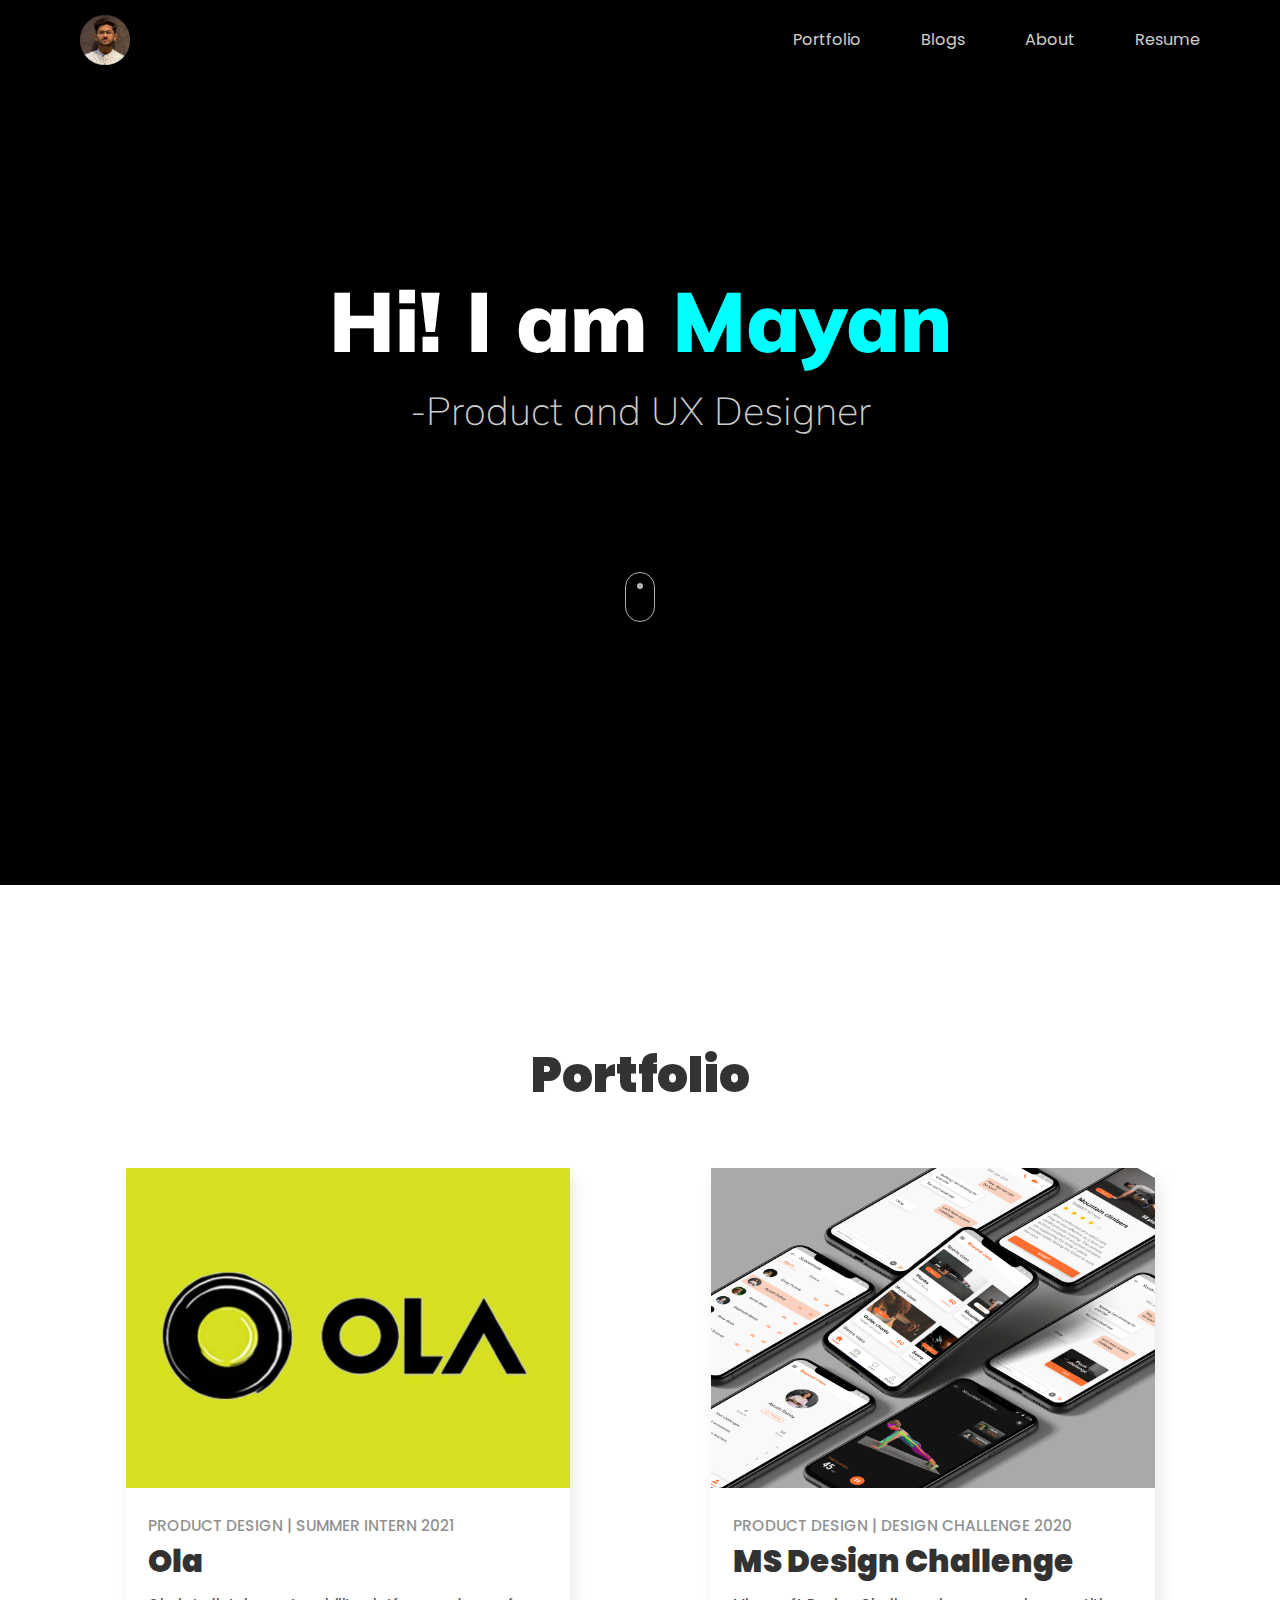
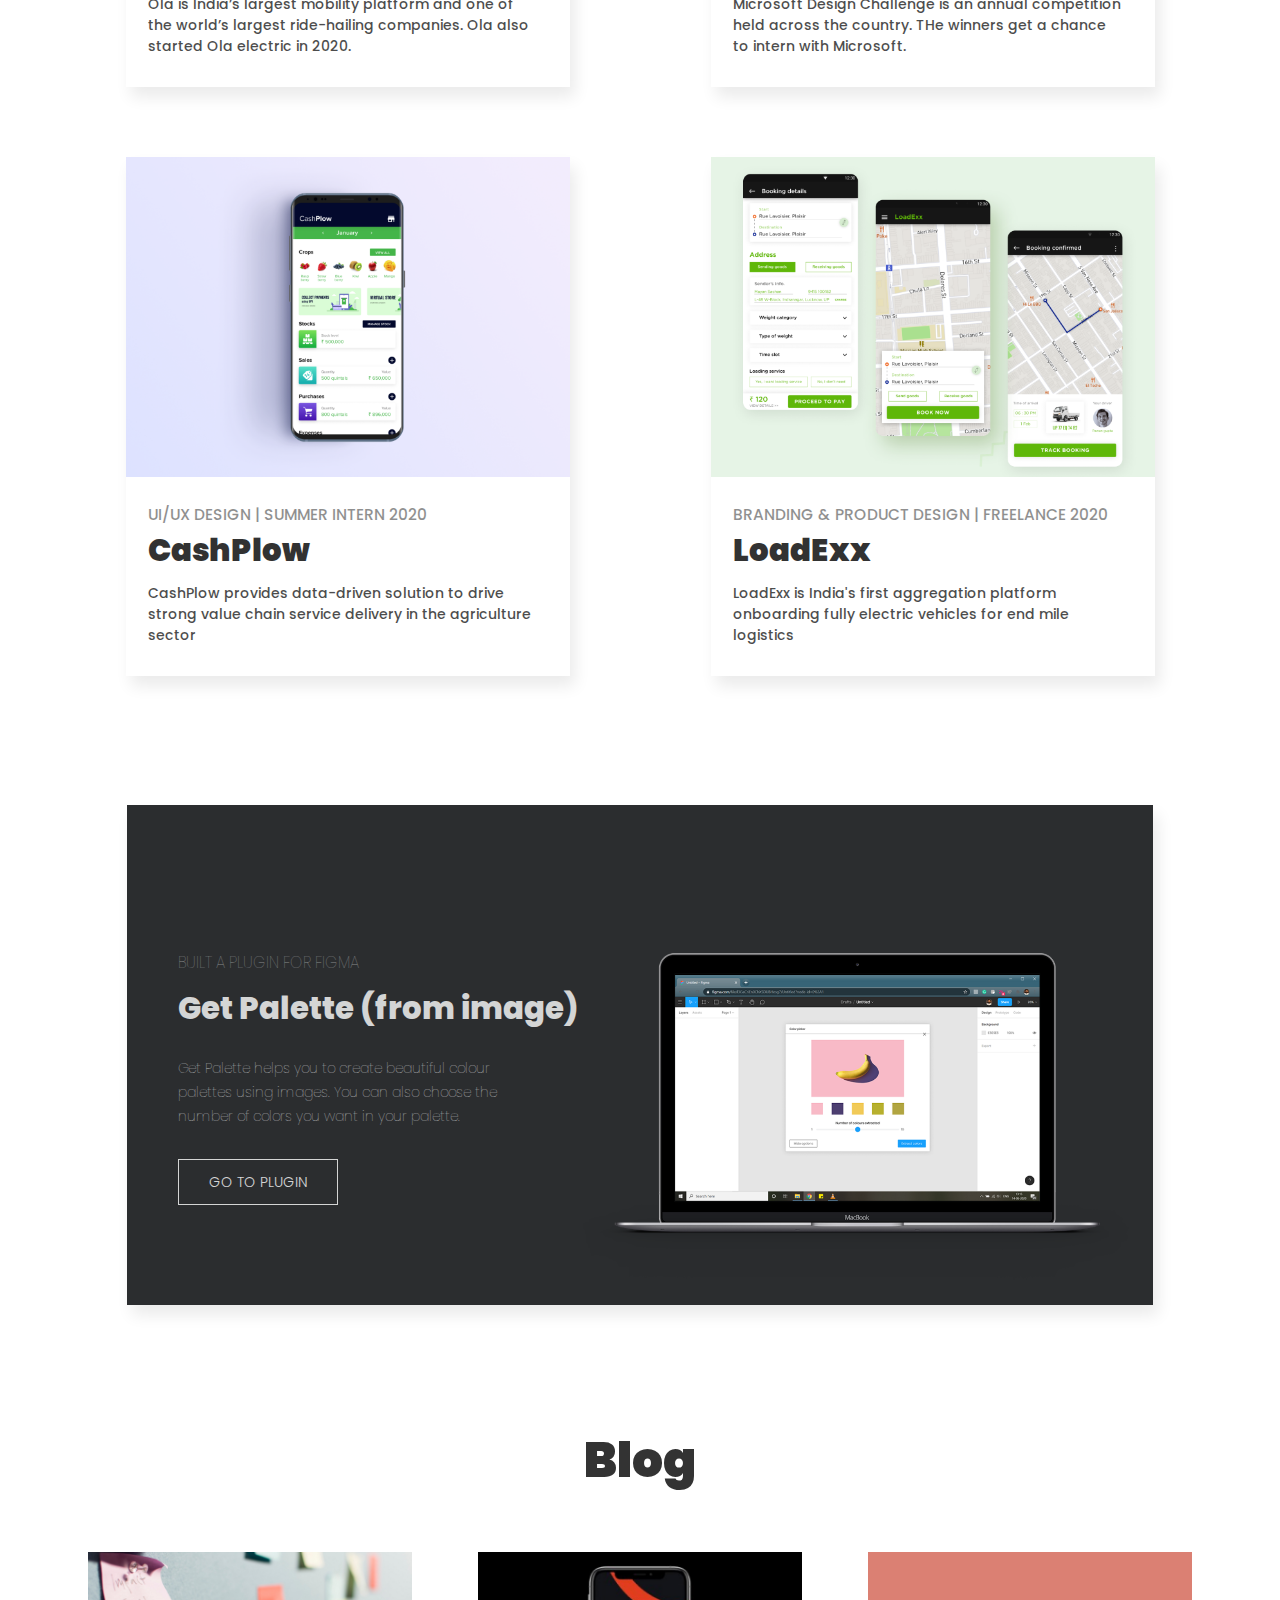
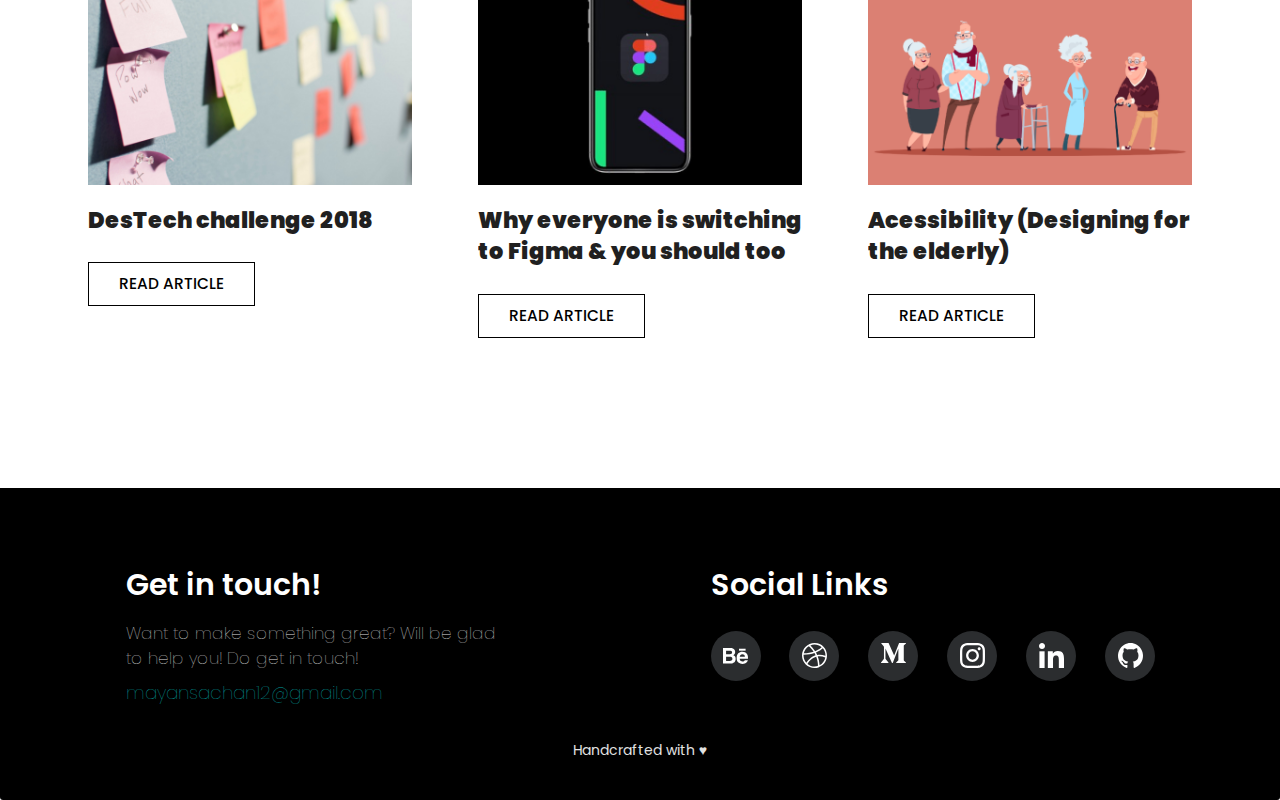
<file: index.html>
<!DOCTYPE html>
<html lang="en">
<head>
    <meta charset="UTF-8">
    <meta name="viewport" content="width=device-width, initial-scale=1.0">
    <meta http-equiv="X-UA-Compatible" content="ie=edge">
    <link href='https://fonts.googleapis.com/css?family=Poppins' rel='stylesheet'>
    <link href='https://fonts.googleapis.com/css?family=Montserrat' rel='stylesheet'>
    <link href='https://fonts.googleapis.com/css?family=Muli' rel='stylesheet'>
    <link rel="stylesheet" href="style.css">
    <link rel="stylesheet" href="https://maxcdn.bootstrapcdn.com/bootstrap/3.4.1/css/bootstrap.min.css">
    <script src="https://ajax.googleapis.com/ajax/libs/jquery/3.4.1/jquery.min.js"></script>
    <script src="https://maxcdn.bootstrapcdn.com/bootstrap/3.4.1/js/bootstrap.min.js"></script>
    <meta property="og:image" content="images/Preview.png">
    <script src="script.js"></script>
    <title>Mayan Sachan</title>
    <link rel="icon" href="images/Mask2.png" type="image/icon type">
</head>   
<body>
  <header>    
    <nav id="header-nav" class="navbar navbar-default">
      <div class="container">
        <div class="navbar-header">
          <a href="index.html" class="pull-left">
            <div id="logo-img"></div>
          </a>

          <button type="button" class="navbar-toggle collapsed" data-toggle="collapse" data-target="#collapsable-nav" aria-expanded="false">
            <span class="sr-only">Toggle navigation</span>
            <span class="icon-bar"></span>
            <span class="icon-bar"></span>
            <span class="icon-bar"></span>
            <!-- <span class="icon-bar"></span> -->
          </button>
        </div>
        
        <div id="collapsable-nav" class="collapse navbar-collapse">
           <ul id="nav-list" class="nav navbar-nav navbar-right">
            <li class="visible-xs">
              <a href="index.html" style="color: aqua; opacity: 1;"> Home</a>
            </li>
            <li>
              <a href="portfolio.html"><br class="hidden-xs"> Portfolio </a>
            </li>
            <li>
              <a href="blogs.html"><br class="hidden-xs"> Blogs </a>
            </li>
            <li>
              <a href="about.html"><br class="hidden-xs"> About </a>
            </li>
            <li>
              <a href="images/Resume.pdf" target="_blank"><br class="hidden-xs"> Resume </a>
            </li>
          </ul><!-- #nav-list -->
        </div><!-- .collapse .navbar-collapse -->
      </div><!-- .container -->
    </nav><!-- #header-nav -->
  </header>


  <div id="intro">
    <h1> Hi! I am <a href="about.html">Mayan</a> </h1> 
    <h2>-Product and UX Designer</h2>
    <!-- <h4>I am a self taught designer and a curious individual.
      I focus on creating meaningful experiences through my designs and positively impact people. I want to work towards improving user experience with the use of technology.
    </h4> -->
    <section id="scroll" class="demo">
      <a href="#main-content">
        <span></span>
      </a>
    </section>
  </div>

  <div id="main-content" class="container">
    
    <h3>Portfolio</h3>
    
    <div id="work" class="row">
      <div class="col-lg-6 col-md-6 col-sm-6 col-xs-12">
        <div id="DEcover" style="cursor: pointer;" onclick="location.href='ola.html';">
          <div class="image-wrapper">
          <a href="ola.html" id="DEphoto" > <img src="images/OLA.png" alt="photo" width="100%"> </a>
          </div>
            <span>
              <h5>PRODUCT DESIGN | SUMMER INTERN 2021</h5>
              <h2>Ola</h2> 
             <h6>Ola is India’s largest mobility platform and one of the world’s largest ride-hailing companies. Ola also started Ola electric in 2020.</h6>
            </span> 
        </div>
        
      </div>
      <div class="col-lg-6 col-md-6 col-sm-6 col-xs-12">
        <div id="PPcover" style="cursor: pointer;" onclick="location.href='msd.html';">
          <div class="image-wrapper">
          <a href="msd.html" id="DEphoto" > <img src="images/MSD.png" alt="photo" width="100%"> </a>
          </div>
            <span>
              <h5>PRODUCT DESIGN | DESIGN CHALLENGE 2020</h5>
              <h2>MS Design Challenge</h2> 
             <h6>Microsoft Design Challenge is an annual competition held across the country. THe winners get a chance to intern with Microsoft.</h6>
            </span>      
        </div>
      </div>
    </div><!-- End of #work -->
    
    <div id="work" class="row">
      <div class="col-lg-6 col-md-6 col-sm-6 col-xs-12">
        <div id="DEcover" style="cursor: pointer;" onclick="location.href='cashplow.html';">
          <div class="image-wrapper">
          <a href="cashplow.html" id="DEphoto" > <img src="images/CP.png" alt="photo" width="100%"> </a>
          </div>
            <span>
              <h5>UI/UX DESIGN | SUMMER INTERN 2020</h5>
              <h2>CashPlow</h2> 
             <h6>CashPlow provides data-driven solution to drive strong value chain service delivery in the agriculture sector</h6>
            </span>      
        </div>
      </div>
      <div class="col-lg-6 col-md-6 col-sm-6 col-xs-12">
        <div id="PPcover" style="cursor: pointer;" onclick="location.href='loadexx.html';">
          <div class="image-wrapper">
          <a href="loadexx.html" id="DEphoto" > <img src="images/LE.png" alt="photo" id="DE" width="100%"> </a>
          </div>
            <span>
              <h5>BRANDING & PRODUCT DESIGN | FREELANCE 2020</h5>
              <h2>LoadExx</h2> 
             <h6>LoadExx is India's first aggregation platform onboarding fully electric vehicles for end mile logistics</h6>
            </span>      
        </div>
      </div>

    </div><!-- End of #work -->


    <div id="work" class="row">
      <div class="col-lg-12 col-md-12 col-sm-12 col-xs-12">
        <div id="plugin">
            <span>
              <h5> BUILT A PLUGIN FOR FIGMA </h5>
              <h2 class="visible-sm visible-xs">Get Palette</h2>
              <h2 class="visible-lg visible-md">Get Palette (from image)</h2> 
             <h6>Get Palette helps you to create beautiful colour palettes using images.
              You can also choose the number of colors you want in your palette.
             </h6>
            <div id="CTA"> <a href="https://www.figma.com/community/plugin/866200342776340994/Get-Palette" target="_blank">GO TO PLUGIN</a> </div>  
            <img src="images/Plugin-xxs.png" style="width: 100%;" class="visible-xs">
          </span>  
        </div>
      </div>
    </div>

    <h3>Blog</h3>

    <div id="work" class="row">
      <div class="col-lg-4 col-md-6 col-sm-6 col-xs-12 visible-lg">
        <div id="blog">
          <div class="image-wrapper">
          <a href="https://medium.com/@mayansachan12/destech-challenge-2018-9c6d8731b0fb" id="DEphoto" > 
            <img src="images/Article_DesTech.jpg" alt="photo" id="DE" width="100%"> 
          </a>
          </div>
            <span>
              <h2>DesTech challenge 2018</h2> 
            </span>  
            <div id="CTA2"> <a href="https://medium.com/@mayansachan12/destech-challenge-2018-9c6d8731b0fb">READ ARTICLE</a> </div>     
        </div>
      </div>
      <div class="col-lg-4 col-md-6 col-sm-6 col-xs-12">
        <div id="blog">
          <div class="image-wrapper">
          <a href="https://medium.com/@mayansachan12/why-everyone-is-switching-to-figma-and-you-should-too-488b9d4e3044" id="DEphoto" > 
            <img src="images/Article_Figma.jpg" alt="photo" id="DE" width="100%"> 
          </a>
          </div>
            <span>
              <h2>Why everyone is switching to Figma & you should too</h2> 
            </span> 
            <div id="CTA2"> <a href="https://medium.com/@mayansachan12/why-everyone-is-switching-to-figma-and-you-should-too-488b9d4e3044">READ ARTICLE</a> </div>      
        </div>
      </div>
      <div class="col-lg-4 col-md-6 col-sm-6 col-xs-12">
        <div id="blog">
          <div class="image-wrapper">
          <a href="https://medium.com/@mayansachan12/accessibility-designing-for-the-elderly-3baeef76605b" id="DEphoto" > 
            <img src="images/Article_Acessibility.png" alt="photo" id="DE" width="100%"> 
          </a>
          </div>
            <span>
              <h2>Acessibility (Designing for the elderly)</h2> 
            </span>   
            <div id="CTA2"> <a href="https://medium.com/@mayansachan12/accessibility-designing-for-the-elderly-3baeef76605b">READ ARTICLE</a> </div>    
        </div>
      </div>
    </div><!-- End of #work -->

  </div><!-- End of #main-content -->

  <footer class="panel-footer">
    <div class="container">
      <div class="row">
        <div class="col-lg-6 col-md-6 col-sm-6 col-xs-12">
          <div id="talk">
            <h2>Get in touch!</h2><br>
            <p id="touch">
              Want to make something great? Will be glad to help you!
              Do get in touch!<br>
            <a href="mailto:mayansachan12@gmail.com">mayansachan12@gmail.com</a>
            </p>
            <hr class="visible-xs">
          </div>
        </div>
        <div class="col-lg-6 col-md-6 col-sm-6 col-xs-12">
          <div id="social">
            <h2>Social Links</h2><br>
            <div class="row">
              <div class="col-lg-2 col-md-2 col-sm-2 col-xs-2">
                <div id="behance">
                  <a href="https://www.behance.net/mayansach1206"> <img src="images/Behance.svg" alt="photo" id="Behance" width="100%"> </a>
                  <!-- <p>Behance</p> -->
                </div>
              </div>
              <div class="col-lg-2 col-md-2 col-sm-2 col-xs-2">
                <div id="dribbble">
                  <a href="https://dribbble.com/mayan12"> <img src="images/Dribbble.svg" alt="photo" id="Dribbble" width="100%"> </a>
                  <!-- <p>Dribbble</p> -->
                </div>
              </div>
              <div class="col-lg-2 col-md-2 col-sm-2 col-xs-2">
                <div id="medium">
                  <a href="https://medium.com/@mayansachan12"> <img src="images/Medium.svg" alt="photo" id="Medium" width="100%"> </a>
                  <!-- <p>Medium</p> -->
                </div>
              </div>
              <div class="col-lg-2 col-md-2 col-sm-2 col-xs-2">
                <div id="instagram">
                  <a href="https://www.instagram.com/mayan_without_a_k/"> <img src="images/Instagram.svg" alt="photo" id="Instagram" width="100%"> </a>
                  <!-- <p>Instagram</p> -->
                </div>
              </div>
              <div class="col-lg-2 col-md-2 col-sm-2 col-xs-2">
                <div id="linkedin">
                  <a href="https://www.linkedin.com/in/mayan-sachan-682a9214a/"> <img src="images/linkedin.svg" alt="photo" id="LinkedIn" width="100%"> </a>
                  <!-- <p>Linkedin</p> -->
                </div>
              </div>
              <div class="col-lg-2 col-md-2 col-sm-2 col-xs-2">
                <div id="github">
                  <a href="https://github.com/mayan-12"> <img src="images/Github.svg" alt="photo" id="Github" width="100%"> </a>
                  <!-- <p>Github</p> -->
                </div>
              </div>
            </div>
            <hr class="visible-xs">
          </div>
        </div>
      </div>
      <div class="text-center" style="margin-top: 15px; color: #e2e2e2; font-family: 'Poppins',sans-serif; font-size: 1em;">Handcrafted with ♥</div>
    </div>
  </footer>

</body>
</html>
</file>
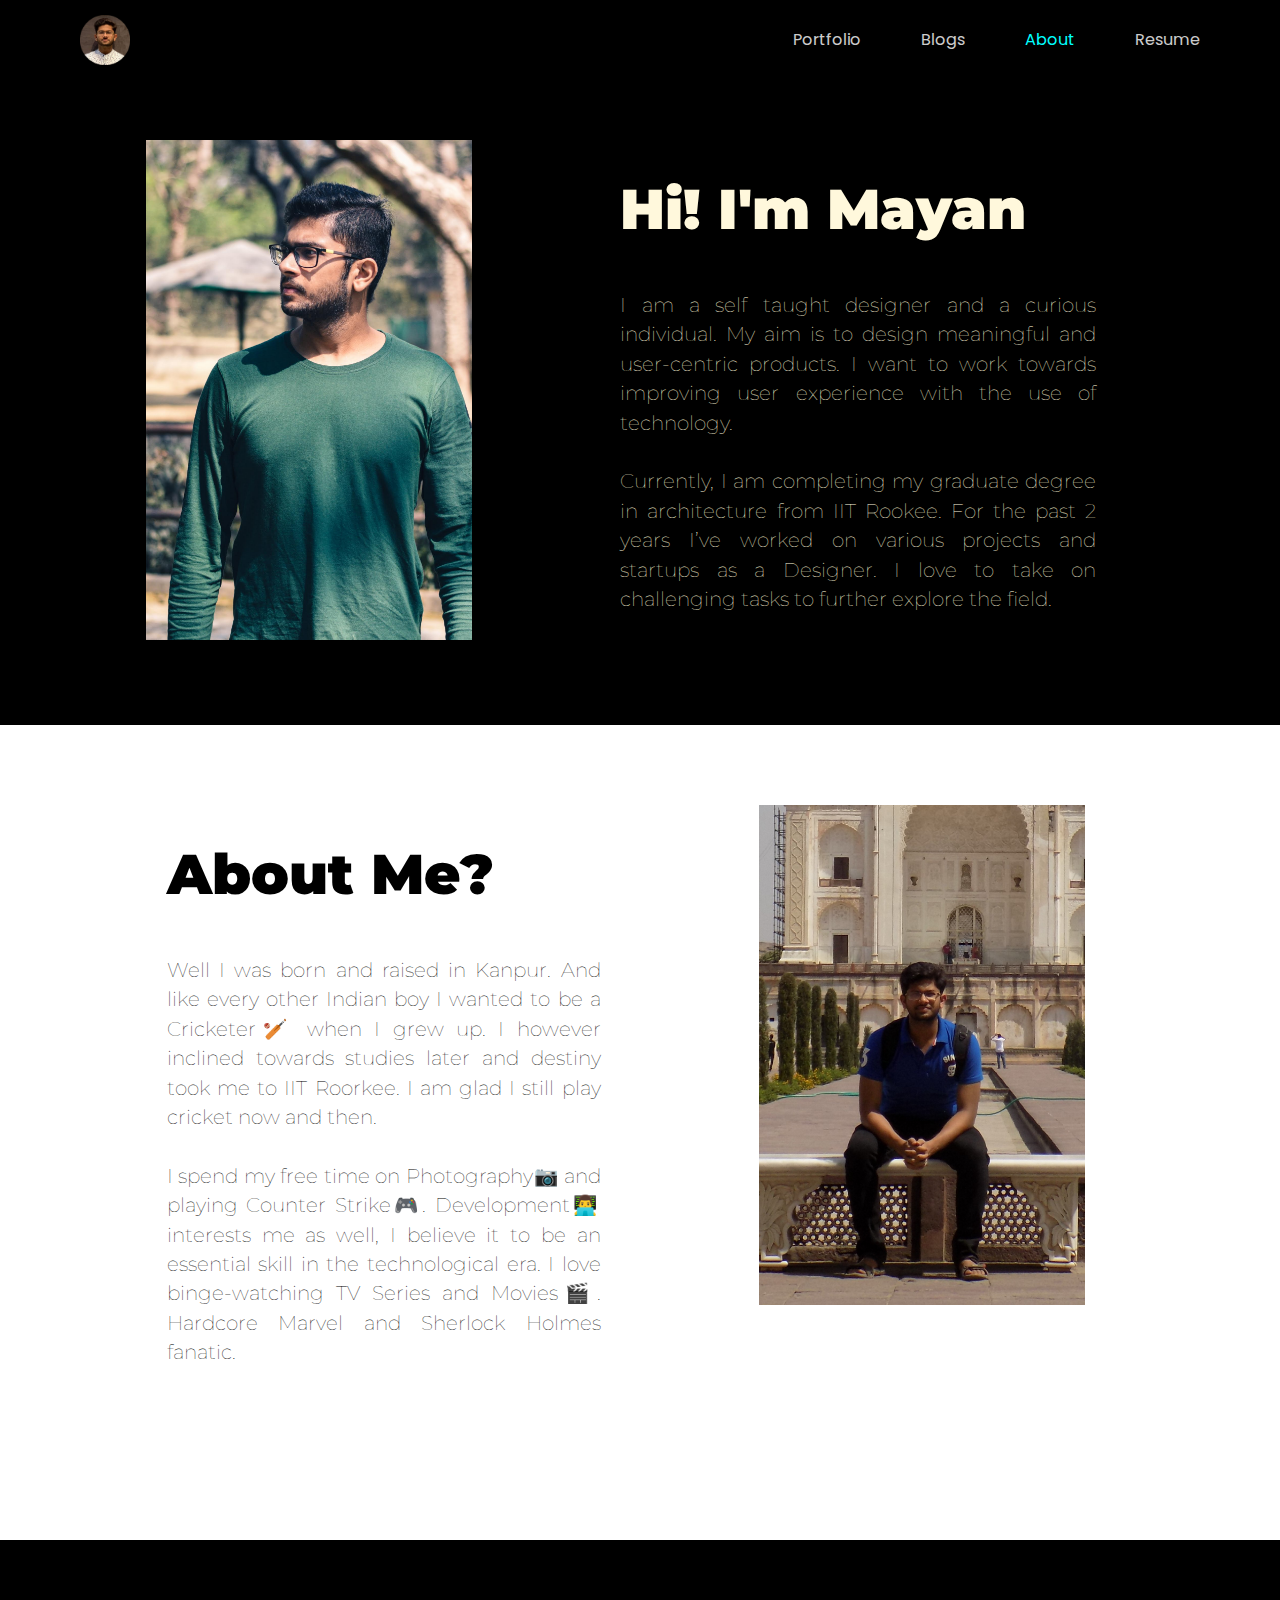
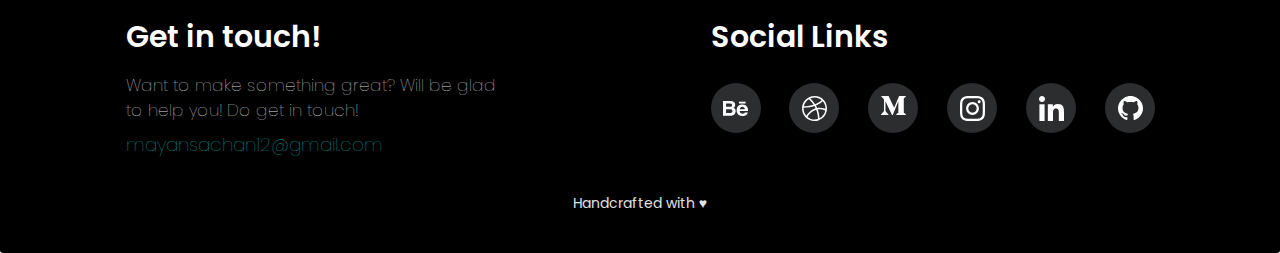
<file: about.html>
<!DOCTYPE html>
<html lang="en">
<head>
    <meta charset="UTF-8">
    <meta name="viewport" content="width=device-width, initial-scale=1.0">
    <meta http-equiv="X-UA-Compatible" content="ie=edge">
    <link href='https://fonts.googleapis.com/css?family=Poppins' rel='stylesheet'>
    <link href='https://fonts.googleapis.com/css?family=Montserrat' rel='stylesheet'>
    <link rel="stylesheet" href="style.css">
    <link rel="stylesheet" href="https://maxcdn.bootstrapcdn.com/bootstrap/3.4.1/css/bootstrap.min.css">
    <script src="https://ajax.googleapis.com/ajax/libs/jquery/3.4.1/jquery.min.js"></script>
    <script src="https://maxcdn.bootstrapcdn.com/bootstrap/3.4.1/js/bootstrap.min.js"></script>
    <script src="script.js"></script>
    <title>Mayan Sachan</title>
    <link rel="icon" href="images/Mask2.png" type="image/icon type">
</head>
<body>
    <header>    
        <nav id="header-nav" class="navbar navbar-default">
            <div class="container">
            <div class="navbar-header">
                <a href="index.html" class="pull-left">
                <div id="logo-img"></div>
                </a>

                <button type="button" class="navbar-toggle collapsed" data-toggle="collapse" data-target="#collapsable-nav" aria-expanded="false">
                <span class="sr-only">Toggle navigation</span>
                <span class="icon-bar"></span>
                <span class="icon-bar"></span>
                <span class="icon-bar"></span>
                <!-- <span class="icon-bar"></span> -->
                </button>
            </div>
            
            <div id="collapsable-nav" class="collapse navbar-collapse">
                <ul id="nav-list" class="nav navbar-nav navbar-right">
                <li class="visible-xs">
                    <a href="index.html"> Home</a>
                </li>
                <li>
                    <a href="portfolio.html"><br class="hidden-xs"> Portfolio </a>
                </li>
                <li>
                    <a href="blogs.html"><br class="hidden-xs"> Blogs </a>
                </li>
                <li>
                    <a href="about.html" style="color: aqua; opacity: 1;"><br class="hidden-xs"> About </a>
                </li>
                <li>
                    <a href="images/Resume.pdf" target="_blank"><br class="hidden-xs"> Resume </a>
                </li>
                </ul><!-- #nav-list -->
            </div><!-- .collapse .navbar-collapse -->
            </div><!-- .container -->
        </nav><!-- #header-nav -->
        </header>

    <div id="about">
        <div id="work" class="row">
            <div class="col-lg-4 col-md-4 col-sm-12 col-xs-12">
                <div id="profile" class="container">
                <span>
                </span></div>
            </div>
            <div class="col-lg-8 col-md-8 col-sm-12 col-xs-12">
                <div id="explain" class="container">
                <span>
                 <h2>Hi! I'm Mayan</h2> 
                 <br> <br>
                 <p>
                    I am a self taught designer and a curious individual.
                    My aim is to design meaningful and user-centric products. 
                    I want to work towards improving user experience with the use of technology.
                    <br> <br>
                    Currently, I am completing my graduate degree in  architecture from IIT Rookee. 
                    For the past 2 years I’ve worked on various projects and startups as a Designer. 
                    I love to take on challenging tasks to further explore the field.
                 </p>
                </span>
                </div>
            </div>
        </div>
    </div><!-- End of #about -->


    <div id="about2">
        <div id="work" class="row">
            <div class="col-lg-8 col-md-8 col-sm-12 col-xs-12">
                <div id="explain2" class="container">
                <span>
                 <h2>About Me?</h2>
                 <br> <br>
                 <p>
                    Well I was born and raised in Kanpur.
                    And like every other Indian boy I wanted to be a Cricketer🏏 when I grew up.
                    I however inclined towards studies later and destiny took me to IIT Roorkee. 
                    I am glad I still play cricket now and then.
                    <br> <br>
                    I spend my free time on Photography📷 and playing Counter Strike🎮.
                    Development👨‍💻 interests me as well, I believe it to be an essential skill in the technological era.
                    I love binge-watching TV Series and Movies🎬. Hardcore Marvel and Sherlock Holmes fanatic.
                 </p>
                </span>
                </div>
            </div>
            <div class="col-lg-4 col-md-4 col-sm-12 col-xs-12">
                <div id="profile2" class="container">
                <span>
                </span></div>
            </div>
        </div>
    </div><!-- End of #about -->

    <footer class="panel-footer">
        <div class="container">
            <div class="row">
            <div class="col-lg-6 col-md-6 col-sm-6 col-xs-12">
                <div id="talk">
                <h2>Get in touch!</h2><br>
                <p id="touch">
                    Want to make something great? Will be glad to help you!
                    Do get in touch!<br>
                <a href="mailto:mayansachan12@gmail.com">mayansachan12@gmail.com</a>
                </p>
                <hr class="visible-xs">
                </div>
            </div>
            <div class="col-lg-6 col-md-6 col-sm-6 col-xs-12">
                <div id="social">
                <h2>Social Links</h2><br>
                <div class="row">
                    <div class="col-lg-2 col-md-2 col-sm-2 col-xs-2">
                    <div id="behance">
                        <a href="https://www.behance.net/mayansach1206"> <img src="images/Behance.svg" alt="photo" id="Behance" width="100%"> </a>
                        <!-- <p>Behance</p> -->
                    </div>
                    </div>
                    <div class="col-lg-2 col-md-2 col-sm-2 col-xs-2">
                    <div id="dribbble">
                        <a href="https://dribbble.com/mayan12"> <img src="images/Dribbble.svg" alt="photo" id="Dribbble" width="100%"> </a>
                        <!-- <p>Dribbble</p> -->
                    </div>
                    </div>
                    <div class="col-lg-2 col-md-2 col-sm-2 col-xs-2">
                    <div id="medium">
                        <a href="https://medium.com/@mayansachan12"> <img src="images/Medium.svg" alt="photo" id="Medium" width="100%"> </a>
                        <!-- <p>Medium</p> -->
                    </div>
                    </div>
                    <div class="col-lg-2 col-md-2 col-sm-2 col-xs-2">
                    <div id="instagram">
                        <a href="https://www.instagram.com/mayan_without_a_k/"> <img src="images/Instagram.svg" alt="photo" id="Instagram" width="100%"> </a>
                        <!-- <p>Instagram</p> -->
                    </div>
                    </div>
                    <div class="col-lg-2 col-md-2 col-sm-2 col-xs-2">
                    <div id="linkedin">
                        <a href="https://www.linkedin.com/in/mayan-sachan-682a9214a/"> <img src="images/linkedin.svg" alt="photo" id="LinkedIn" width="100%"> </a>
                        <!-- <p>Linkedin</p> -->
                    </div>
                    </div>
                    <div class="col-lg-2 col-md-2 col-sm-2 col-xs-2">
                    <div id="github">
                        <a href="https://github.com/mayan-12"> <img src="images/Github.svg" alt="photo" id="Github" width="100%"> </a>
                        <!-- <p>Github</p> -->
                    </div>
                    </div>
                </div>
                <hr class="visible-xs">
                </div>
            </div>
            </div>
            <div class="text-center" style="margin-top: 15px; color: #e2e2e2; font-family: 'Poppins',sans-serif; font-size: 1em;">Handcrafted with ♥</div>
        </div>
        </footer>
</body>
</html>
</file>
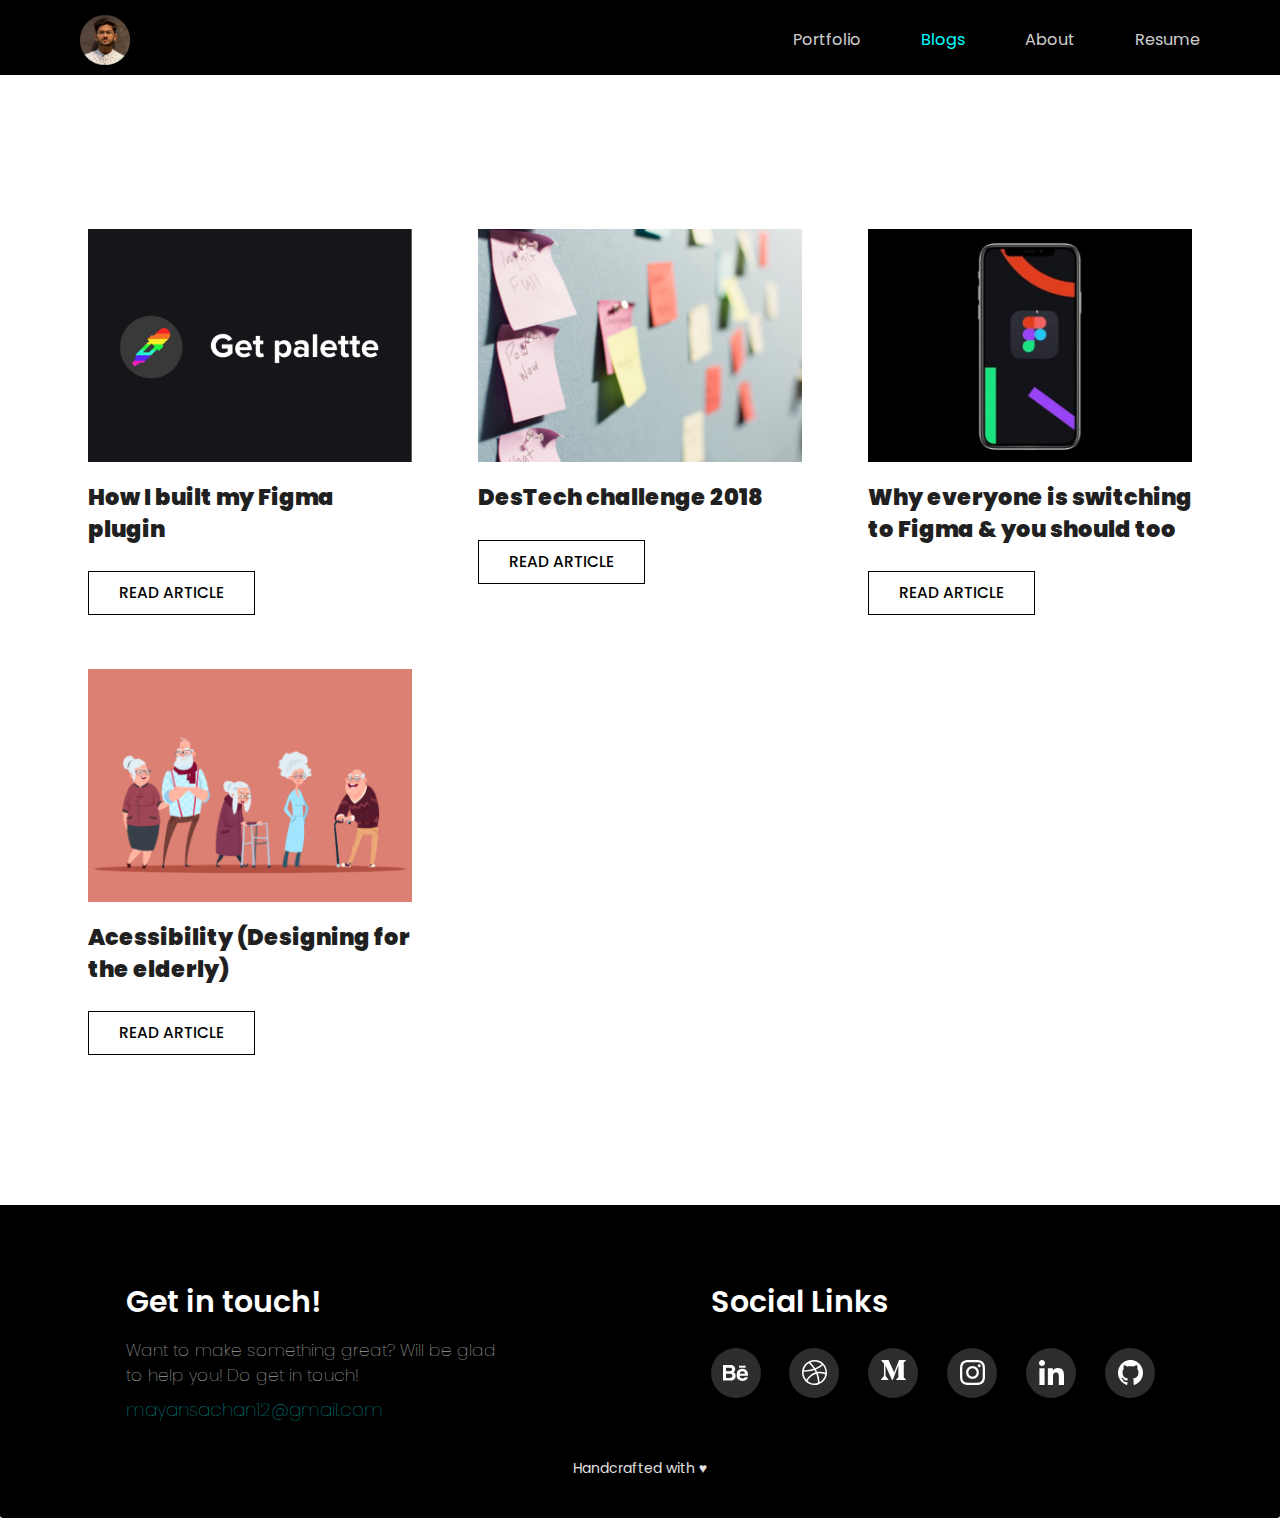
<file: blogs.html>
<!DOCTYPE html>
<html lang="en">
<head>
    <meta charset="UTF-8">
    <meta name="viewport" content="width=device-width, initial-scale=1.0">
    <meta http-equiv="X-UA-Compatible" content="ie=edge">
    <link href='https://fonts.googleapis.com/css?family=Poppins' rel='stylesheet'>
    <link href='https://fonts.googleapis.com/css?family=Montserrat' rel='stylesheet'>
    <link rel="stylesheet" href="style.css">
    <link rel="stylesheet" href="https://maxcdn.bootstrapcdn.com/bootstrap/3.4.1/css/bootstrap.min.css">
    <script src="https://ajax.googleapis.com/ajax/libs/jquery/3.4.1/jquery.min.js"></script>
    <script src="https://maxcdn.bootstrapcdn.com/bootstrap/3.4.1/js/bootstrap.min.js"></script>
    <script src="script.js"></script>
    <title>Mayan Sachan</title>
    <link rel="icon" href="images/Mask2.png" type="image/icon type">
</head>
<body>
  <header style="margin-bottom: 100px;">    
    <nav id="header-nav" class="navbar navbar-default">
      <div class="container">
        <div class="navbar-header">
          <a href="index.html" class="pull-left">
            <div id="logo-img"></div>
          </a>

          <button type="button" class="navbar-toggle collapsed" data-toggle="collapse" data-target="#collapsable-nav" aria-expanded="false">
            <span class="sr-only">Toggle navigation</span>
            <span class="icon-bar"></span>
            <span class="icon-bar"></span>
            <span class="icon-bar"></span>
            <!-- <span class="icon-bar"></span> -->
          </button>
        </div>
        
        <div id="collapsable-nav" class="collapse navbar-collapse">
           <ul id="nav-list" class="nav navbar-nav navbar-right">
            <li class="visible-xs">
              <a href="index.html"> Home</a>
            </li>
            <li>
              <a href="portfolio.html"><br class="hidden-xs"> Portfolio </a>
            </li>
            <li>
              <a href="blogs.html" style="color: aqua; opacity: 1;"><br class="hidden-xs"> Blogs </a>
            </li>
            <li>
              <a href="about.html"><br class="hidden-xs"> About </a>
            </li>
            <li>
              <a href="images/Resume.pdf" target="_blank"><br class="hidden-xs"> Resume </a>
            </li>
          </ul><!-- #nav-list -->
        </div><!-- .collapse .navbar-collapse -->
      </div><!-- .container -->
    </nav><!-- #header-nav -->
  </header>


  <div id="main-content" class="container">

    <div id="work" class="row">
      <div class="col-lg-4 col-md-6 col-sm-6 col-xs-12">
        <div id="blog">
          <div class="image-wrapper">
          <a href="https://uxplanet.org/how-i-built-my-figma-plugin-d9a81ff2eb66" id="DEphoto" > 
            <img src="images/Get_Palette.png" alt="photo" id="DE" width="100%"> 
        </a>    
          </div>
            <span>
              <h2>How I built my Figma plugin</h2> 
            </span>  
            <div id="CTA2"> <a href="https://uxplanet.org/how-i-built-my-figma-plugin-d9a81ff2eb66">READ ARTICLE</a> </div>     
        </div>
      </div>
      <div class="col-lg-4 col-md-6 col-sm-6 col-xs-12">
        <div id="blog">
          <div class="image-wrapper">
          <a href="https://medium.com/@mayansachan12/destech-challenge-2018-9c6d8731b0fb" id="DEphoto" > 
            <img src="images/Article_DesTech.jpg" alt="photo" id="DE" width="100%"> 
          </a>
          </div>
            <span>
              <h2>DesTech challenge 2018</h2> 
            </span>  
            <div id="CTA2"> <a href="https://medium.com/@mayansachan12/destech-challenge-2018-9c6d8731b0fb">READ ARTICLE</a> </div>     
        </div>
      </div>
      <div class="col-lg-4 col-md-6 col-sm-6 col-xs-12">
        <div id="blog">
          <div class="image-wrapper">
          <a href="https://medium.com/@mayansachan12/why-everyone-is-switching-to-figma-and-you-should-too-488b9d4e3044" id="DEphoto" > 
            <img src="images/Article_Figma.jpg" alt="photo" id="DE" width="100%"> 
          </a>
          </div>
            <span>
              <h2>Why everyone is switching to Figma & you should too</h2> 
            </span> 
            <div id="CTA2"> <a href="https://medium.com/@mayansachan12/why-everyone-is-switching-to-figma-and-you-should-too-488b9d4e3044">READ ARTICLE</a> </div>      
        </div>
      </div>
    </div><!-- End of #work -->

    <div id="work" class="row">
      <div class="col-lg-4 col-md-6 col-sm-6 col-xs-12">
        <div id="blog">
          <div class="image-wrapper">
          <a href="https://medium.com/@mayansachan12/accessibility-designing-for-the-elderly-3baeef76605b" id="DEphoto" > 
            <img src="images/Article_Acessibility.png" alt="photo" id="DE" width="100%"> 
          </a>
          </div>
            <span>
              <h2>Acessibility (Designing for the elderly)</h2> 
            </span>   
            <div id="CTA2"> <a href="https://medium.com/@mayansachan12/accessibility-designing-for-the-elderly-3baeef76605b">READ ARTICLE</a> </div>    
        </div>
      </div>
    </div><!-- End of #work -->

  </div><!-- End of #main-content -->

  <footer class="panel-footer">
    <div class="container">
      <div class="row">
        <div class="col-lg-6 col-md-6 col-sm-6 col-xs-12">
          <div id="talk">
            <h2>Get in touch!</h2><br>
            <p id="touch">
              Want to make something great? Will be glad to help you!
              Do get in touch!<br>
            <a href="mailto:mayansachan12@gmail.com">mayansachan12@gmail.com</a>
            </p>
            <hr class="visible-xs">
          </div>
        </div>
        <div class="col-lg-6 col-md-6 col-sm-6 col-xs-12">
          <div id="social">
            <h2>Social Links</h2><br>
            <div class="row">
              <div class="col-lg-2 col-md-2 col-sm-2 col-xs-2">
                <div id="behance">
                  <a href="https://www.behance.net/mayansach1206"> <img src="images/Behance.svg" alt="photo" id="Behance" width="100%"> </a>
                  <!-- <p>Behance</p> -->
                </div>
              </div>
              <div class="col-lg-2 col-md-2 col-sm-2 col-xs-2">
                <div id="dribbble">
                  <a href="https://dribbble.com/mayan12"> <img src="images/Dribbble.svg" alt="photo" id="Dribbble" width="100%"> </a>
                  <!-- <p>Dribbble</p> -->
                </div>
              </div>
              <div class="col-lg-2 col-md-2 col-sm-2 col-xs-2">
                <div id="medium">
                  <a href="https://medium.com/@mayansachan12"> <img src="images/Medium.svg" alt="photo" id="Medium" width="100%"> </a>
                  <!-- <p>Medium</p> -->
                </div>
              </div>
              <div class="col-lg-2 col-md-2 col-sm-2 col-xs-2">
                <div id="instagram">
                  <a href="https://www.instagram.com/mayan_without_a_k/"> <img src="images/Instagram.svg" alt="photo" id="Instagram" width="100%"> </a>
                  <!-- <p>Instagram</p> -->
                </div>
              </div>
              <div class="col-lg-2 col-md-2 col-sm-2 col-xs-2">
                <div id="linkedin">
                  <a href="https://www.linkedin.com/in/mayan-sachan-682a9214a/"> <img src="images/linkedin.svg" alt="photo" id="LinkedIn" width="100%"> </a>
                  <!-- <p>Linkedin</p> -->
                </div>
              </div>
              <div class="col-lg-2 col-md-2 col-sm-2 col-xs-2">
                <div id="github">
                  <a href="https://github.com/mayan-12"> <img src="images/Github.svg" alt="photo" id="Github" width="100%"> </a>
                  <!-- <p>Github</p> -->
                </div>
              </div>
            </div>
            <hr class="visible-xs">
          </div>
        </div>
      </div>
      <div class="text-center" style="margin-top: 15px; color: #e2e2e2; font-family: 'Poppins',sans-serif; font-size: 1em;">Handcrafted with ♥</div>
    </div>
  </footer>

</body>
</html>
</file>
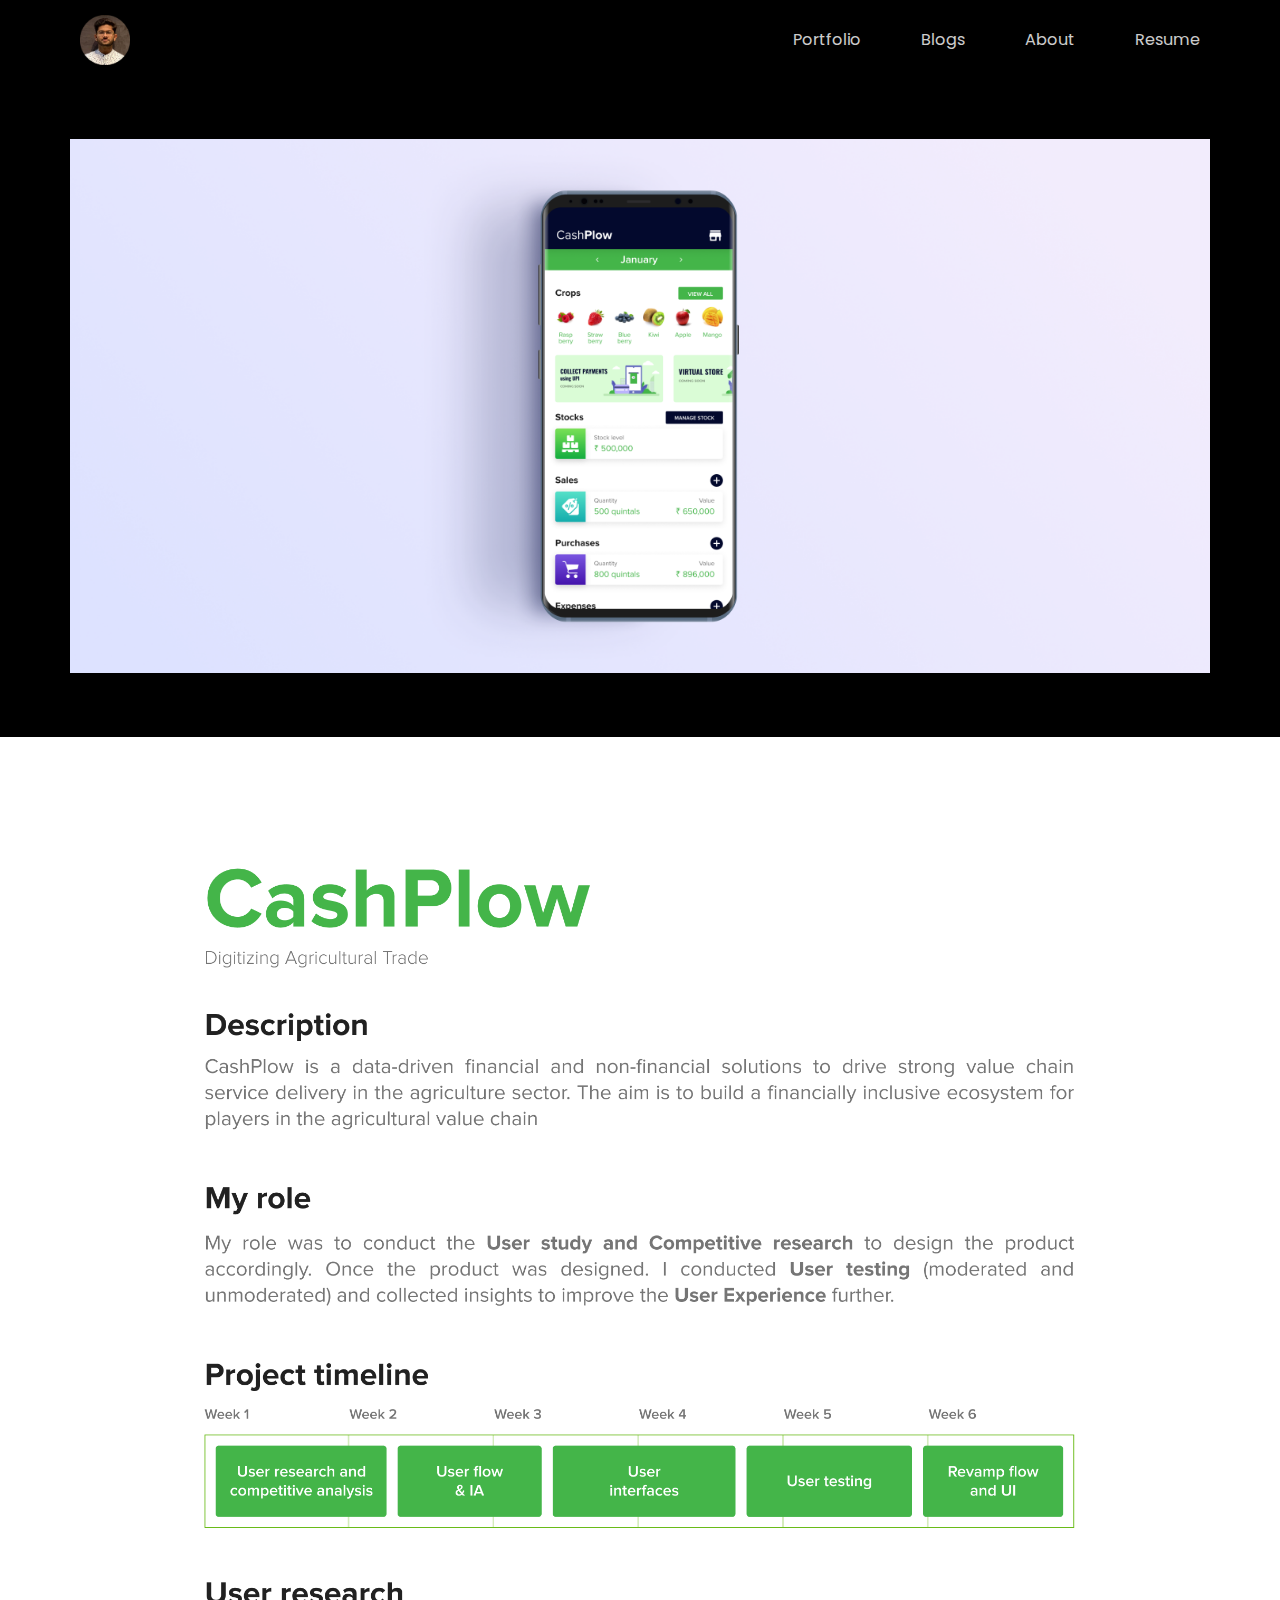
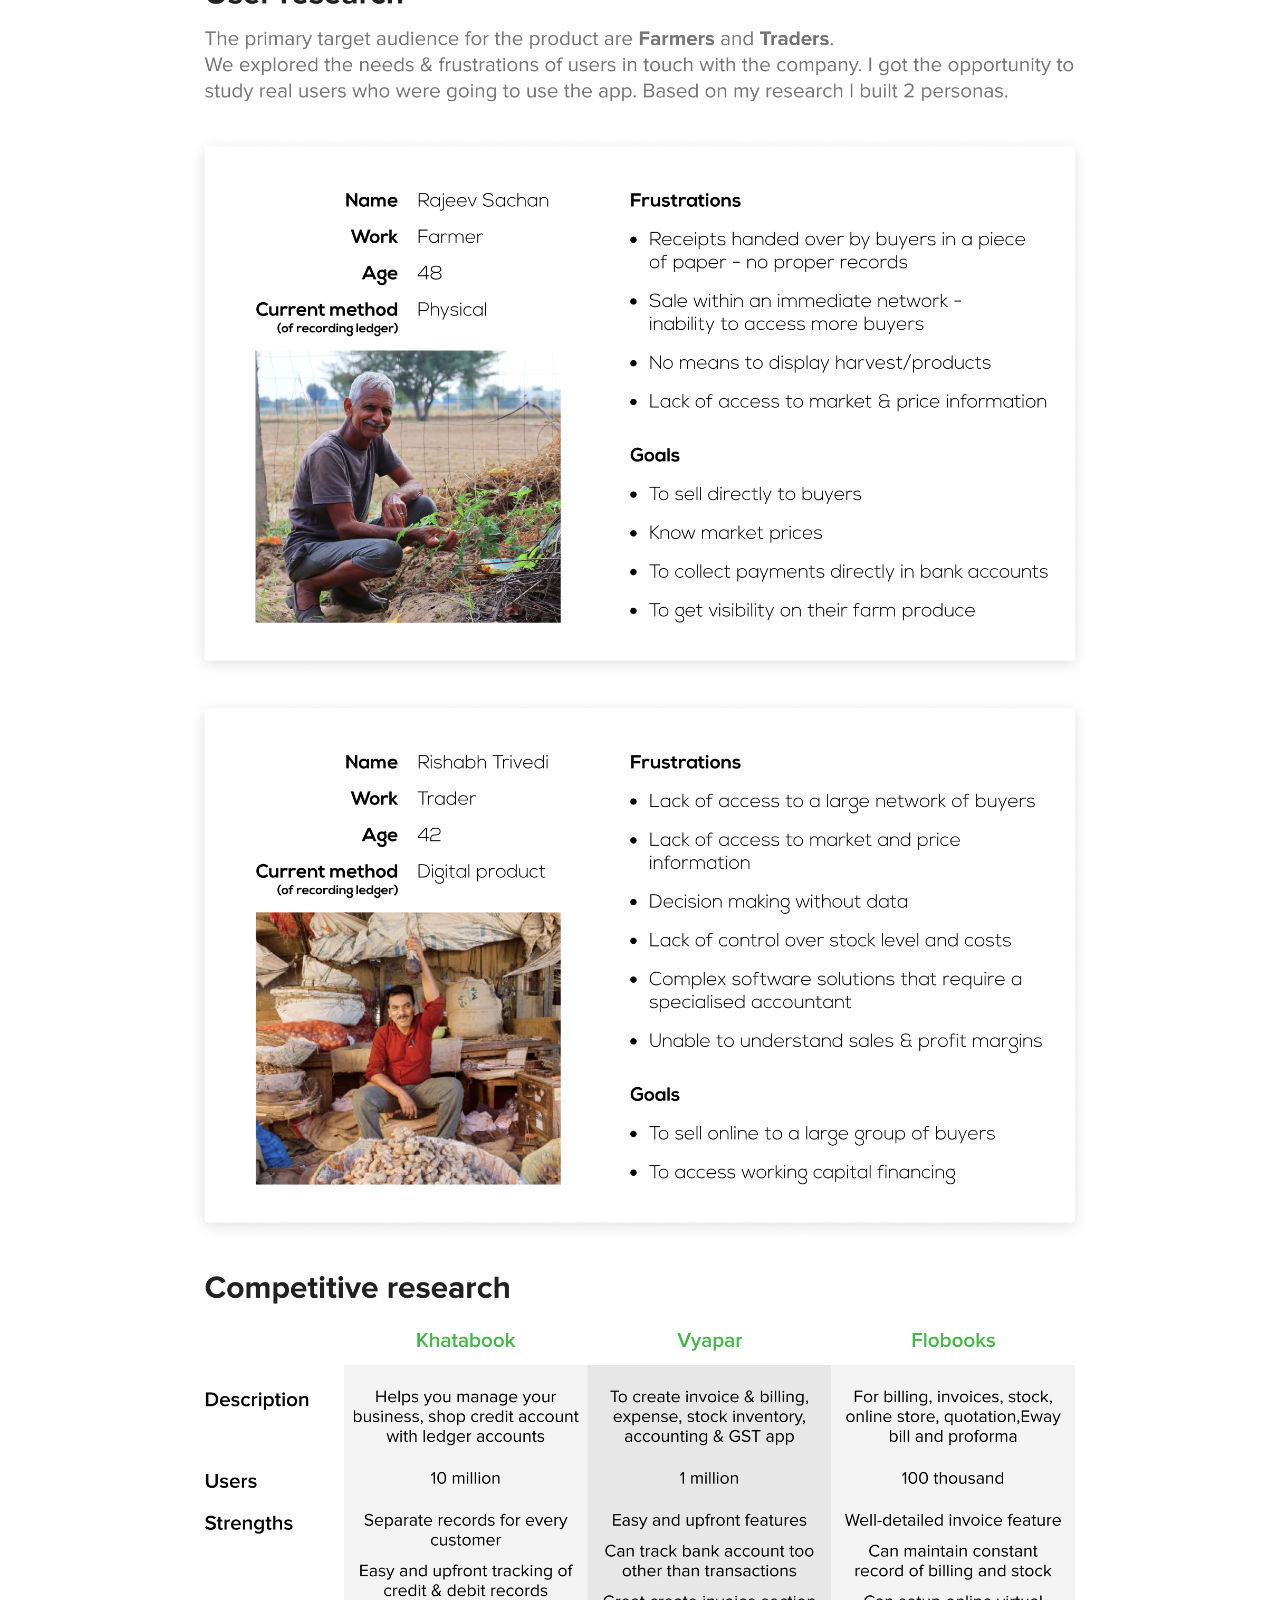
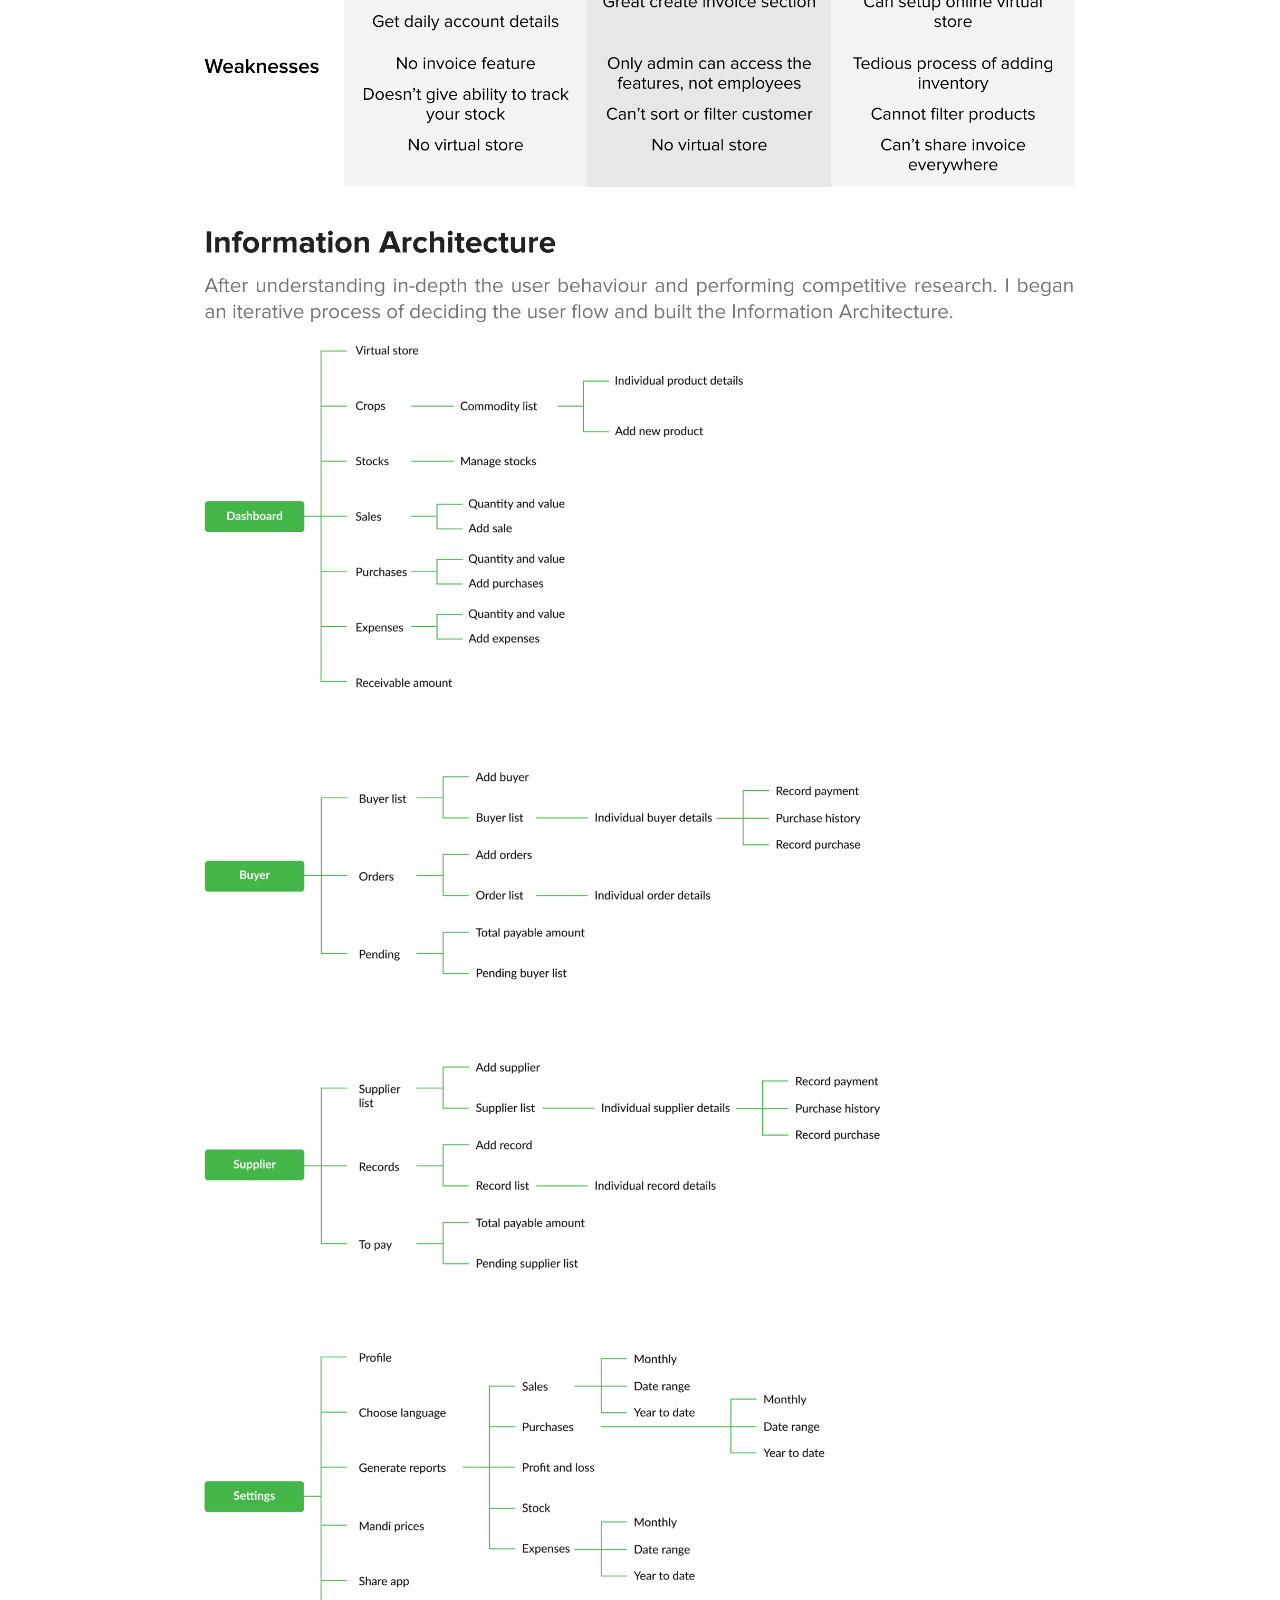
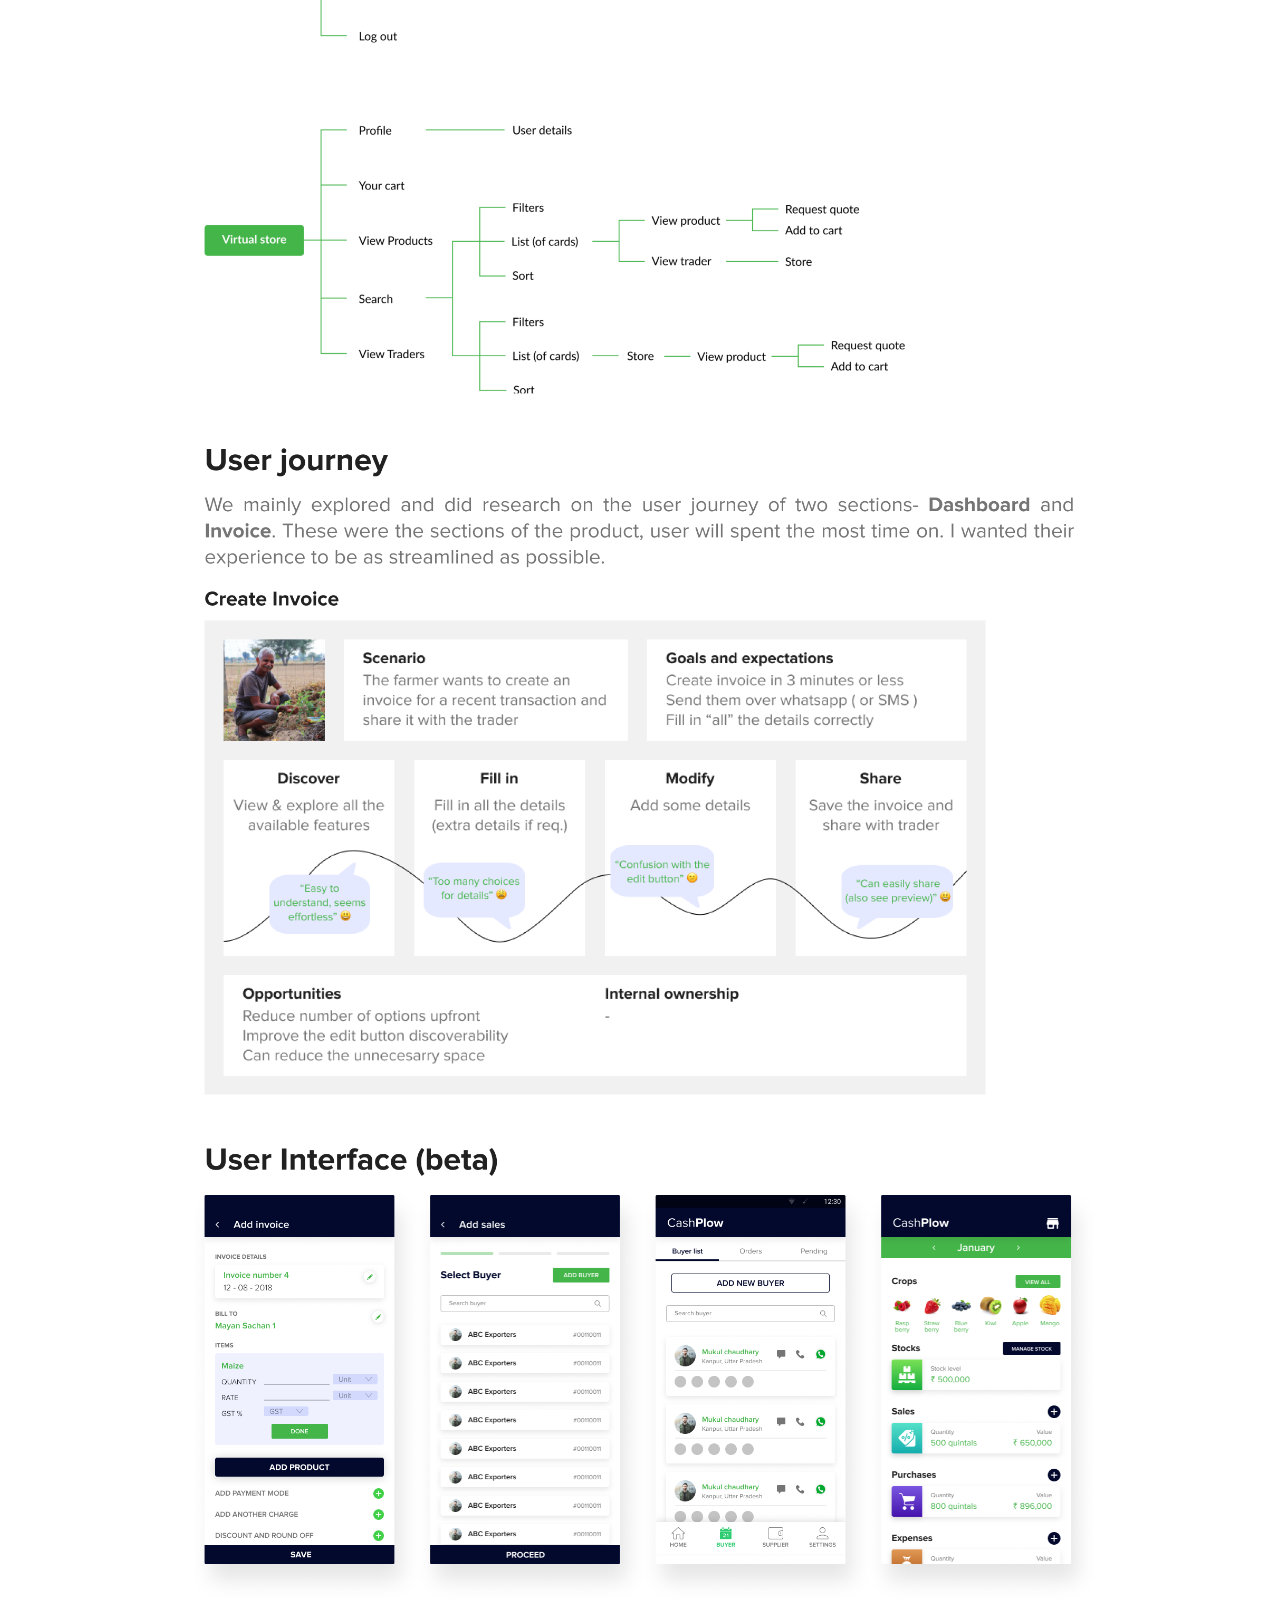
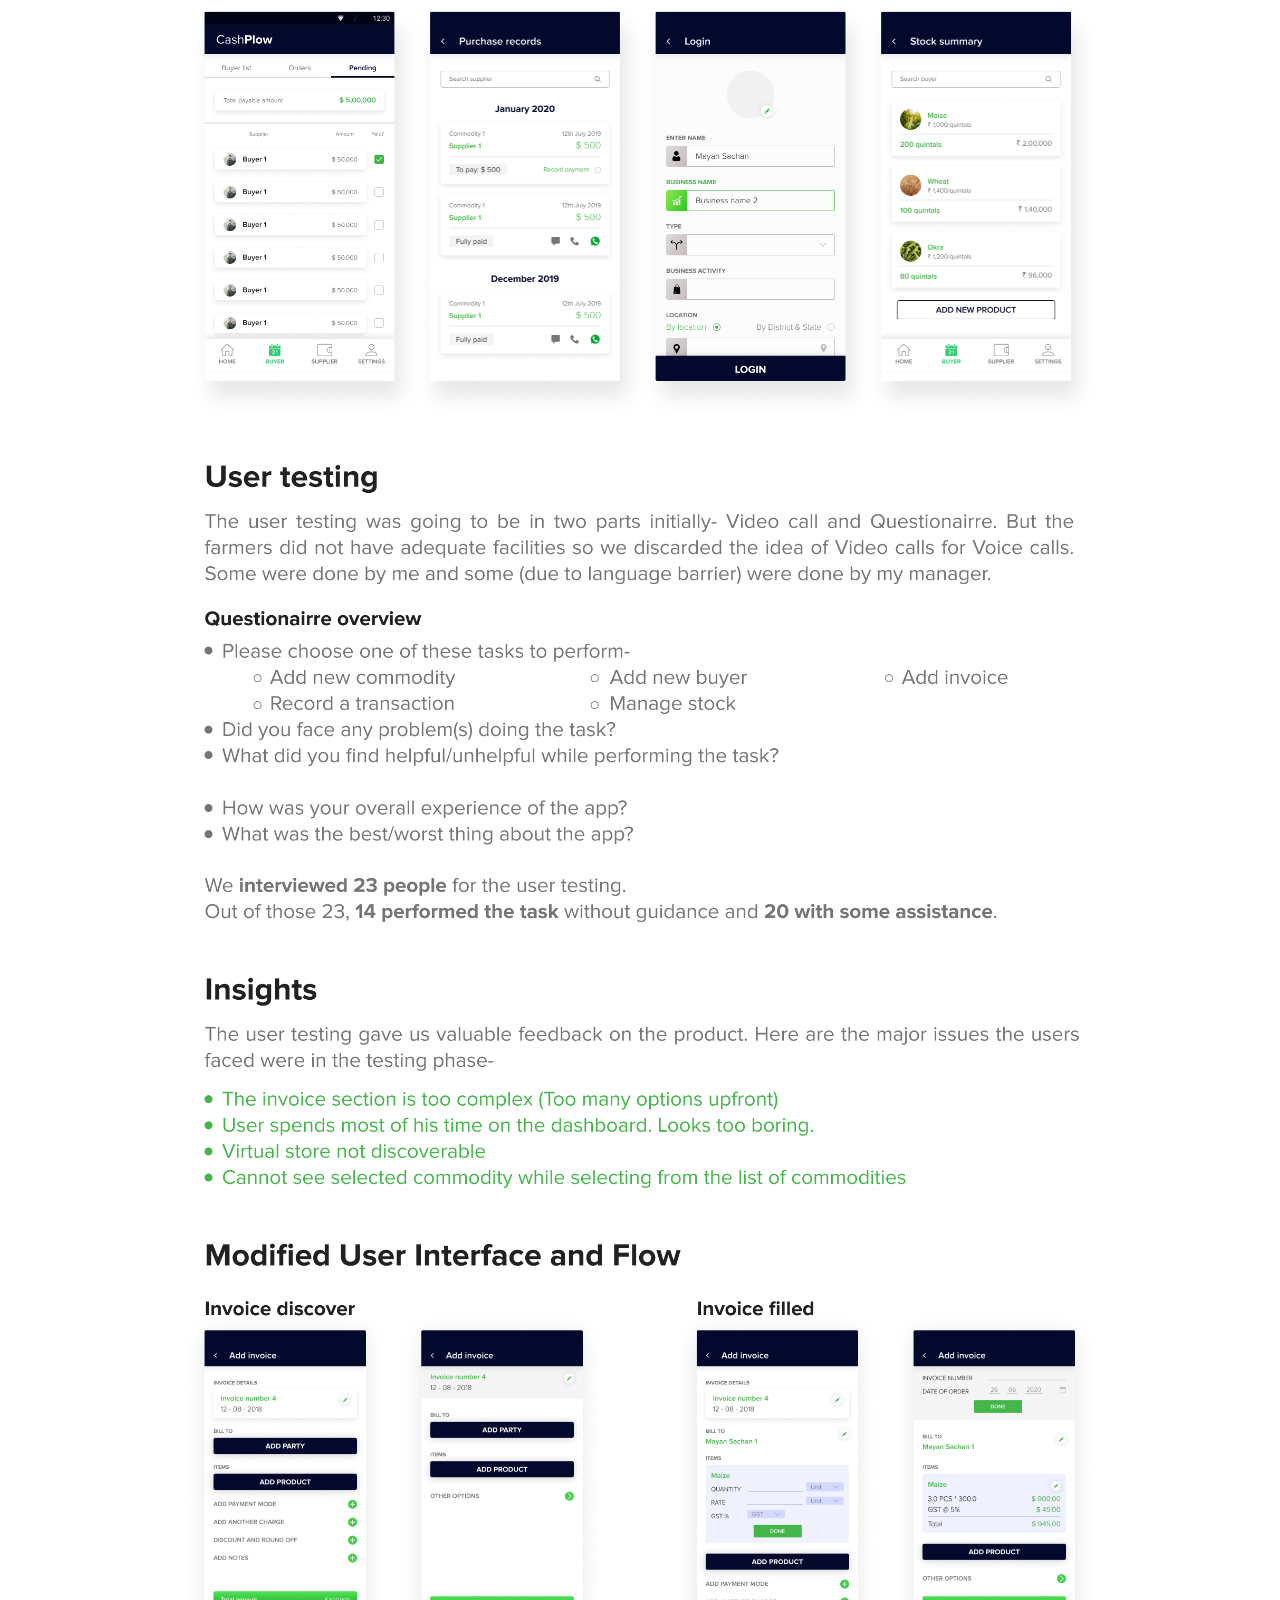
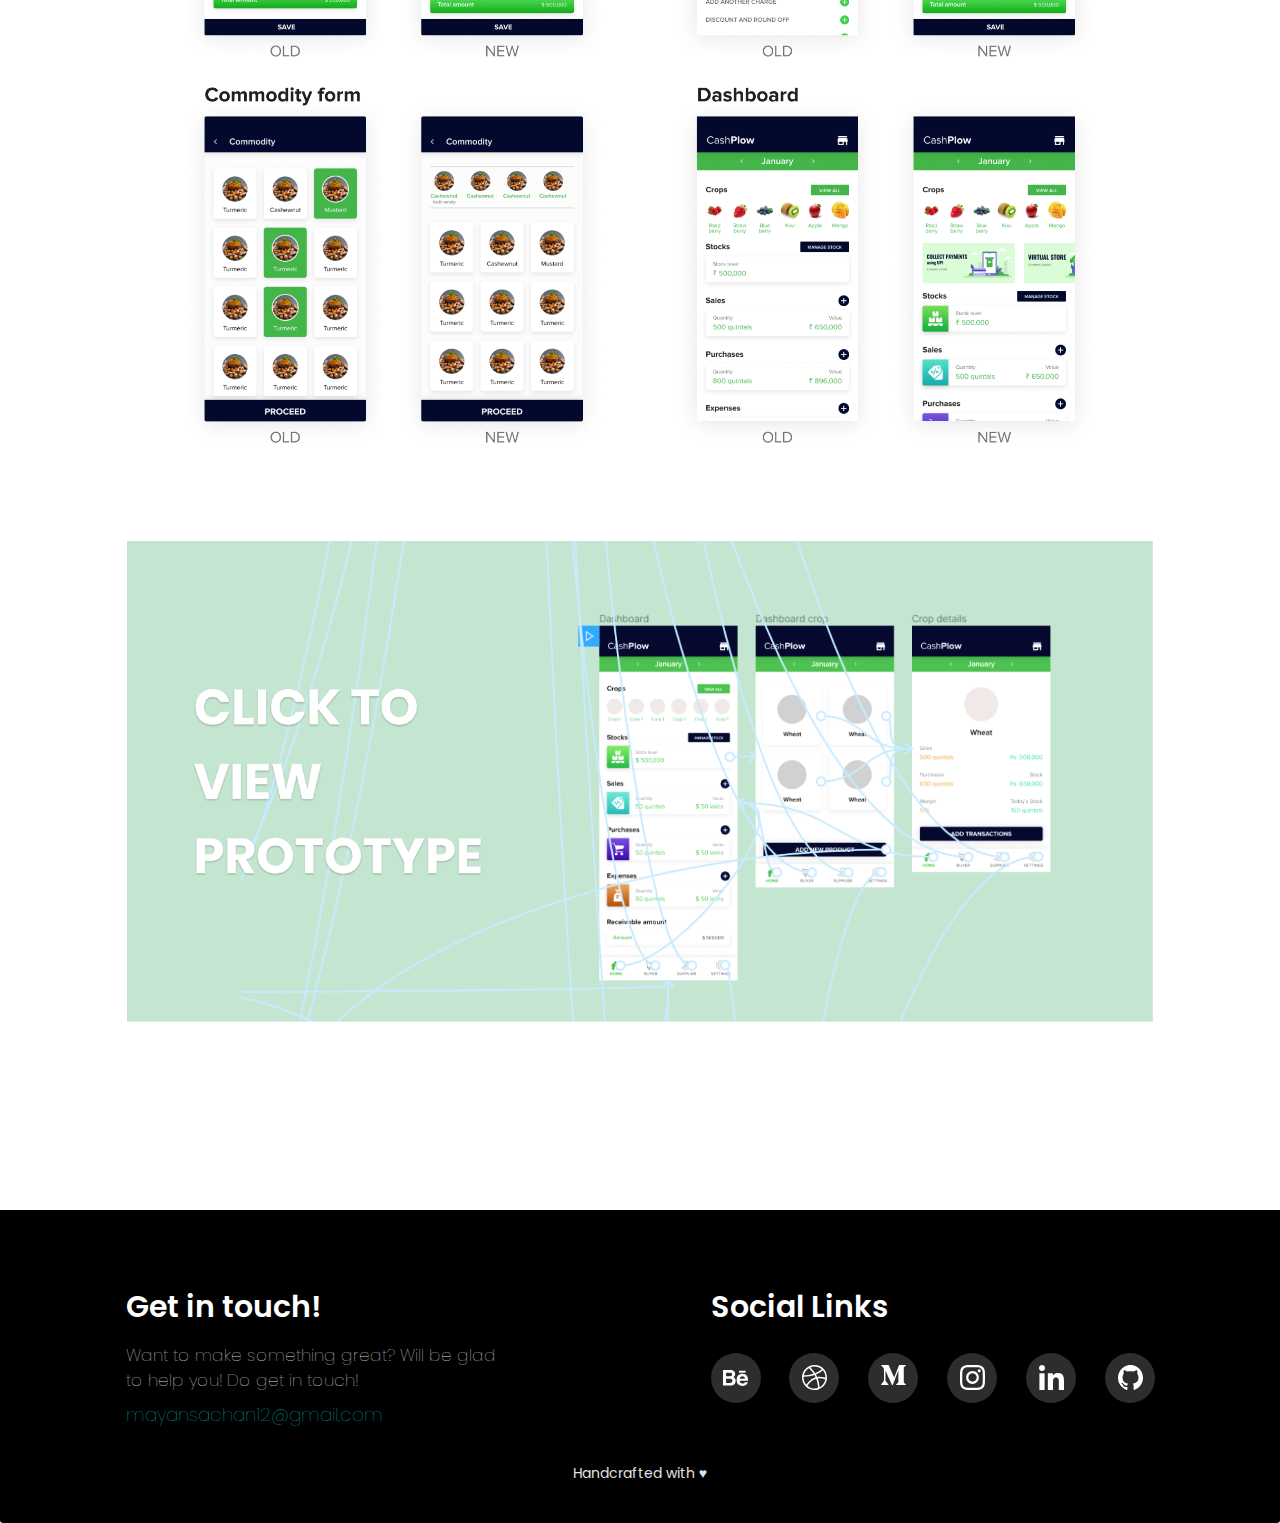
<file: cashplow.html>
<!DOCTYPE html>
<html lang="en">
<head>
    <meta charset="UTF-8">
    <meta name="viewport" content="width=device-width, initial-scale=1.0">
    <meta http-equiv="X-UA-Compatible" content="ie=edge">
    <link href='https://fonts.googleapis.com/css?family=Poppins' rel='stylesheet'>
    <link href='https://fonts.googleapis.com/css?family=Montserrat' rel='stylesheet'>
    <link rel="stylesheet" href="style.css">
    <link rel="stylesheet" href="https://maxcdn.bootstrapcdn.com/bootstrap/3.4.1/css/bootstrap.min.css">
    <script src="https://ajax.googleapis.com/ajax/libs/jquery/3.4.1/jquery.min.js"></script>
    <script src="https://maxcdn.bootstrapcdn.com/bootstrap/3.4.1/js/bootstrap.min.js"></script>
    <script src="script.js"></script>
    <title>Mayan Sachan</title>
    <link rel="icon" href="images/Mask2.png" type="image/icon type">
</head> 
<body>
    <header>    
        <nav id="header-nav" class="navbar navbar-default">
            <div class="container">
            <div class="navbar-header">
                <a href="index.html" class="pull-left">
                <div id="logo-img"></div>
                </a>

                <button type="button" class="navbar-toggle collapsed" data-toggle="collapse" data-target="#collapsable-nav" aria-expanded="false">
                <span class="sr-only">Toggle navigation</span>
                <span class="icon-bar"></span>
                <span class="icon-bar"></span>
                <span class="icon-bar"></span>
                <!-- <span class="icon-bar"></span> -->
                </button>
            </div>
            
            <div id="collapsable-nav" class="collapse navbar-collapse">
                <ul id="nav-list" class="nav navbar-nav navbar-right">
                <li class="visible-xs">
                    <a href="index.html"> Home</a>
                </li>
                <li>
                    <a href="portfolio.html"><br class="hidden-xs"> Portfolio </a>
                </li>
                <li>
                    <a href="blogs.html"><br class="hidden-xs"> Blogs </a>
                </li>
                <li>
                    <a href="about.html"><br class="hidden-xs"> About </a>
                </li>
                <li>
                    <a href="images/Resume.pdf" target="_blank"><br class="hidden-xs"> Resume </a>
                </li>
                </ul><!-- #nav-list -->
            </div><!-- .collapse .navbar-collapse -->
            </div><!-- .container -->
        </nav><!-- #header-nav -->
        </header>

    <div id="portfolio-header">
        <div id="work" class="row">
            <div class="col-lg-12 col-md-12 col-sm-12 col-xs-12">
                <div id="DEheader" class="container">
                <img src="images/CP Header-lg.png" alt="DE" class="visible-lg visible-md visible-sm" style="width: 100%;">
                <img src="images/CP Header-sm.png" alt="DE" class="visible-xs" style="width: 100%;">
                </div>
            </div>
        </div>
    </div><!-- End of #DE -->

    <div id="portfolio-work">
        <div id="work" class="row">
            <div class="col-lg-12 col-md-12 col-sm-12 col-xs-12">
                <div id="DEwork" class="container">
                <img src="images/For website- CP.png" alt="DE" style="width: 100%;">
                </div>
            </div>
        </div>
        <div id="work" class="row">
            <div class="col-lg-12 col-md-12 col-sm-12 col-xs-12">
                <div id="DEwork" class="container">
                <a href="https://www.figma.com/proto/RWuoLD0QlyLbn9XrfA6cuQ/CashPlow-Mine?node-id=1124%3A12601&scaling=min-zoom">
                    <img src="images/CP Prototype-lg.png" alt="DE" class="visible-lg visible-md visible-sm" style="margin-left:5%; margin-right: 5%; width: 90%;">
                    <img src="images/CP Prototype-sm.png" alt="DE" class="visible-xs" style="margin-left:15%; margin-right: 15%; width: 70%;">
                </a>
                </div>
            </div>
        </div>
    </div><!-- End of #DE -->

    <footer class="panel-footer">
        <div class="container">
            <div class="row">
            <div class="col-lg-6 col-md-6 col-sm-6 col-xs-12">
                <div id="talk">
                <h2>Get in touch!</h2><br>
                <p id="touch">
                    Want to make something great? Will be glad to help you!
                    Do get in touch!<br>
                <a href="mailto:mayansachan12@gmail.com">mayansachan12@gmail.com</a>
                </p>
                <hr class="visible-xs">
                </div>
            </div>
            <div class="col-lg-6 col-md-6 col-sm-6 col-xs-12">
                <div id="social">
                <h2>Social Links</h2><br>
                <div class="row">
                    <div class="col-lg-2 col-md-2 col-sm-2 col-xs-2">
                    <div id="behance">
                        <a href="https://www.behance.net/mayansach1206"> <img src="images/Behance.svg" alt="photo" id="Behance" width="100%"> </a>
                        <!-- <p>Behance</p> -->
                    </div>
                    </div>
                    <div class="col-lg-2 col-md-2 col-sm-2 col-xs-2">
                    <div id="dribbble">
                        <a href="https://dribbble.com/mayan12"> <img src="images/Dribbble.svg" alt="photo" id="Dribbble" width="100%"> </a>
                        <!-- <p>Dribbble</p> -->
                    </div>
                    </div>
                    <div class="col-lg-2 col-md-2 col-sm-2 col-xs-2">
                    <div id="medium">
                        <a href="https://medium.com/@mayansachan12"> <img src="images/Medium.svg" alt="photo" id="Medium" width="100%"> </a>
                        <!-- <p>Medium</p> -->
                    </div>
                    </div>
                    <div class="col-lg-2 col-md-2 col-sm-2 col-xs-2">
                    <div id="instagram">
                        <a href="https://www.instagram.com/mayan_without_a_k/"> <img src="images/Instagram.svg" alt="photo" id="Instagram" width="100%"> </a>
                        <!-- <p>Instagram</p> -->
                    </div>
                    </div>
                    <div class="col-lg-2 col-md-2 col-sm-2 col-xs-2">
                    <div id="linkedin">
                        <a href="https://www.linkedin.com/in/mayan-sachan-682a9214a/"> <img src="images/linkedin.svg" alt="photo" id="LinkedIn" width="100%"> </a>
                        <!-- <p>Linkedin</p> -->
                    </div>
                    </div>
                    <div class="col-lg-2 col-md-2 col-sm-2 col-xs-2">
                    <div id="github">
                        <a href="https://github.com/mayan-12"> <img src="images/Github.svg" alt="photo" id="Github" width="100%"> </a>
                        <!-- <p>Github</p> -->
                    </div>
                    </div>
                </div>
                <hr class="visible-xs">
                </div>
            </div>
            </div>
            <div class="text-center" style="margin-top: 15px; color: #e2e2e2; font-family: 'Poppins',sans-serif; font-size: 1em;">Handcrafted with ♥</div>
        </div>
        </footer>
</body>
</html>
</file>
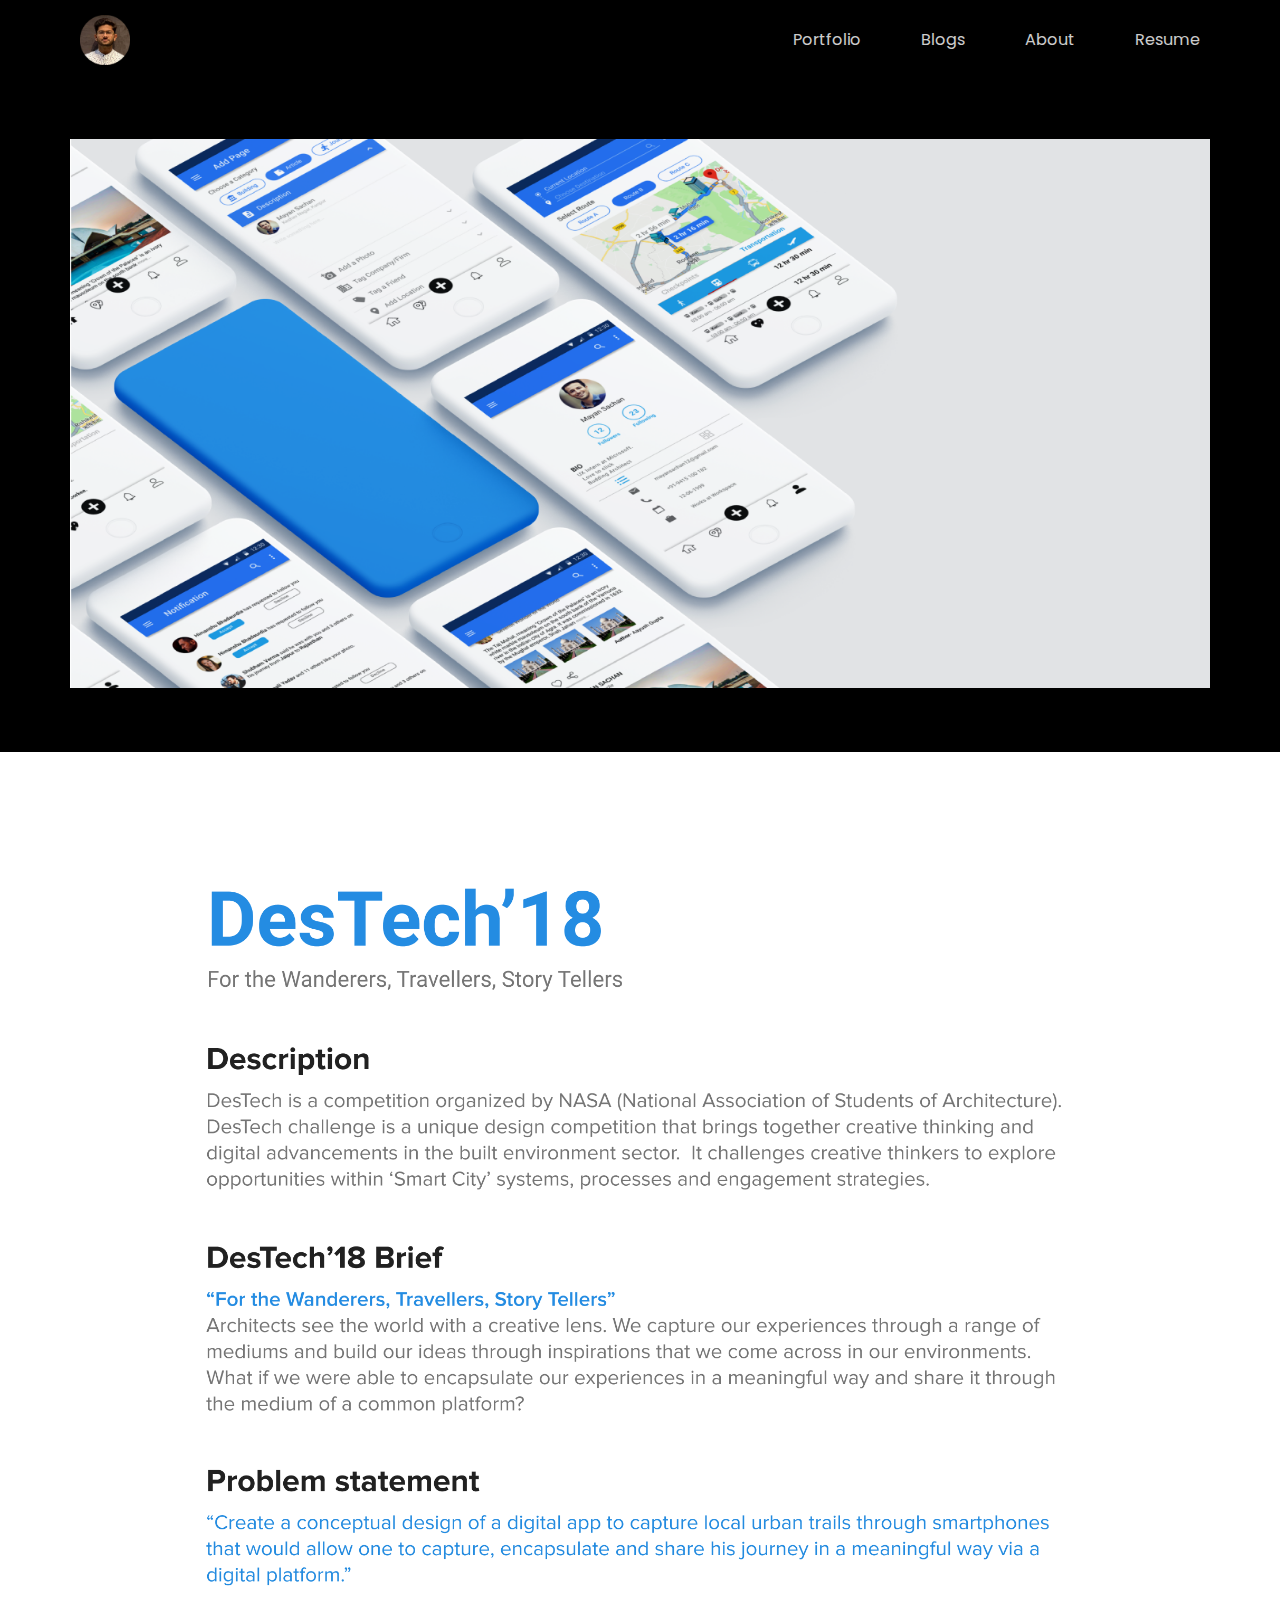
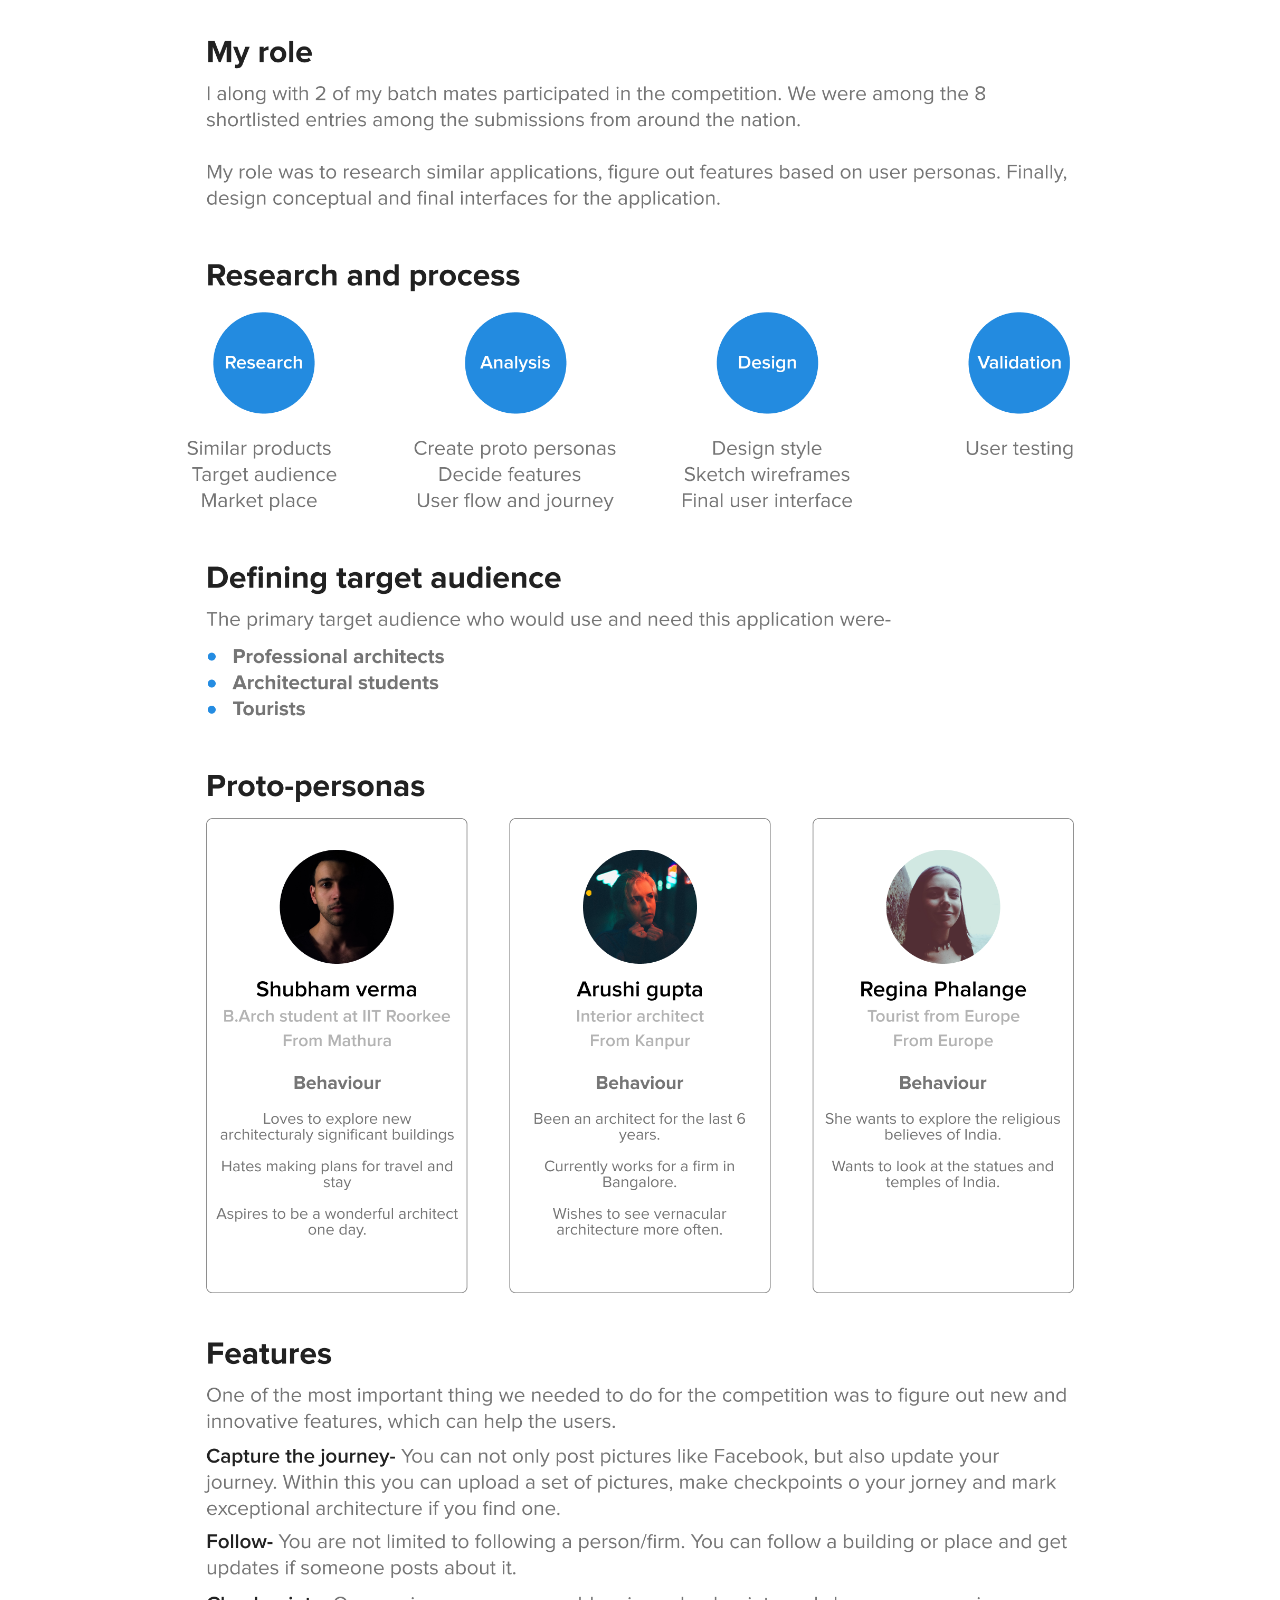
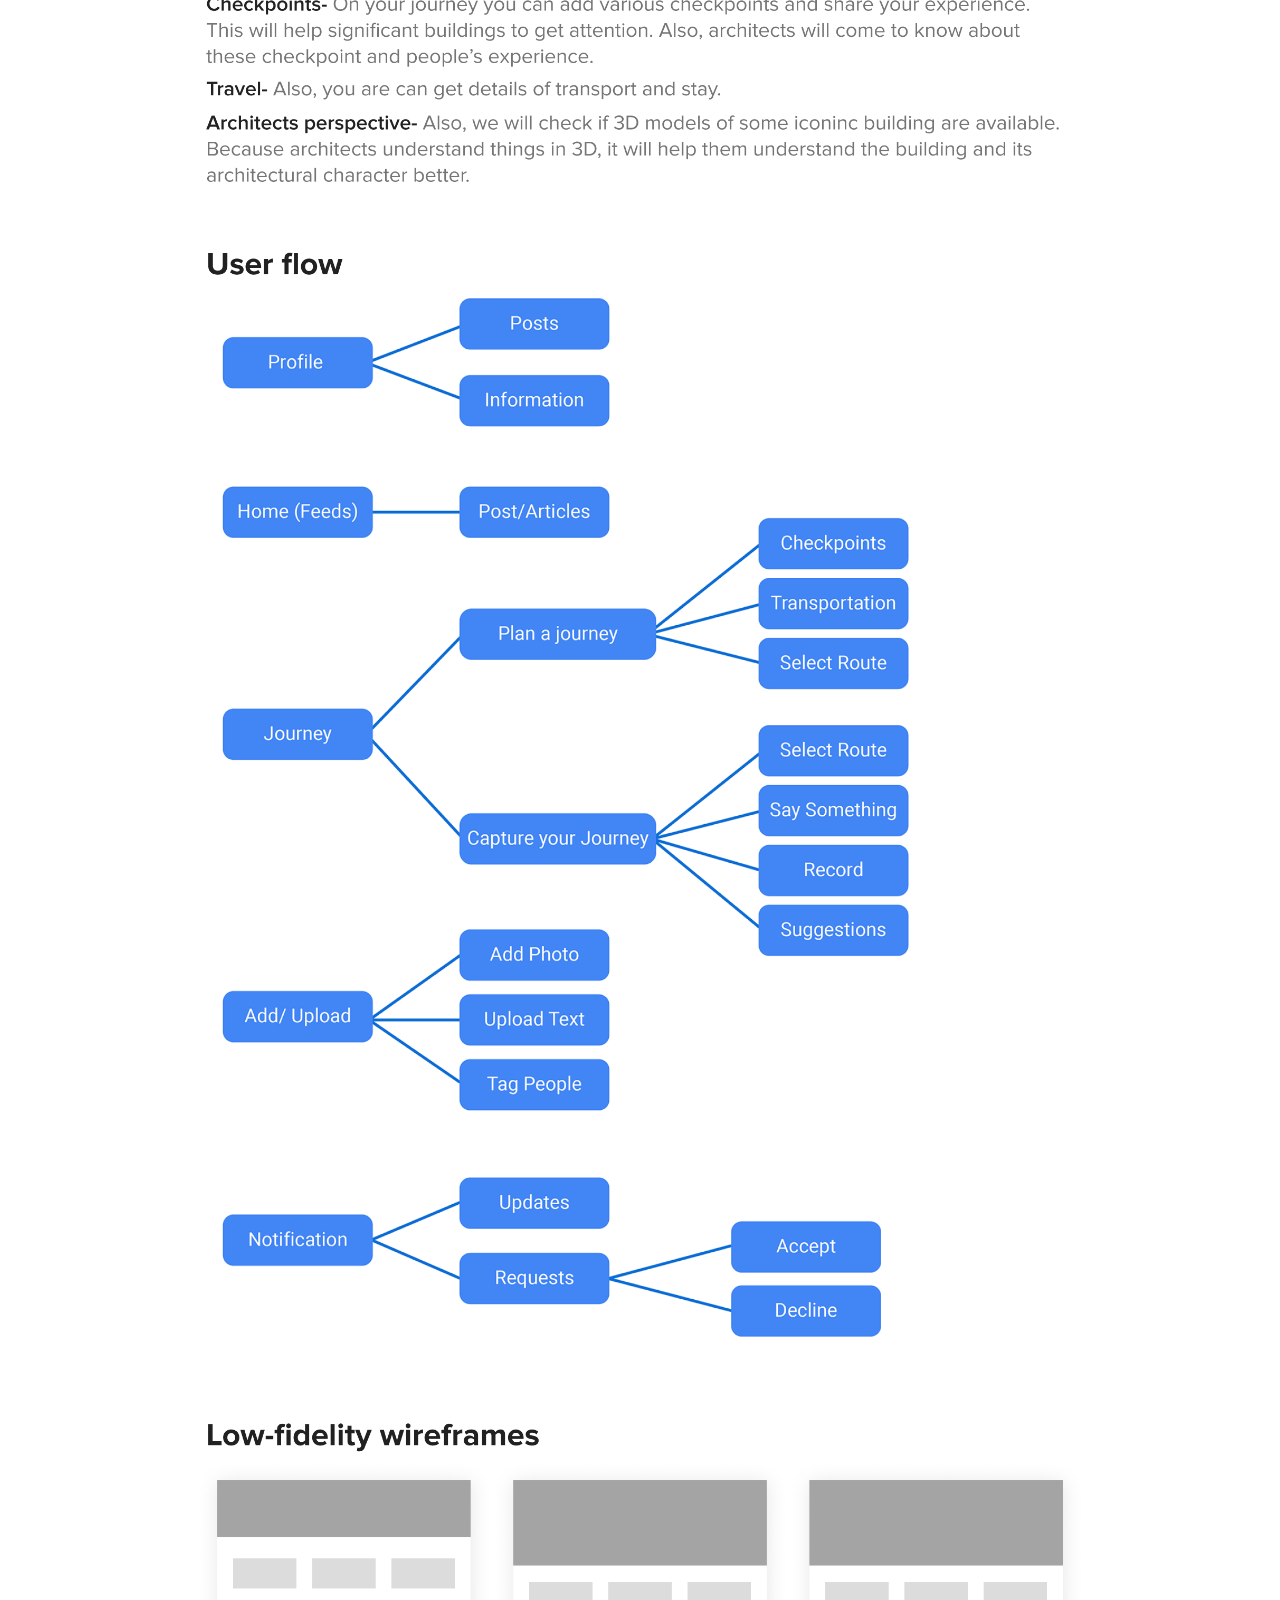
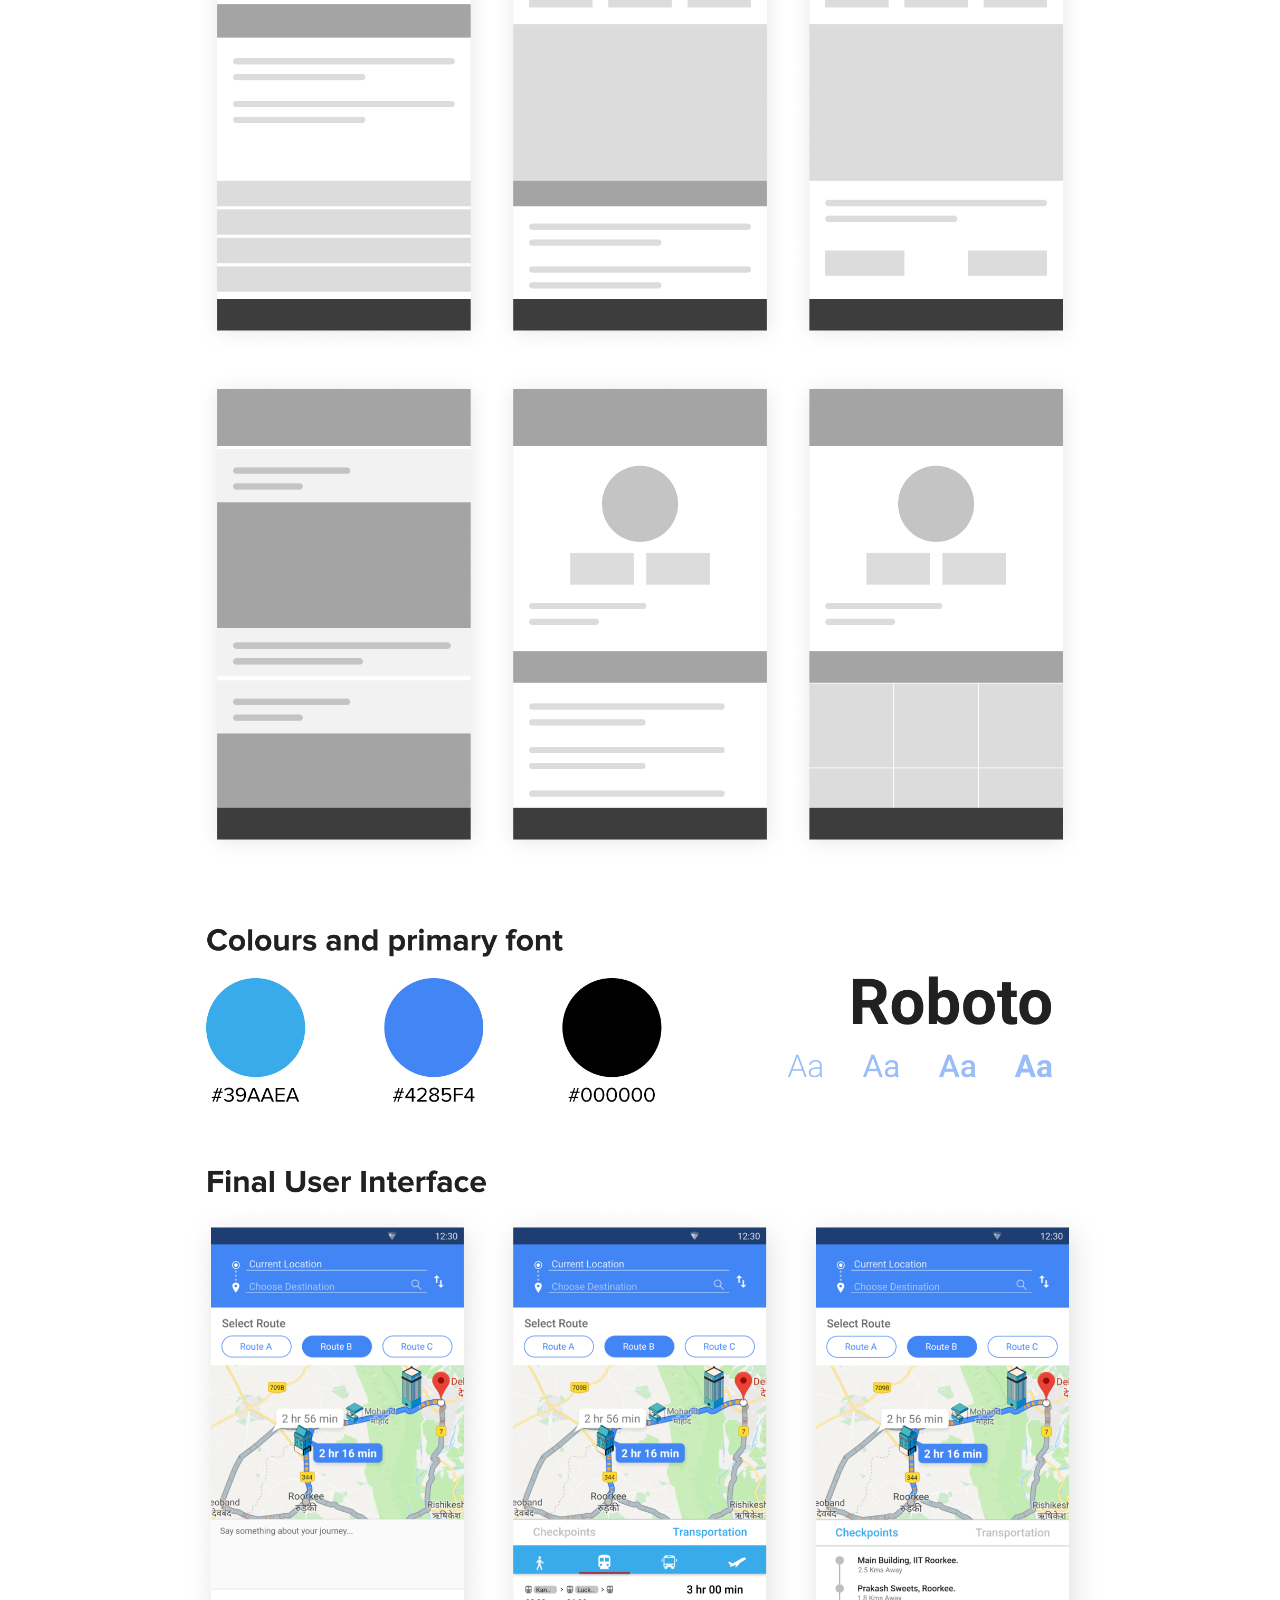
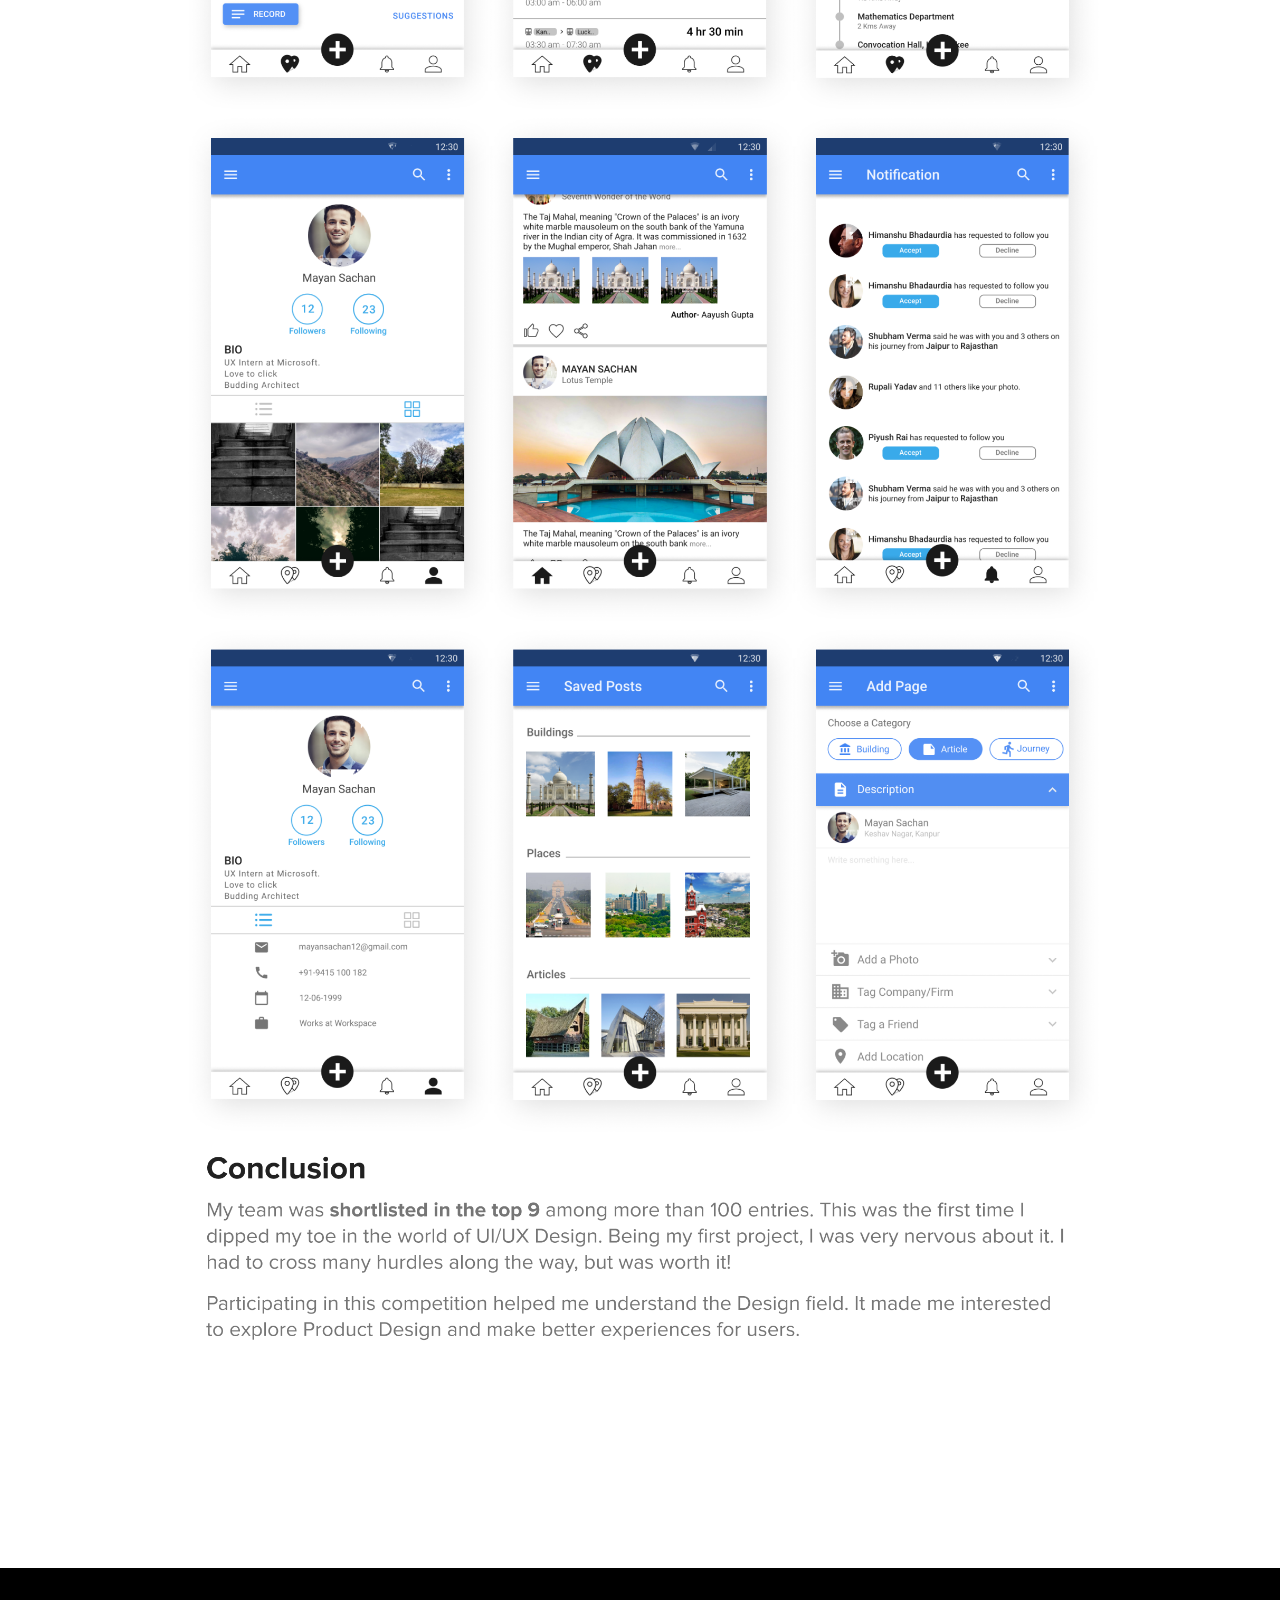
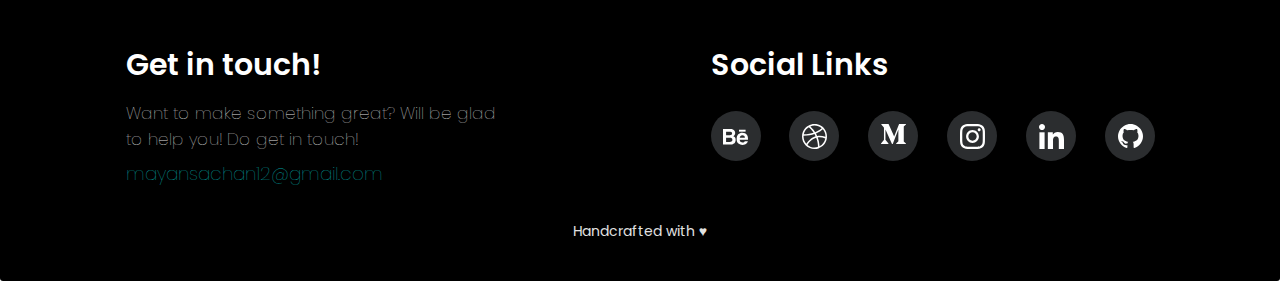
<file: destech.html>
<!DOCTYPE html>
<html lang="en">
<head>
    <meta charset="UTF-8">
    <meta name="viewport" content="width=device-width, initial-scale=1.0">
    <meta http-equiv="X-UA-Compatible" content="ie=edge">
    <link href='https://fonts.googleapis.com/css?family=Poppins' rel='stylesheet'>
    <link href='https://fonts.googleapis.com/css?family=Montserrat' rel='stylesheet'>
    <link rel="stylesheet" href="style.css">
    <link rel="stylesheet" href="https://maxcdn.bootstrapcdn.com/bootstrap/3.4.1/css/bootstrap.min.css">
    <script src="https://ajax.googleapis.com/ajax/libs/jquery/3.4.1/jquery.min.js"></script>
    <script src="https://maxcdn.bootstrapcdn.com/bootstrap/3.4.1/js/bootstrap.min.js"></script>
    <script src="script.js"></script>
    <title>Mayan Sachan</title>
    <link rel="icon" href="images/Mask2.png" type="image/icon type">
</head>
<body>
    <header>    
        <nav id="header-nav" class="navbar navbar-default">
            <div class="container">
            <div class="navbar-header">
                <a href="index.html" class="pull-left">
                <div id="logo-img"></div>
                </a>

                <button type="button" class="navbar-toggle collapsed" data-toggle="collapse" data-target="#collapsable-nav" aria-expanded="false">
                <span class="sr-only">Toggle navigation</span>
                <span class="icon-bar"></span>
                <span class="icon-bar"></span>
                <span class="icon-bar"></span>
                <!-- <span class="icon-bar"></span> -->
                </button>
            </div>
            
            <div id="collapsable-nav" class="collapse navbar-collapse">
                <ul id="nav-list" class="nav navbar-nav navbar-right">
                <li class="visible-xs">
                    <a href="index.html"> Home</a>
                </li>
                <li>
                    <a href="portfolio.html"><br class="hidden-xs"> Portfolio </a>
                </li>
                <li>
                    <a href="blogs.html"><br class="hidden-xs"> Blogs </a>
                </li>
                <li>
                    <a href="about.html"><br class="hidden-xs"> About </a>
                </li>
                <li>
                    <a href="images/Resume.pdf" target="_blank"><br class="hidden-xs"> Resume </a>
                </li>
                </ul><!-- #nav-list -->
            </div><!-- .collapse .navbar-collapse -->
            </div><!-- .container -->
        </nav><!-- #header-nav -->
        </header>

    <div id="portfolio-header">
        <div id="work" class="row">
            <div class="col-lg-12 col-md-12 col-sm-12 col-xs-12">
                <div id="DEheader" class="container">
                <img src="images/D'18 Header-lg.png" alt="DE" class="visible-lg visible-md visible-sm" style="width: 100%;">
                <img src="images/D'18 Header-sm.png" alt="DE" class="visible-xs" style="width: 100%;">
                </div>
            </div>
        </div>
    </div><!-- End of #DE -->

    <div id="portfolio-work">
        <div id="work" class="row">
            <div class="col-lg-12 col-md-12 col-sm-12 col-xs-12">
                <div id="DEwork" class="container">
                <img src="images/For Website- D'18.png" alt="DE" style="width: 100%;">
                </div>
            </div>
        </div>
    </div><!-- End of #DE -->


    <footer class="panel-footer">
        <div class="container">
            <div class="row">
            <div class="col-lg-6 col-md-6 col-sm-6 col-xs-12">
                <div id="talk">
                <h2>Get in touch!</h2><br>
                <p id="touch">
                    Want to make something great? Will be glad to help you!
                    Do get in touch!<br>
                <a href="mailto:mayansachan12@gmail.com">mayansachan12@gmail.com</a>
                </p>
                <hr class="visible-xs">
                </div>
            </div>
            <div class="col-lg-6 col-md-6 col-sm-6 col-xs-12">
                <div id="social">
                <h2>Social Links</h2><br>
                <div class="row">
                    <div class="col-lg-2 col-md-2 col-sm-2 col-xs-2">
                    <div id="behance">
                        <a href="https://www.behance.net/mayansach1206"> <img src="images/Behance.svg" alt="photo" id="Behance" width="100%"> </a>
                        <!-- <p>Behance</p> -->
                    </div>
                    </div>
                    <div class="col-lg-2 col-md-2 col-sm-2 col-xs-2">
                    <div id="dribbble">
                        <a href="https://dribbble.com/mayan12"> <img src="images/Dribbble.svg" alt="photo" id="Dribbble" width="100%"> </a>
                        <!-- <p>Dribbble</p> -->
                    </div>
                    </div>
                    <div class="col-lg-2 col-md-2 col-sm-2 col-xs-2">
                    <div id="medium">
                        <a href="https://medium.com/@mayansachan12"> <img src="images/Medium.svg" alt="photo" id="Medium" width="100%"> </a>
                        <!-- <p>Medium</p> -->
                    </div>
                    </div>
                    <div class="col-lg-2 col-md-2 col-sm-2 col-xs-2">
                    <div id="instagram">
                        <a href="https://www.instagram.com/mayan_without_a_k/"> <img src="images/Instagram.svg" alt="photo" id="Instagram" width="100%"> </a>
                        <!-- <p>Instagram</p> -->
                    </div>
                    </div>
                    <div class="col-lg-2 col-md-2 col-sm-2 col-xs-2">
                    <div id="linkedin">
                        <a href="https://www.linkedin.com/in/mayan-sachan-682a9214a/"> <img src="images/linkedin.svg" alt="photo" id="LinkedIn" width="100%"> </a>
                        <!-- <p>Linkedin</p> -->
                    </div>
                    </div>
                    <div class="col-lg-2 col-md-2 col-sm-2 col-xs-2">
                    <div id="github">
                        <a href="https://github.com/mayan-12"> <img src="images/Github.svg" alt="photo" id="Github" width="100%"> </a>
                        <!-- <p>Github</p> -->
                    </div>
                    </div>
                </div>
                <hr class="visible-xs">
                </div>
            </div>
            </div>
            <div class="text-center" style="margin-top: 15px; color: #e2e2e2; font-family: 'Poppins',sans-serif; font-size: 1em;">Handcrafted with ♥</div>
        </div>
        </footer>
</body>
</html>
</file>
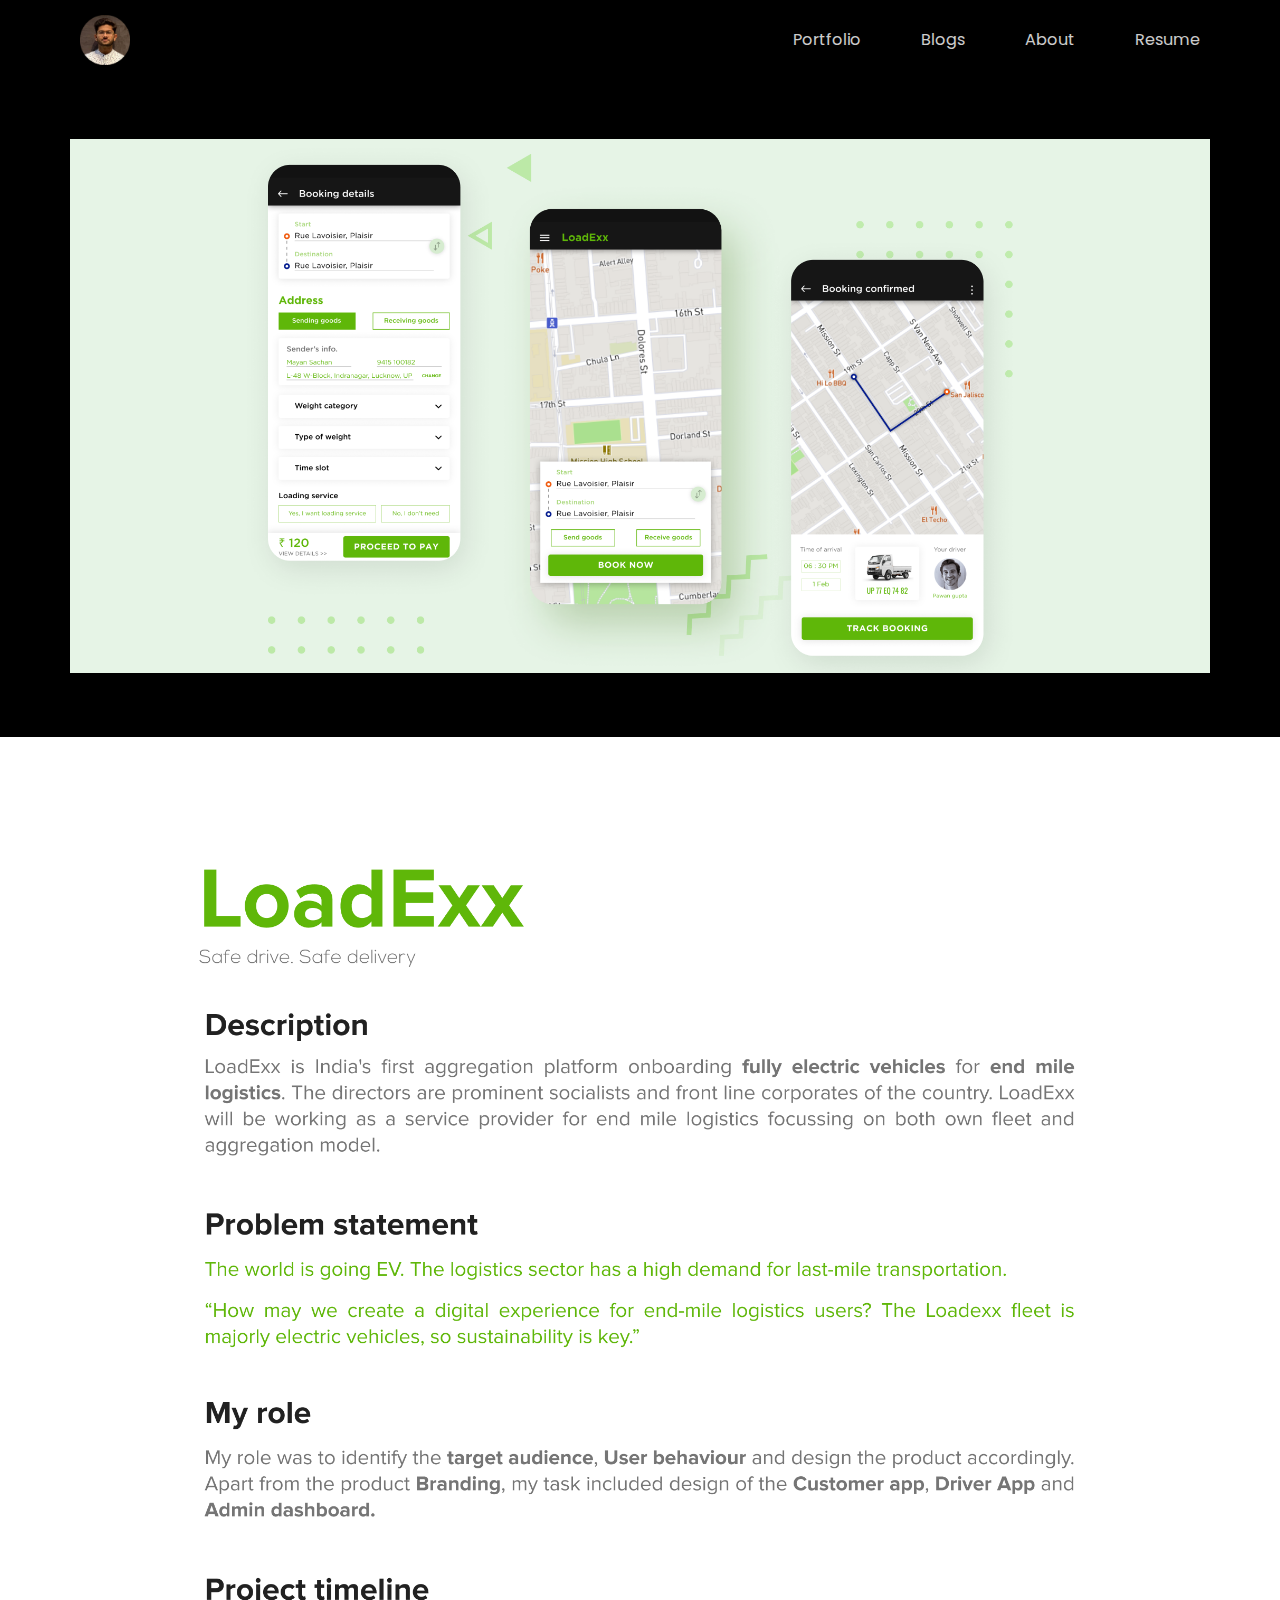
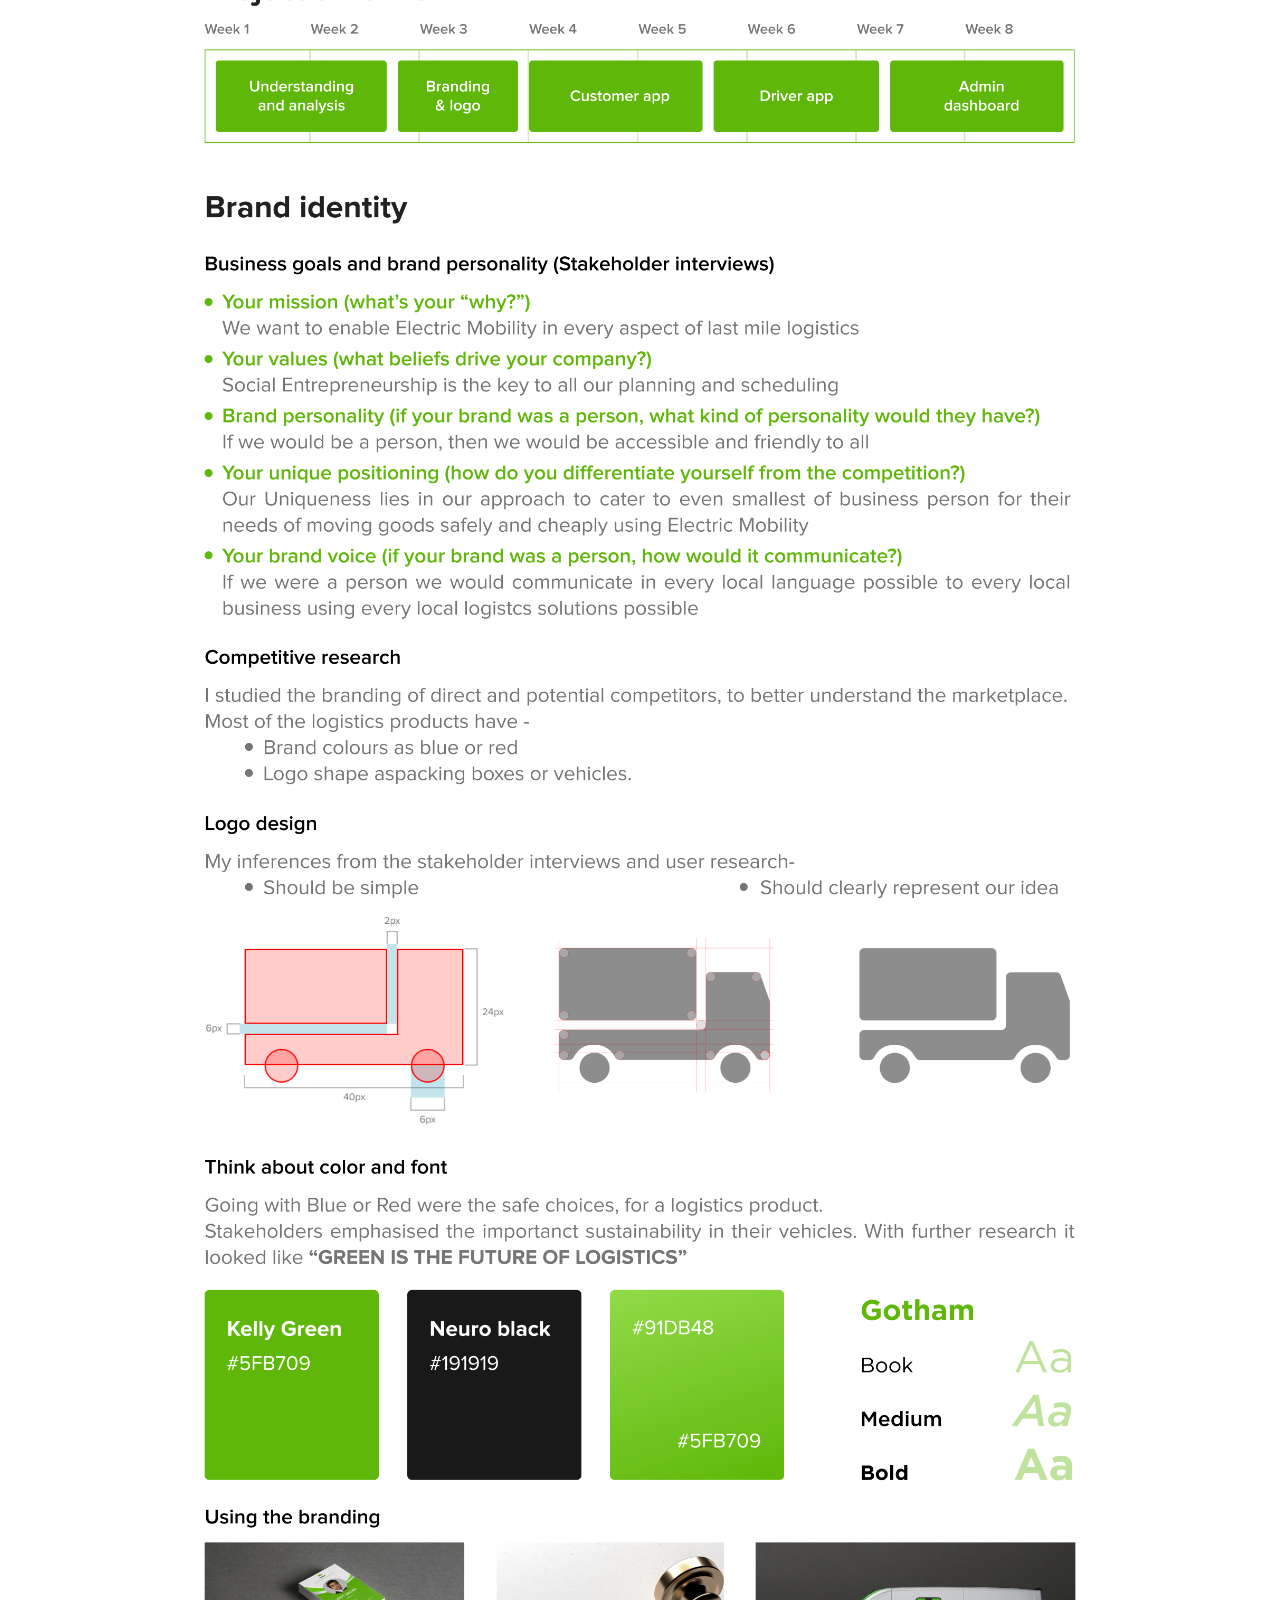
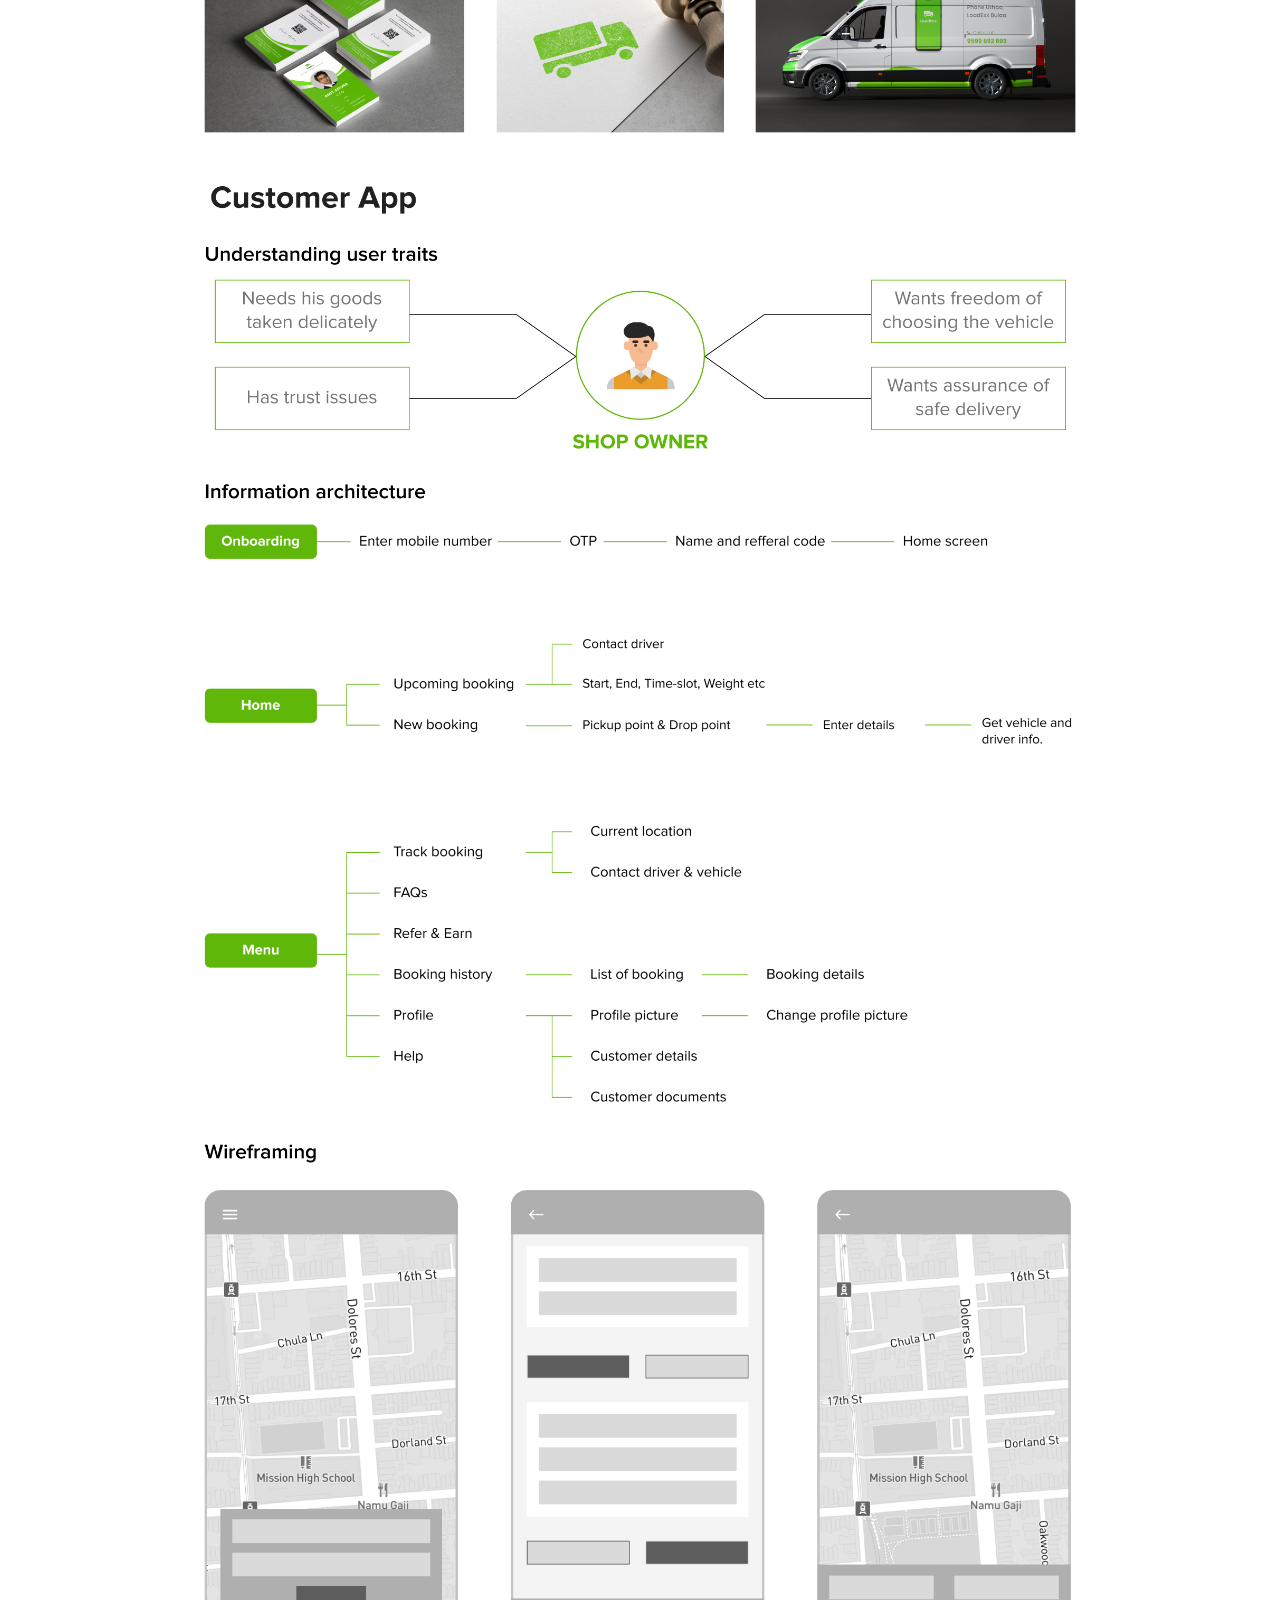
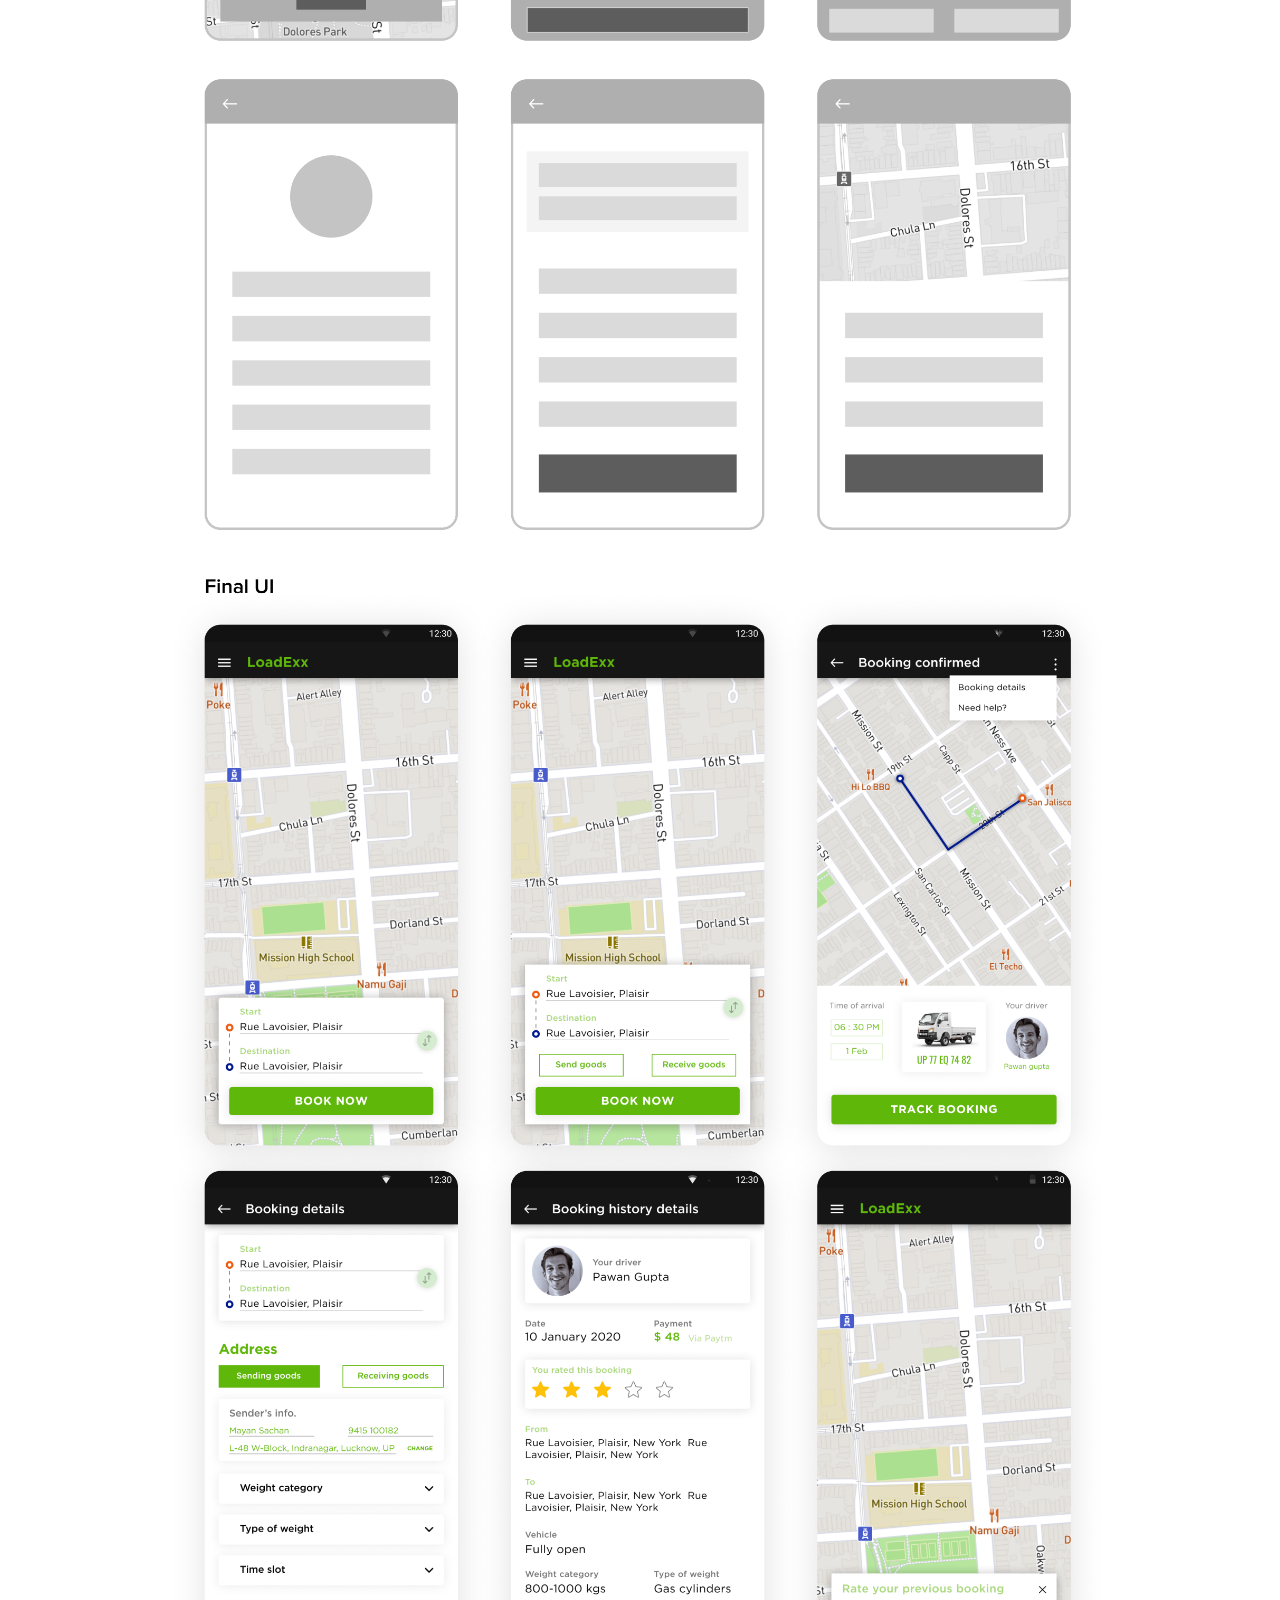
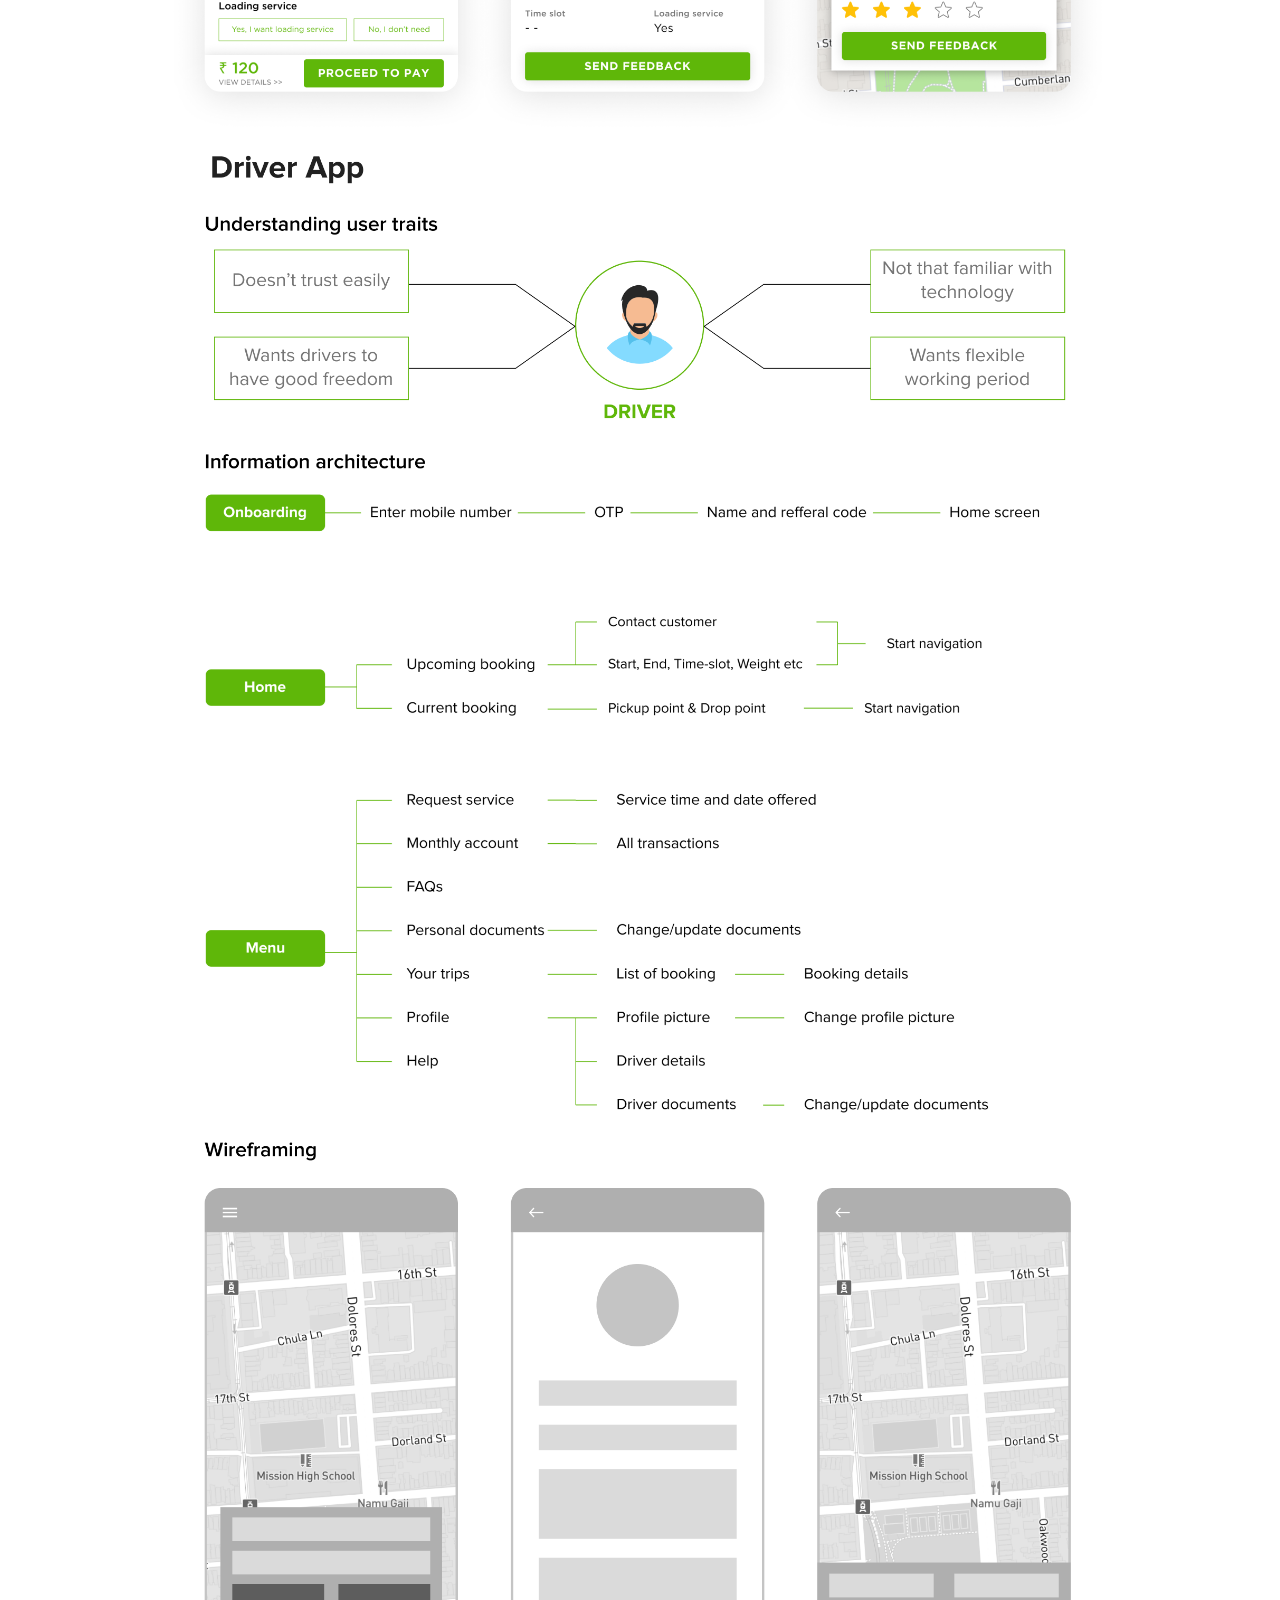
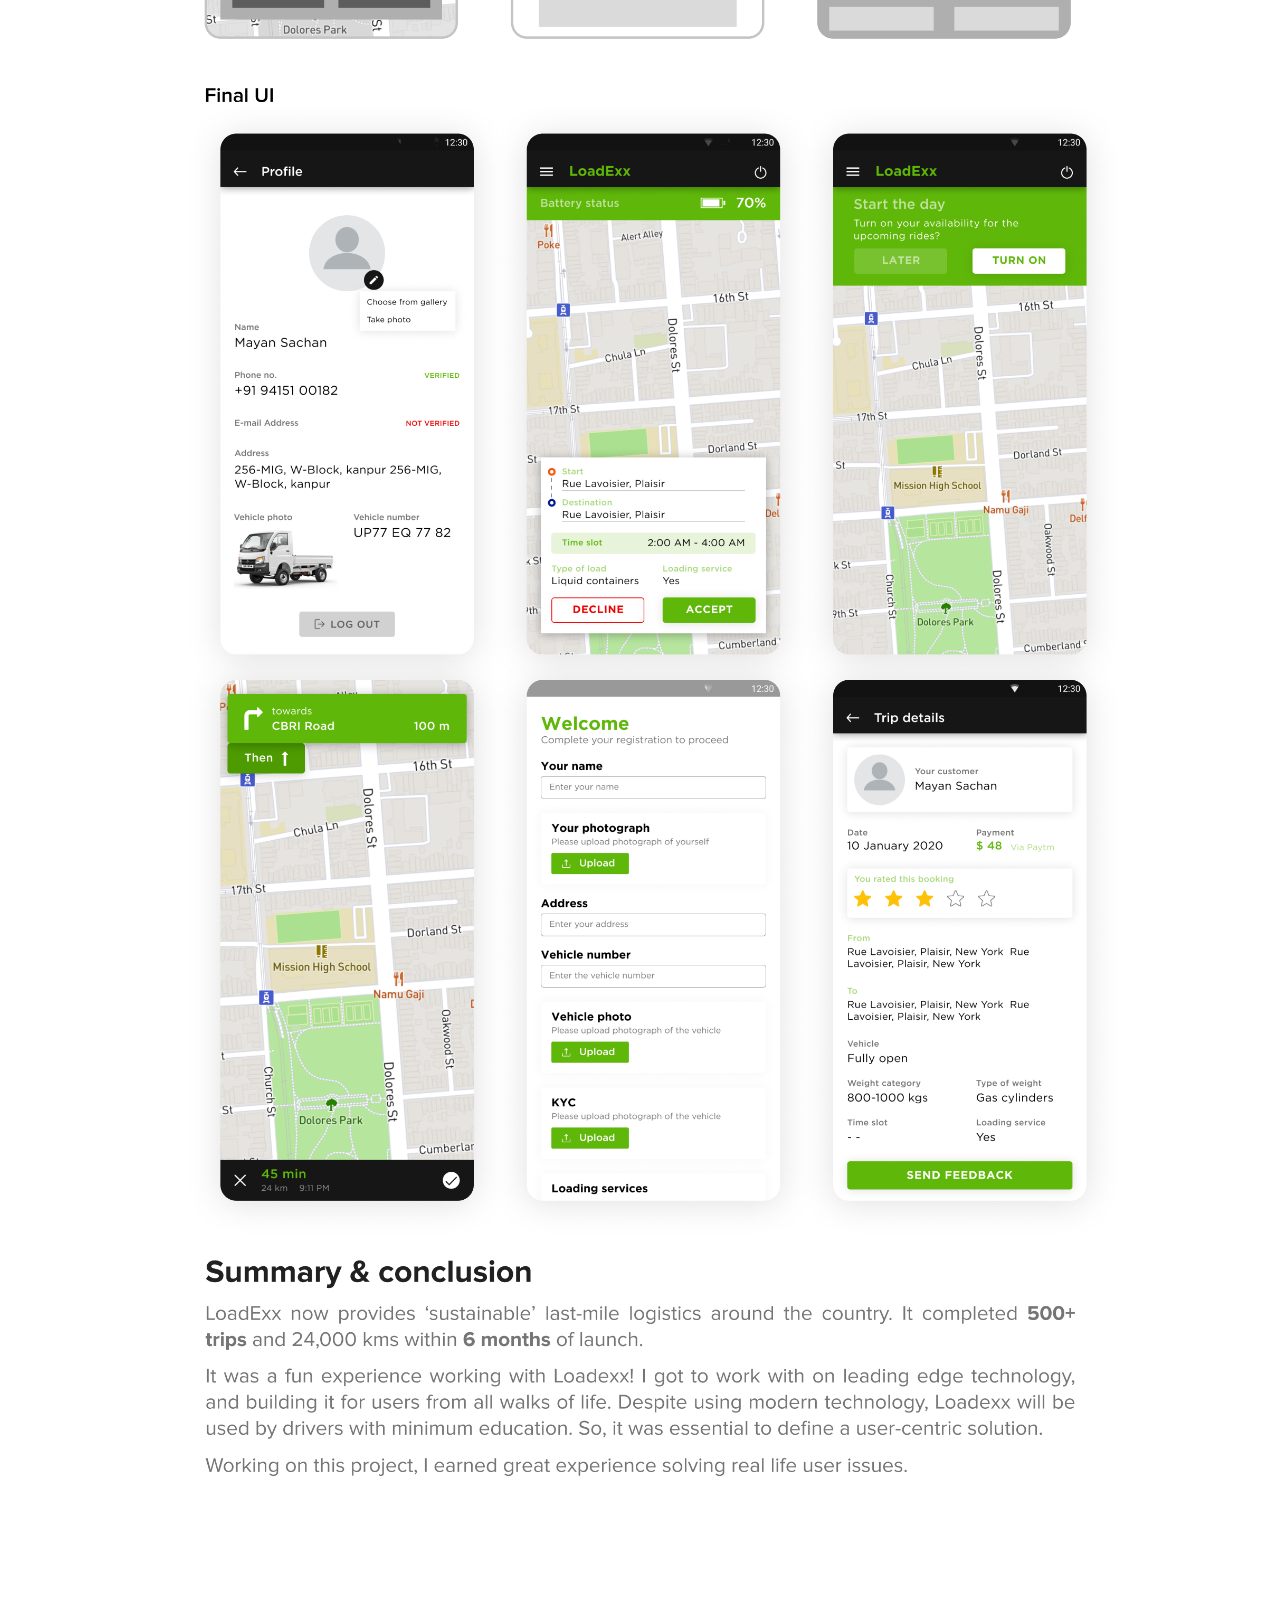
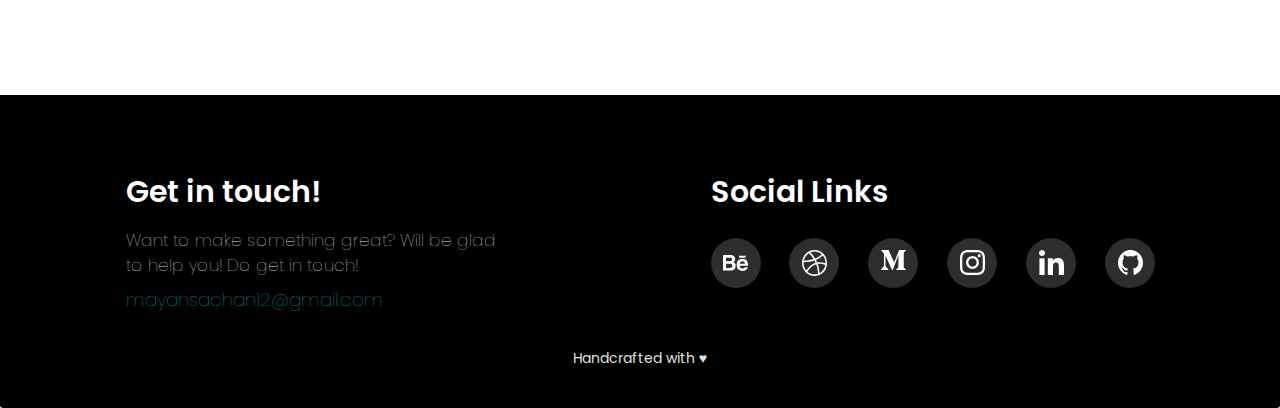
<file: loadexx.html>
<!DOCTYPE html>
<html lang="en">
<head>
    <meta charset="UTF-8">
    <meta name="viewport" content="width=device-width, initial-scale=1.0">
    <meta http-equiv="X-UA-Compatible" content="ie=edge">
    <link href='https://fonts.googleapis.com/css?family=Poppins' rel='stylesheet'>
    <link href='https://fonts.googleapis.com/css?family=Montserrat' rel='stylesheet'>
    <link rel="stylesheet" href="style.css">
    <link rel="stylesheet" href="https://maxcdn.bootstrapcdn.com/bootstrap/3.4.1/css/bootstrap.min.css">
    <script src="https://ajax.googleapis.com/ajax/libs/jquery/3.4.1/jquery.min.js"></script>
    <script src="https://maxcdn.bootstrapcdn.com/bootstrap/3.4.1/js/bootstrap.min.js"></script>
    <script src="script.js"></script>
    <title>Mayan Sachan</title>
    <link rel="icon" href="images/Mask2.png" type="image/icon type">
</head>
<body>
    <header>    
        <nav id="header-nav" class="navbar navbar-default">
            <div class="container">
            <div class="navbar-header">
                <a href="index.html" class="pull-left">
                <div id="logo-img"></div>
                </a>

                <button type="button" class="navbar-toggle collapsed" data-toggle="collapse" data-target="#collapsable-nav" aria-expanded="false">
                <span class="sr-only">Toggle navigation</span>
                <span class="icon-bar"></span>
                <span class="icon-bar"></span>
                <span class="icon-bar"></span>
                <!-- <span class="icon-bar"></span> -->
                </button>
            </div>
            
            <div id="collapsable-nav" class="collapse navbar-collapse">
                <ul id="nav-list" class="nav navbar-nav navbar-right">
                <li class="visible-xs">
                    <a href="index.html"> Home</a>
                </li>
                <li>
                    <a href="portfolio.html"><br class="hidden-xs"> Portfolio </a>
                </li>
                <li>
                    <a href="blogs.html"><br class="hidden-xs"> Blogs </a>
                </li>
                <li>
                    <a href="about.html"><br class="hidden-xs"> About </a>
                </li>
                <li>
                    <a href="images/Resume.pdf" target="_blank"><br class="hidden-xs"> Resume </a>
                </li>
                </ul><!-- #nav-list -->
            </div><!-- .collapse .navbar-collapse -->
            </div><!-- .container -->
        </nav><!-- #header-nav -->
        </header>

    <div id="portfolio-header">
        <div id="work" class="row">
            <div class="col-lg-12 col-md-12 col-sm-12 col-xs-12">
                <div id="DEheader" class="container">
                <img src="images/LE Header-lg.png" alt="DE" class="visible-lg visible-md visible-sm" style="width: 100%;">
                <img src="images/LE Header-sm.png" alt="DE" class="visible-xs" style="width: 100%;">
                </div>
            </div>
        </div>
    </div><!-- End of #DE -->

    <div id="portfolio-work">
        <div id="work" class="row">
            <div class="col-lg-12 col-md-12 col-sm-12 col-xs-12">
                <div id="DEwork" class="container">
                <img src="images/For website- LE.png" alt="DE" style="width: 100%;">
                <img src="images/For website- LE2.png" alt="DE" style="width: 100%;">
                </div>
            </div>
        </div>
    </div><!-- End of #DE -->


    <footer class="panel-footer">
        <div class="container">
            <div class="row">
            <div class="col-lg-6 col-md-6 col-sm-6 col-xs-12">
                <div id="talk">
                <h2>Get in touch!</h2><br>
                <p id="touch">
                    Want to make something great? Will be glad to help you!
                    Do get in touch!<br>
                <a href="mailto:mayansachan12@gmail.com">mayansachan12@gmail.com</a>
                </p>
                <hr class="visible-xs">
                </div>
            </div>
            <div class="col-lg-6 col-md-6 col-sm-6 col-xs-12">
                <div id="social">
                <h2>Social Links</h2><br>
                <div class="row">
                    <div class="col-lg-2 col-md-2 col-sm-2 col-xs-2">
                    <div id="behance">
                        <a href="https://www.behance.net/mayansach1206"> <img src="images/Behance.svg" alt="photo" id="Behance" width="100%"> </a>
                        <!-- <p>Behance</p> -->
                    </div>
                    </div>
                    <div class="col-lg-2 col-md-2 col-sm-2 col-xs-2">
                    <div id="dribbble">
                        <a href="https://dribbble.com/mayan12"> <img src="images/Dribbble.svg" alt="photo" id="Dribbble" width="100%"> </a>
                        <!-- <p>Dribbble</p> -->
                    </div>
                    </div>
                    <div class="col-lg-2 col-md-2 col-sm-2 col-xs-2">
                    <div id="medium">
                        <a href="https://medium.com/@mayansachan12"> <img src="images/Medium.svg" alt="photo" id="Medium" width="100%"> </a>
                        <!-- <p>Medium</p> -->
                    </div>
                    </div>
                    <div class="col-lg-2 col-md-2 col-sm-2 col-xs-2">
                    <div id="instagram">
                        <a href="https://www.instagram.com/mayan_without_a_k/"> <img src="images/Instagram.svg" alt="photo" id="Instagram" width="100%"> </a>
                        <!-- <p>Instagram</p> -->
                    </div>
                    </div>
                    <div class="col-lg-2 col-md-2 col-sm-2 col-xs-2">
                    <div id="linkedin">
                        <a href="https://www.linkedin.com/in/mayan-sachan-682a9214a/"> <img src="images/linkedin.svg" alt="photo" id="LinkedIn" width="100%"> </a>
                        <!-- <p>Linkedin</p> -->
                    </div>
                    </div>
                    <div class="col-lg-2 col-md-2 col-sm-2 col-xs-2">
                    <div id="github">
                        <a href="https://github.com/mayan-12"> <img src="images/Github.svg" alt="photo" id="Github" width="100%"> </a>
                        <!-- <p>Github</p> -->
                    </div>
                    </div>
                </div>
                <hr class="visible-xs">
                </div>
            </div>
            </div>
            <div class="text-center" style="margin-top: 15px; color: #e2e2e2; font-family: 'Poppins',sans-serif; font-size: 1em;">Handcrafted with ♥</div>
        </div>
        </footer>
</body>
</html>
</file>
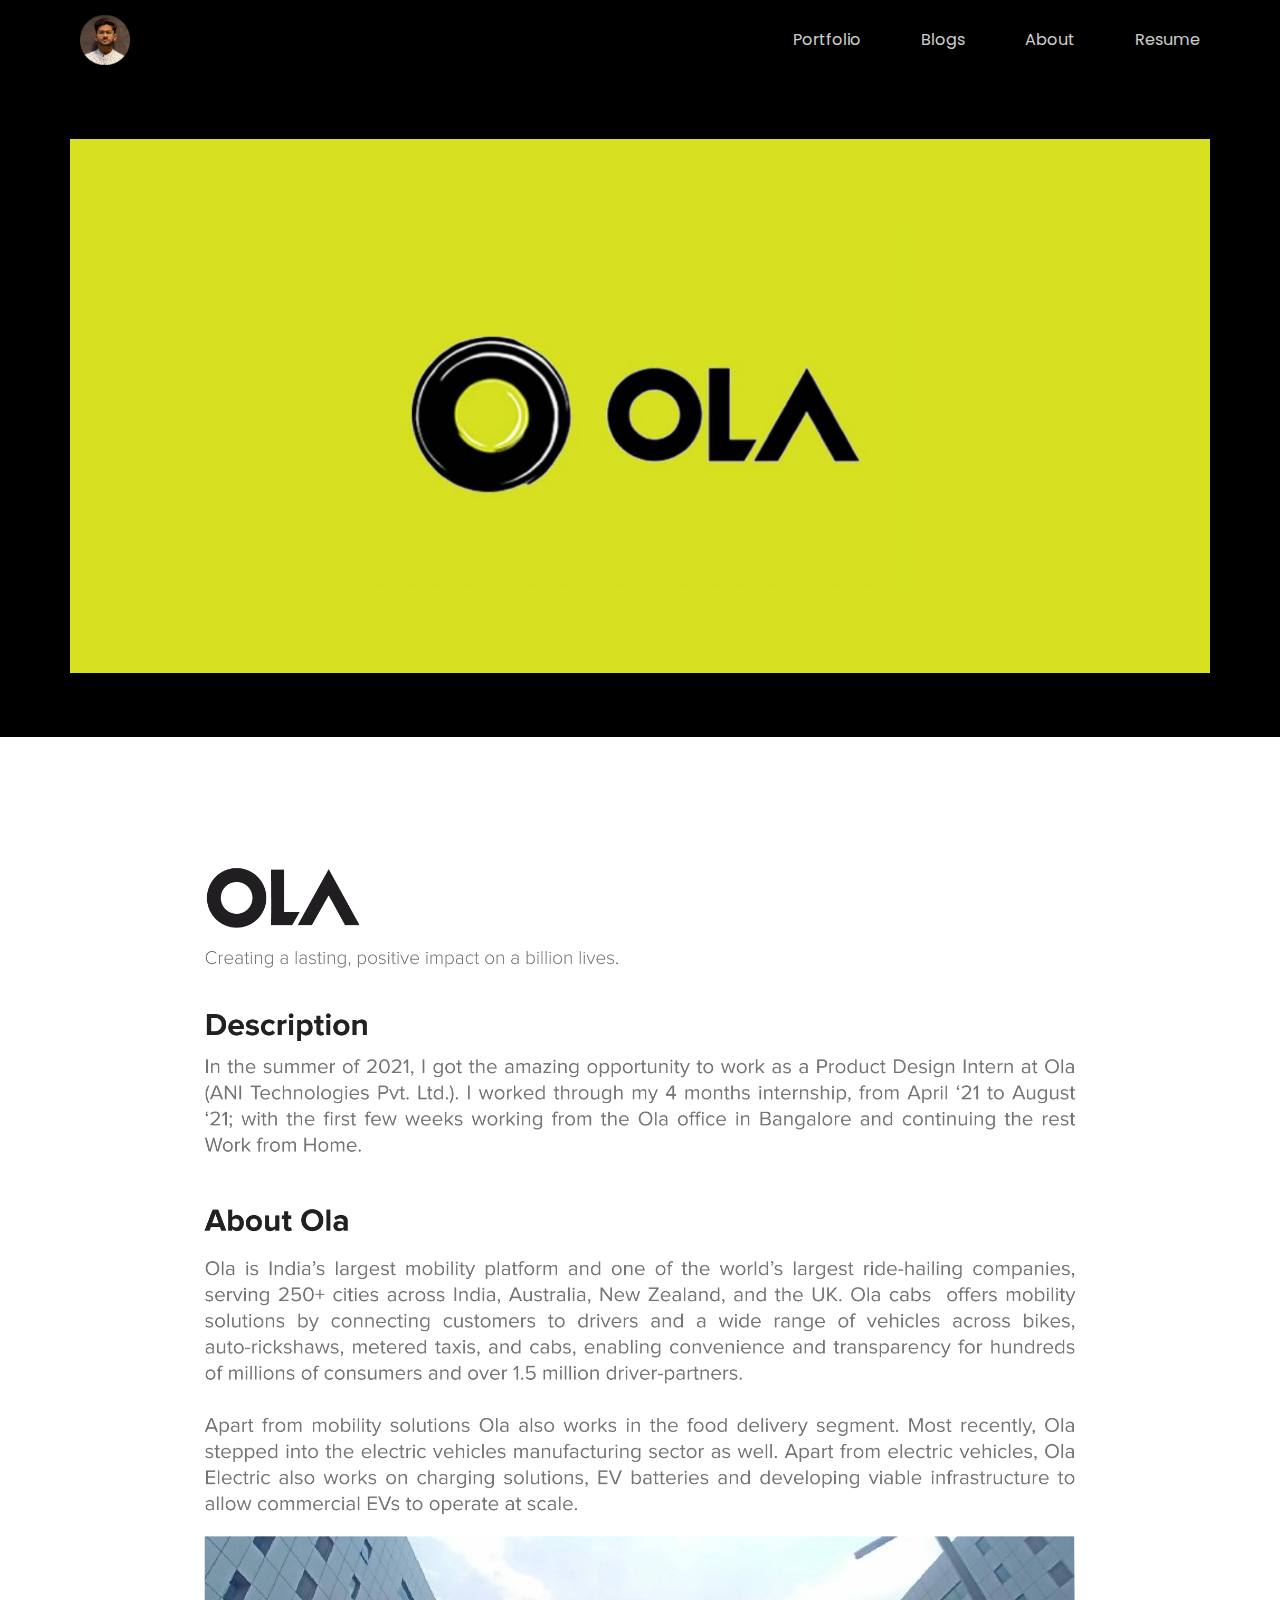
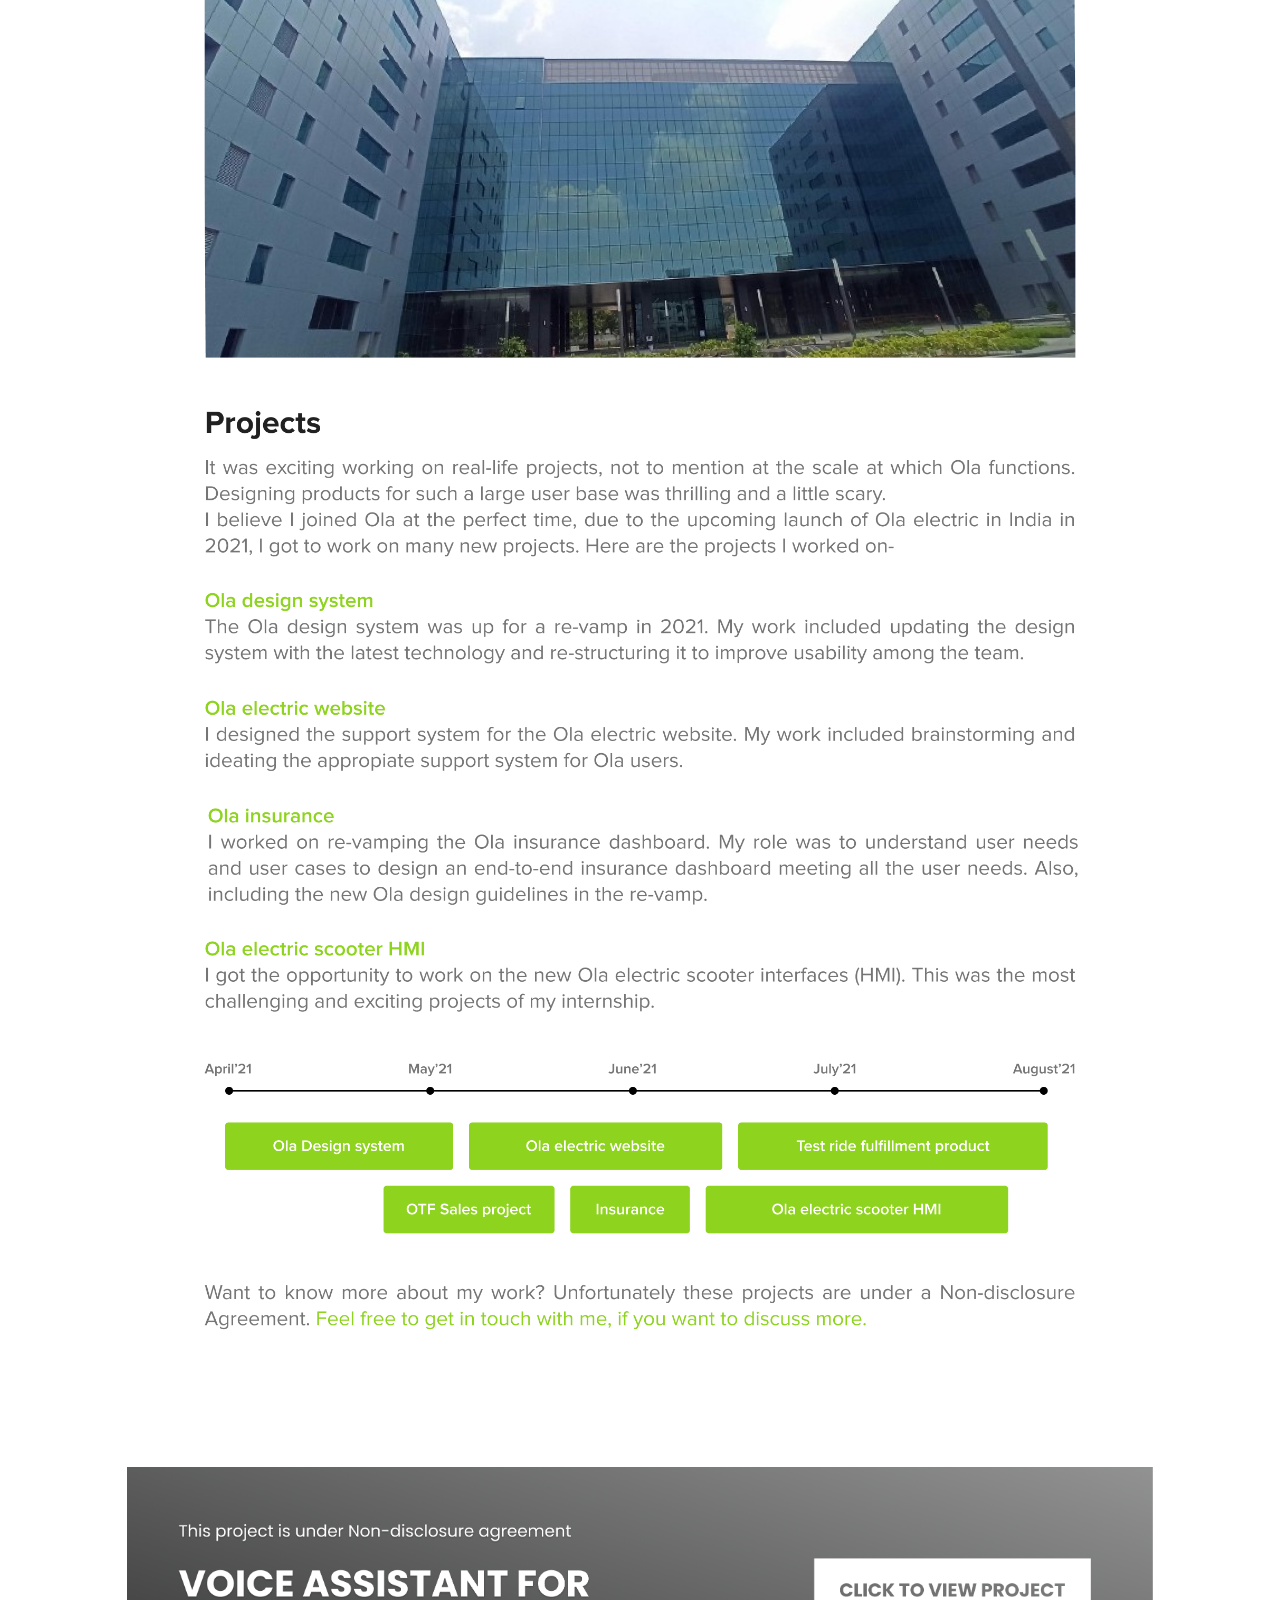
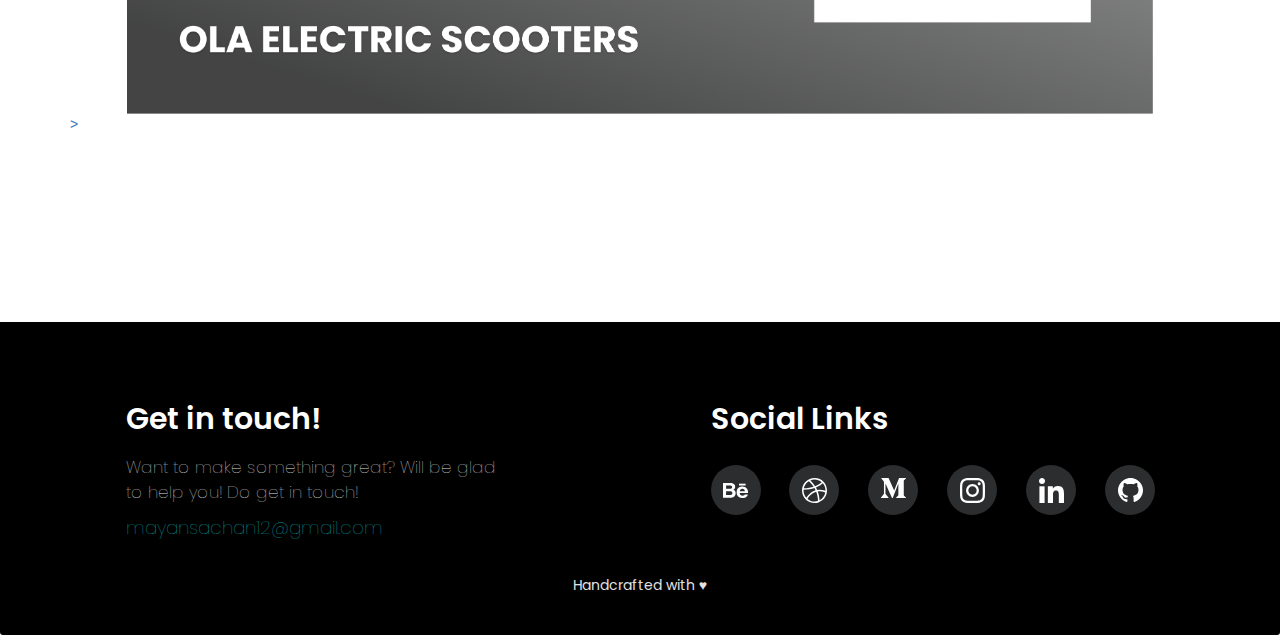
<file: ola.html>
<!DOCTYPE html>
<html lang="en">
<head>
    <meta charset="UTF-8">
    <meta name="viewport" content="width=device-width, initial-scale=1.0">
    <meta http-equiv="X-UA-Compatible" content="ie=edge">
    <link href='https://fonts.googleapis.com/css?family=Poppins' rel='stylesheet'>
    <link href='https://fonts.googleapis.com/css?family=Montserrat' rel='stylesheet'>
    <link rel="stylesheet" href="style.css">
    <link rel="stylesheet" href="https://maxcdn.bootstrapcdn.com/bootstrap/3.4.1/css/bootstrap.min.css">
    <script src="https://ajax.googleapis.com/ajax/libs/jquery/3.4.1/jquery.min.js"></script>
    <script src="https://maxcdn.bootstrapcdn.com/bootstrap/3.4.1/js/bootstrap.min.js"></script>
    <script src="script.js"></script>
    <title>Mayan Sachan</title>
    <link rel="icon" href="images/Mask2.png" type="image/icon type">
</head> 
<body>
    <header>    
        <nav id="header-nav" class="navbar navbar-default">
            <div class="container">
            <div class="navbar-header">
                <a href="index.html" class="pull-left">
                <div id="logo-img"></div>
                </a>

                <button type="button" class="navbar-toggle collapsed" data-toggle="collapse" data-target="#collapsable-nav" aria-expanded="false">
                <span class="sr-only">Toggle navigation</span>
                <span class="icon-bar"></span>
                <span class="icon-bar"></span>
                <span class="icon-bar"></span>
                <!-- <span class="icon-bar"></span> -->
                </button>
            </div>
            
            <div id="collapsable-nav" class="collapse navbar-collapse">
                <ul id="nav-list" class="nav navbar-nav navbar-right">
                <li class="visible-xs">
                    <a href="index.html"> Home</a>
                </li>
                <li>
                    <a href="portfolio.html"><br class="hidden-xs"> Portfolio </a>
                </li>
                <li>
                    <a href="blogs.html"><br class="hidden-xs"> Blogs </a>
                </li>
                <li>
                    <a href="about.html"><br class="hidden-xs"> About </a>
                </li>
                <li>
                    <a href="images/Resume.pdf" target="_blank"><br class="hidden-xs"> Resume </a>
                </li>
                </ul><!-- #nav-list -->
            </div><!-- .collapse .navbar-collapse -->
            </div><!-- .container -->
        </nav><!-- #header-nav -->
        </header>

    <div id="portfolio-header">
        <div id="work" class="row">
            <div class="col-lg-12 col-md-12 col-sm-12 col-xs-12">
                <div id="DEheader" class="container">
                <img src="images/OLA Header-lg.png" alt="DE" class="visible-lg visible-md visible-sm" style="width: 100%;">
                <img src="images/OLA Header-sm.png" alt="DE" class="visible-xs" style="width: 100%;">
                </div>
            </div>
        </div>
    </div><!-- End of #DE -->

    <div id="portfolio-work">
        <div id="work" class="row">
            <div class="col-lg-12 col-md-12 col-sm-12 col-xs-12">
                <div id="DEwork" class="container">
                <img src="images/For website- OLA.png" alt="DE" style="width: 100%;">
                </div>
            </div>
        </div>
        <div id="work" class="row">
            <div class="col-lg-12 col-md-12 col-sm-12 col-xs-12">
                <div id="DEwork" class="container">
                <a href="https://jstrieb.github.io/link-lock/#[base64]">
                    <img src="images/OLA Prototype-lg.png" alt="DE" class="visible-lg visible-md visible-sm" style="margin-left:5%; margin-right: 5%; width: 90%;" 
                        onclick="window.location.href='https://jstrieb.github.io/link-lock/#[base64]';">
                    <img src="images/OLA Prototype-sm.png" alt="DE" class="visible-xs" style="margin-left:15%; margin-right: 15%; width: 70%;"
                        onclick="window.location.href='https://jstrieb.github.io/link-lock/#[base64]';">>
                </a>
                </div>
            </div>
    </div><!-- End of #DE -->

    <footer class="panel-footer">
        <div class="container">
            <div class="row">
            <div class="col-lg-6 col-md-6 col-sm-6 col-xs-12">
                <div id="talk">
                <h2>Get in touch!</h2><br>
                <p id="touch">
                    Want to make something great? Will be glad to help you!
                    Do get in touch!<br>
                <a href="mailto:mayansachan12@gmail.com">mayansachan12@gmail.com</a>
                </p>
                <hr class="visible-xs">
                </div>
            </div>
            <div class="col-lg-6 col-md-6 col-sm-6 col-xs-12">
                <div id="social">
                <h2>Social Links</h2><br>
                <div class="row">
                    <div class="col-lg-2 col-md-2 col-sm-2 col-xs-2">
                    <div id="behance">
                        <a href="https://www.behance.net/mayansach1206"> <img src="images/Behance.svg" alt="photo" id="Behance" width="100%"> </a>
                        <!-- <p>Behance</p> -->
                    </div>
                    </div>
                    <div class="col-lg-2 col-md-2 col-sm-2 col-xs-2">
                    <div id="dribbble">
                        <a href="https://dribbble.com/mayan12"> <img src="images/Dribbble.svg" alt="photo" id="Dribbble" width="100%"> </a>
                        <!-- <p>Dribbble</p> -->
                    </div>
                    </div>
                    <div class="col-lg-2 col-md-2 col-sm-2 col-xs-2">
                    <div id="medium">
                        <a href="https://medium.com/@mayansachan12"> <img src="images/Medium.svg" alt="photo" id="Medium" width="100%"> </a>
                        <!-- <p>Medium</p> -->
                    </div>
                    </div>
                    <div class="col-lg-2 col-md-2 col-sm-2 col-xs-2">
                    <div id="instagram">
                        <a href="https://www.instagram.com/mayan_without_a_k/"> <img src="images/Instagram.svg" alt="photo" id="Instagram" width="100%"> </a>
                        <!-- <p>Instagram</p> -->
                    </div>
                    </div>
                    <div class="col-lg-2 col-md-2 col-sm-2 col-xs-2">
                    <div id="linkedin">
                        <a href="https://www.linkedin.com/in/mayan-sachan-682a9214a/"> <img src="images/linkedin.svg" alt="photo" id="LinkedIn" width="100%"> </a>
                        <!-- <p>Linkedin</p> -->
                    </div>
                    </div>
                    <div class="col-lg-2 col-md-2 col-sm-2 col-xs-2">
                    <div id="github">
                        <a href="https://github.com/mayan-12"> <img src="images/Github.svg" alt="photo" id="Github" width="100%"> </a>
                        <!-- <p>Github</p> -->
                    </div>
                    </div>
                </div>
                <hr class="visible-xs">
                </div>
            </div>
            </div>
            <div class="text-center" style="margin-top: 15px; color: #e2e2e2; font-family: 'Poppins',sans-serif; font-size: 1em;">Handcrafted with ♥</div>
        </div>
        </footer>
</body>
</html>
</file>
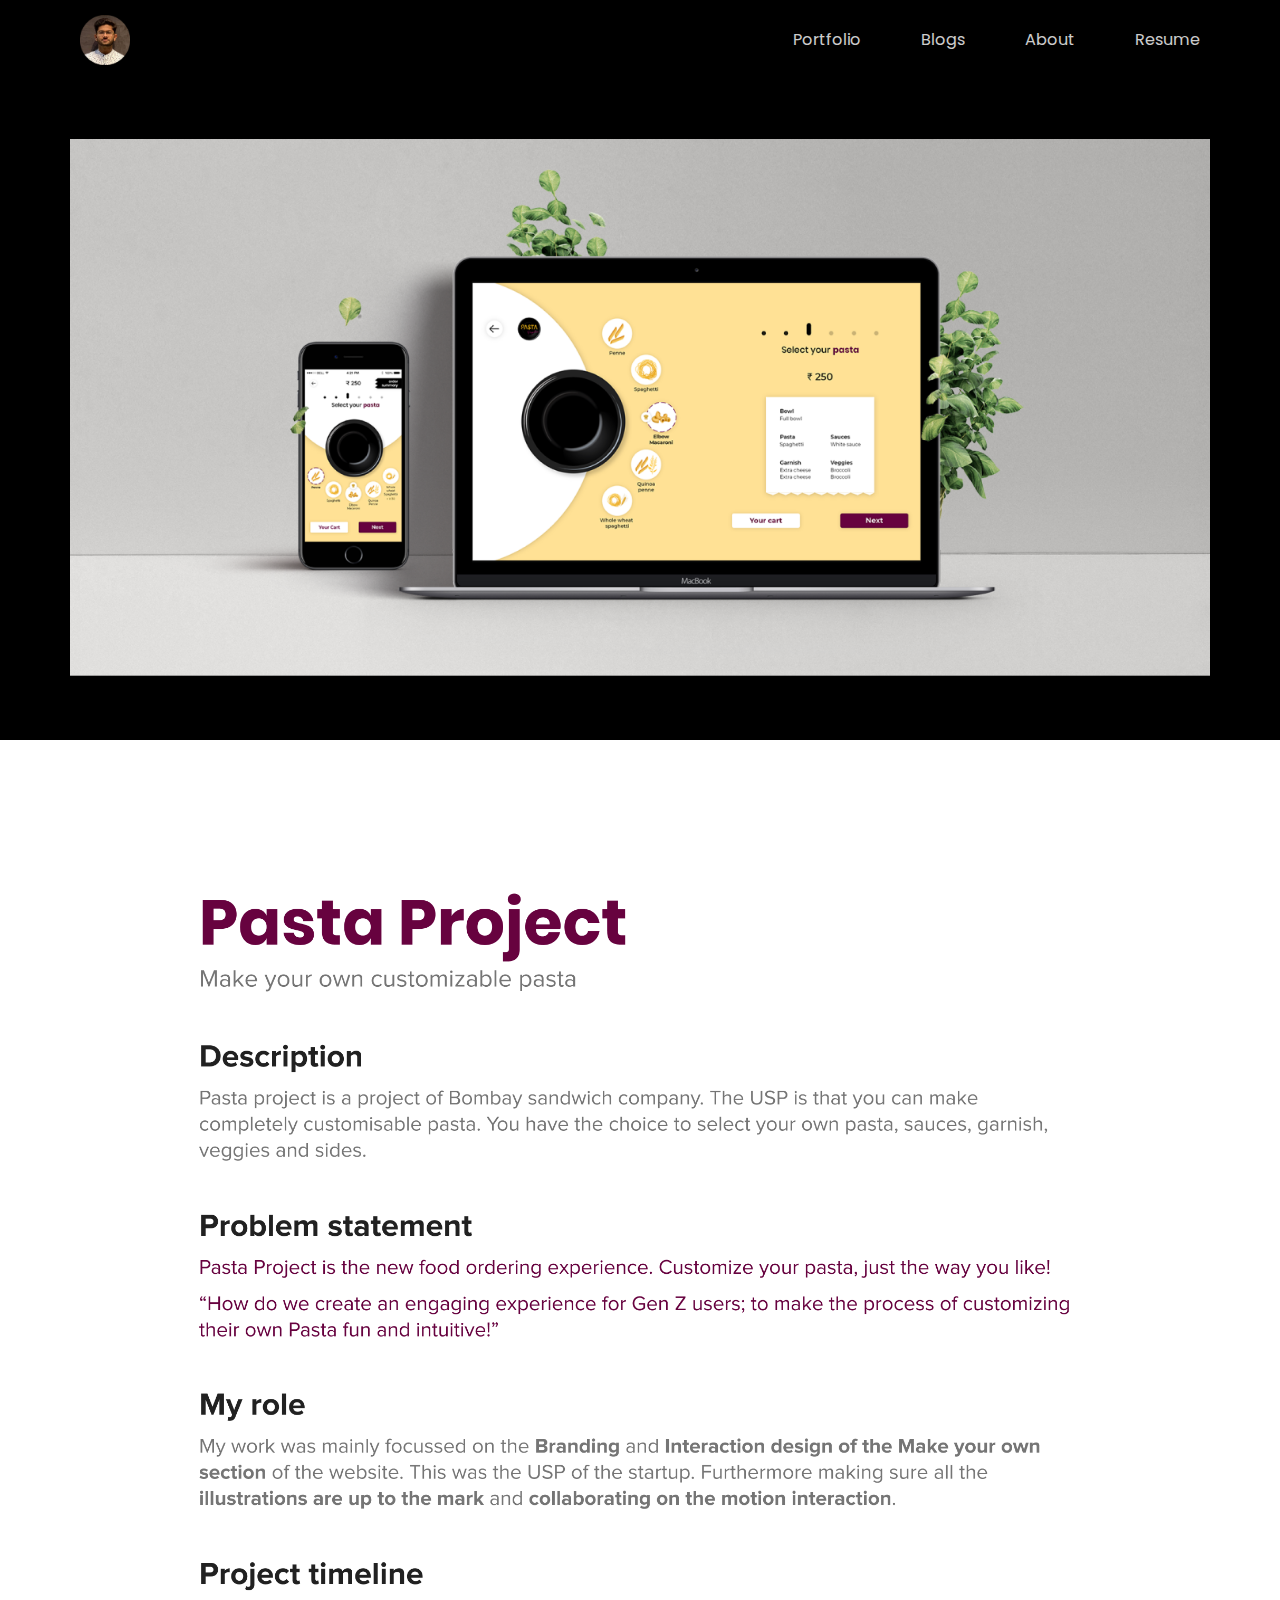
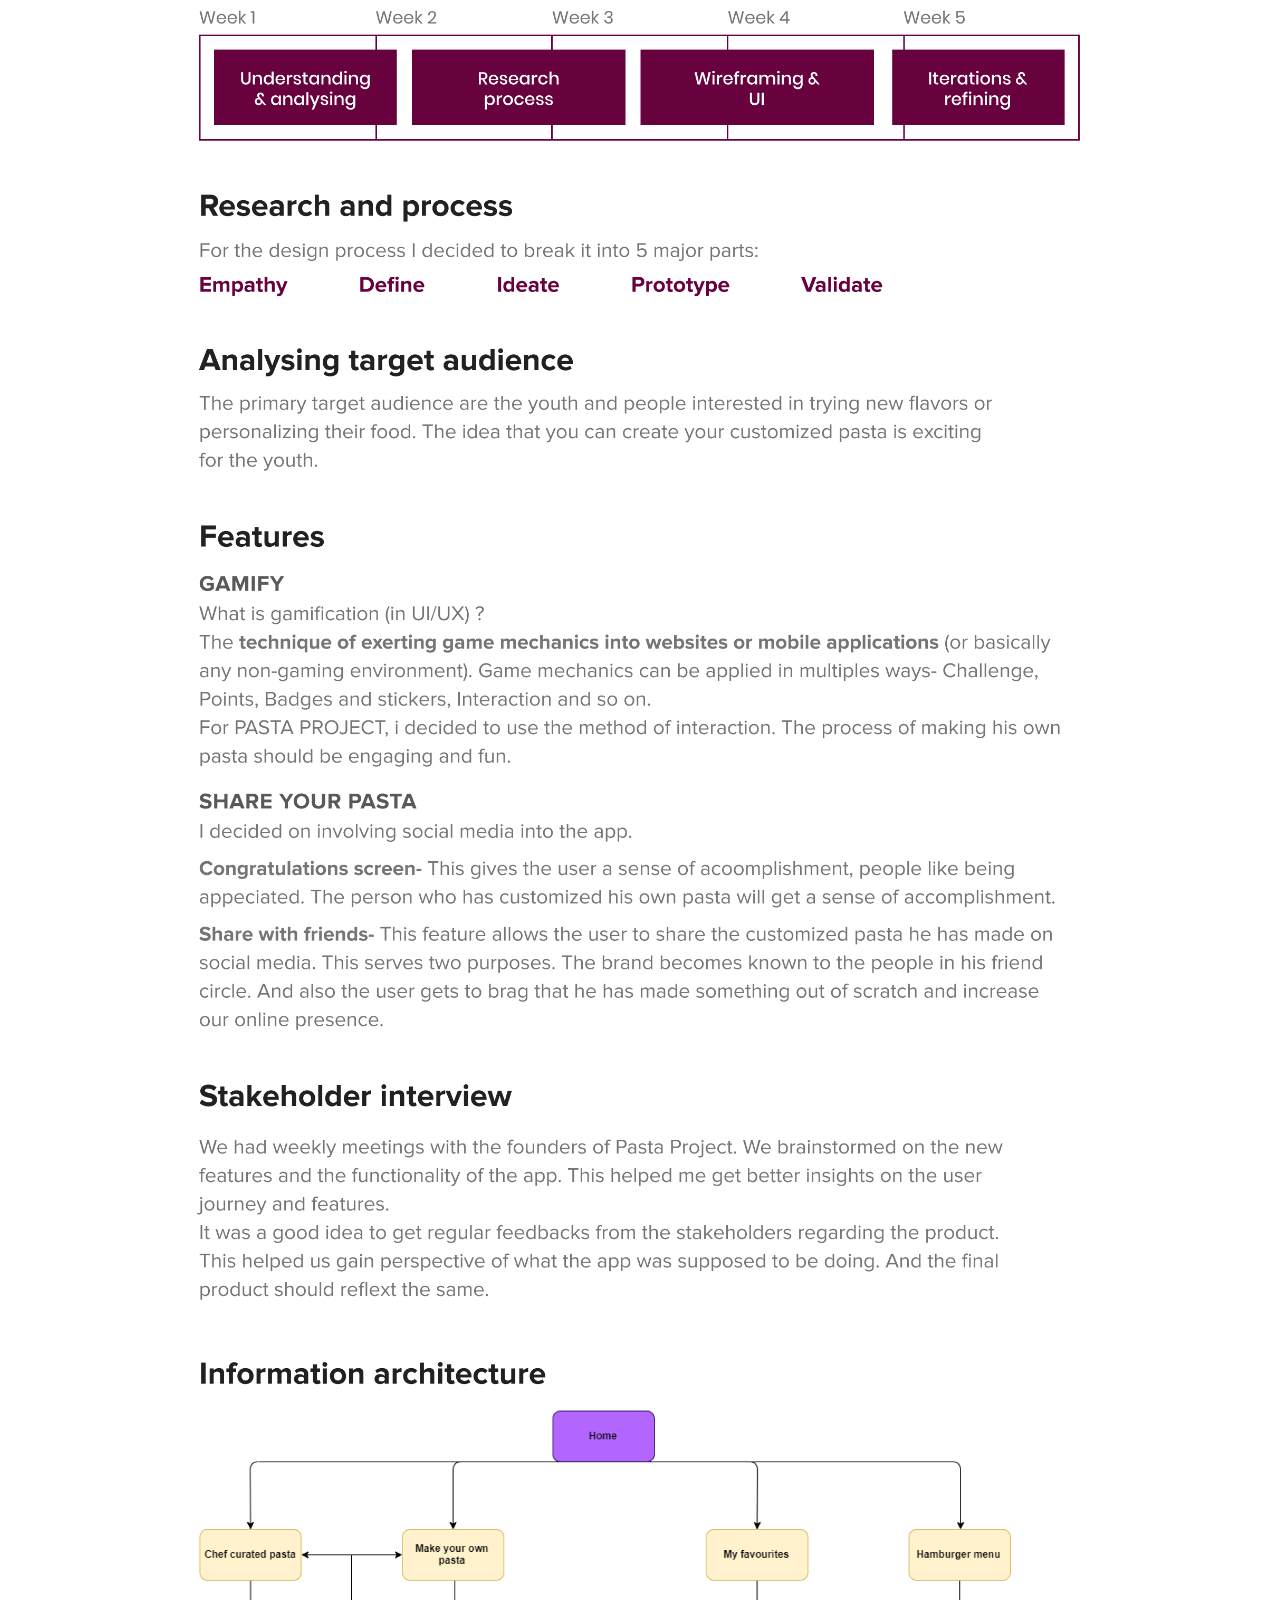
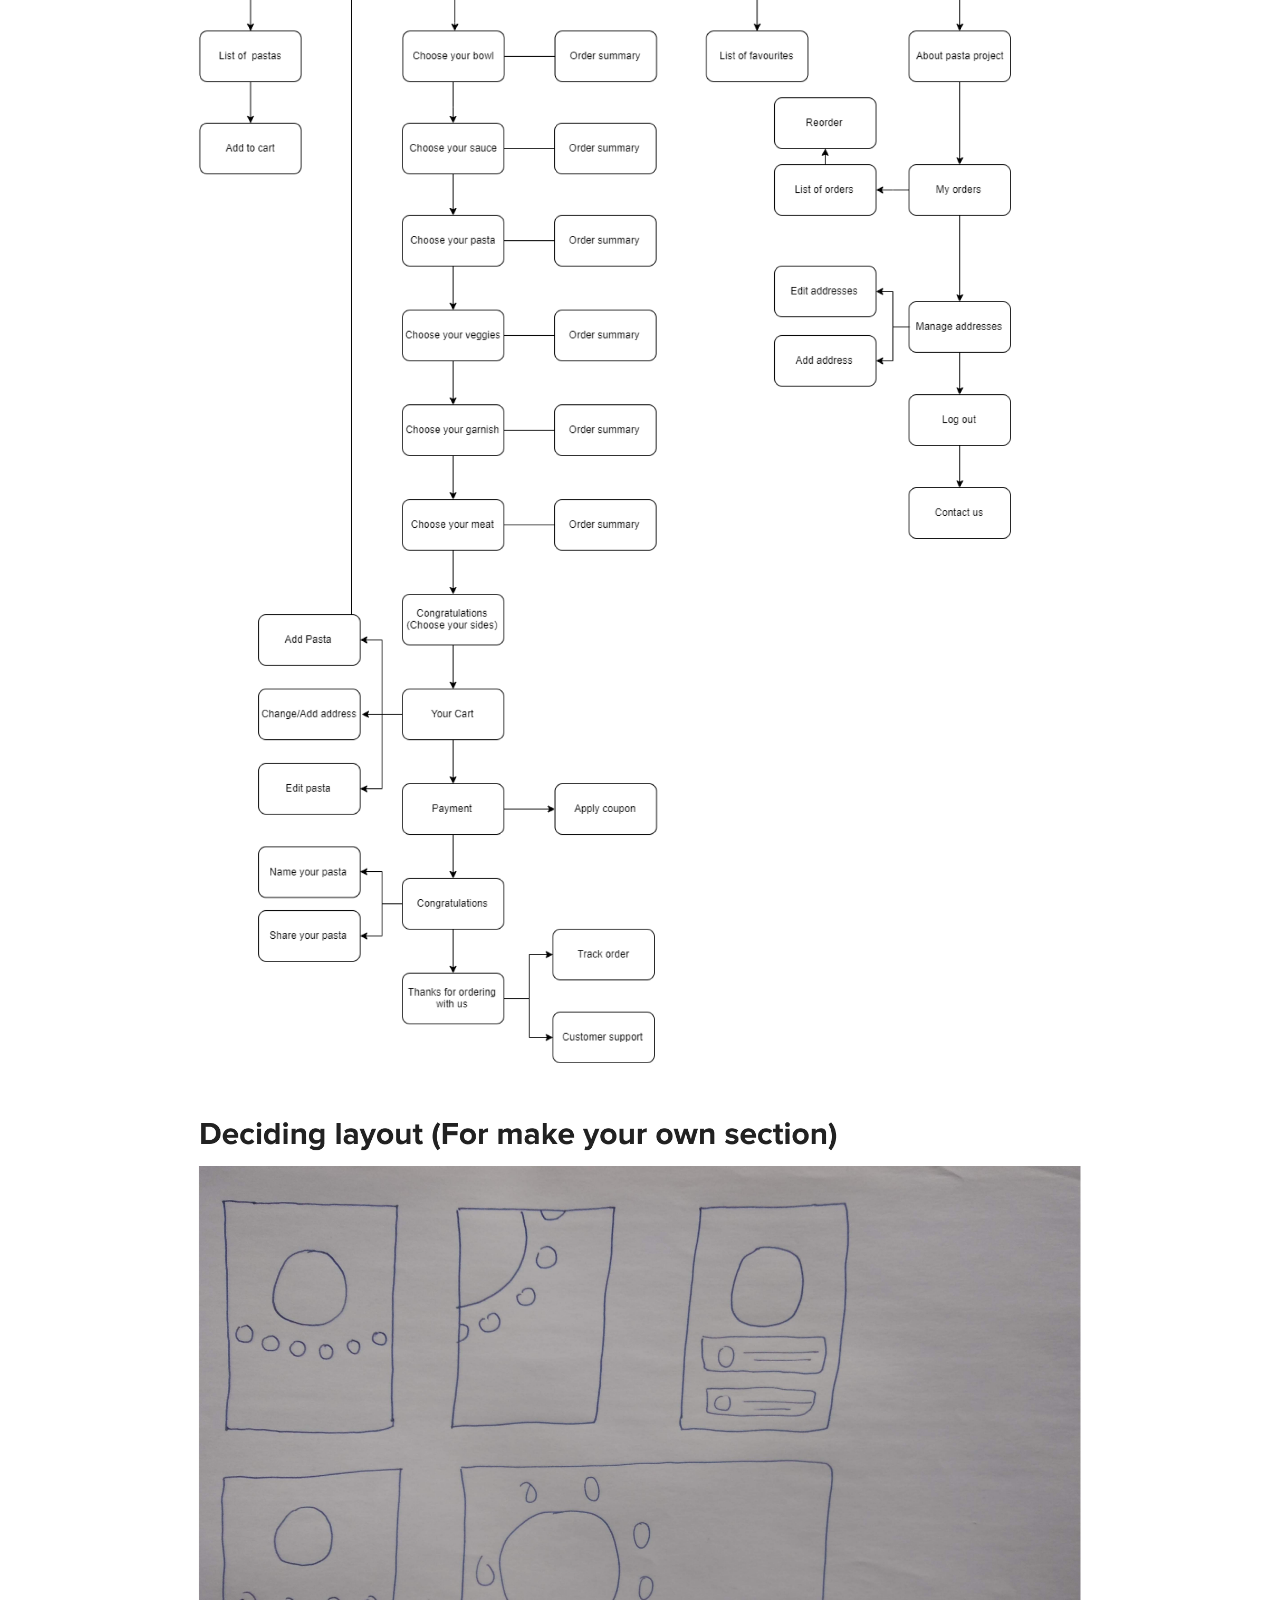
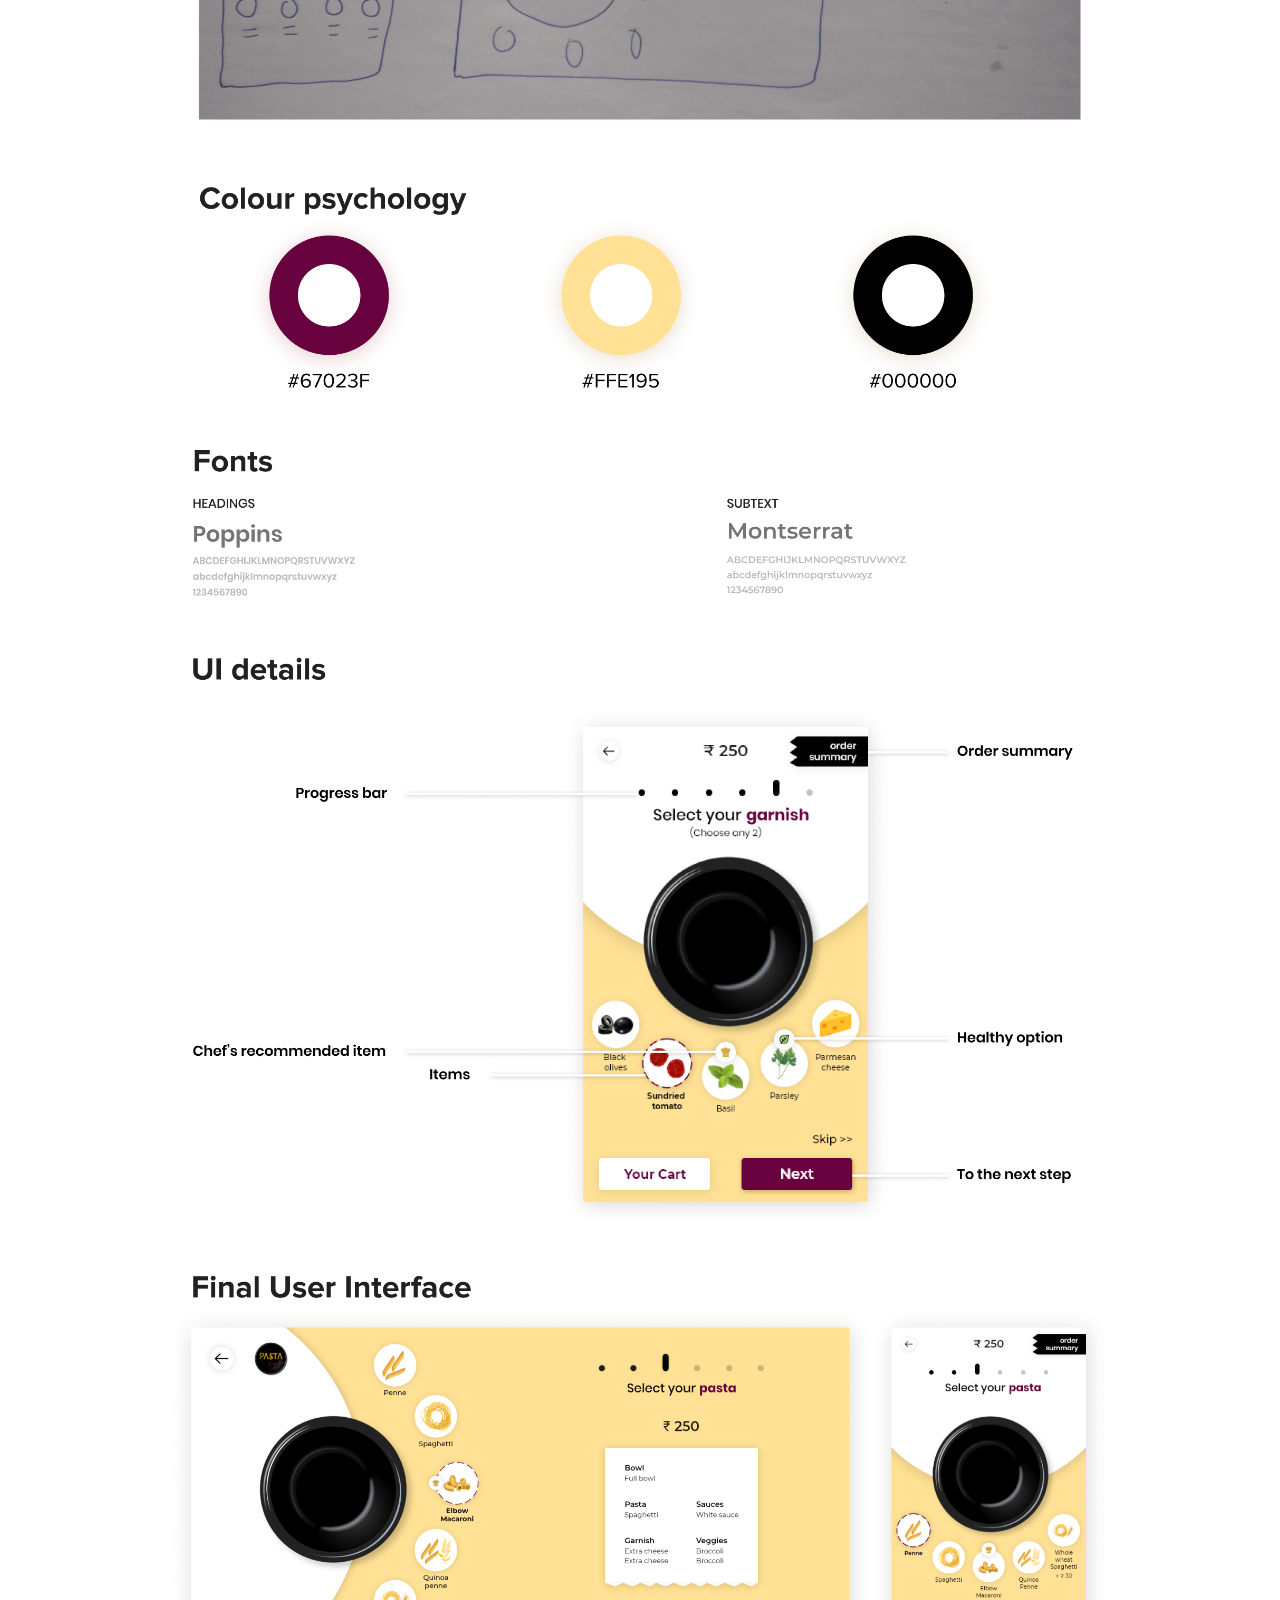
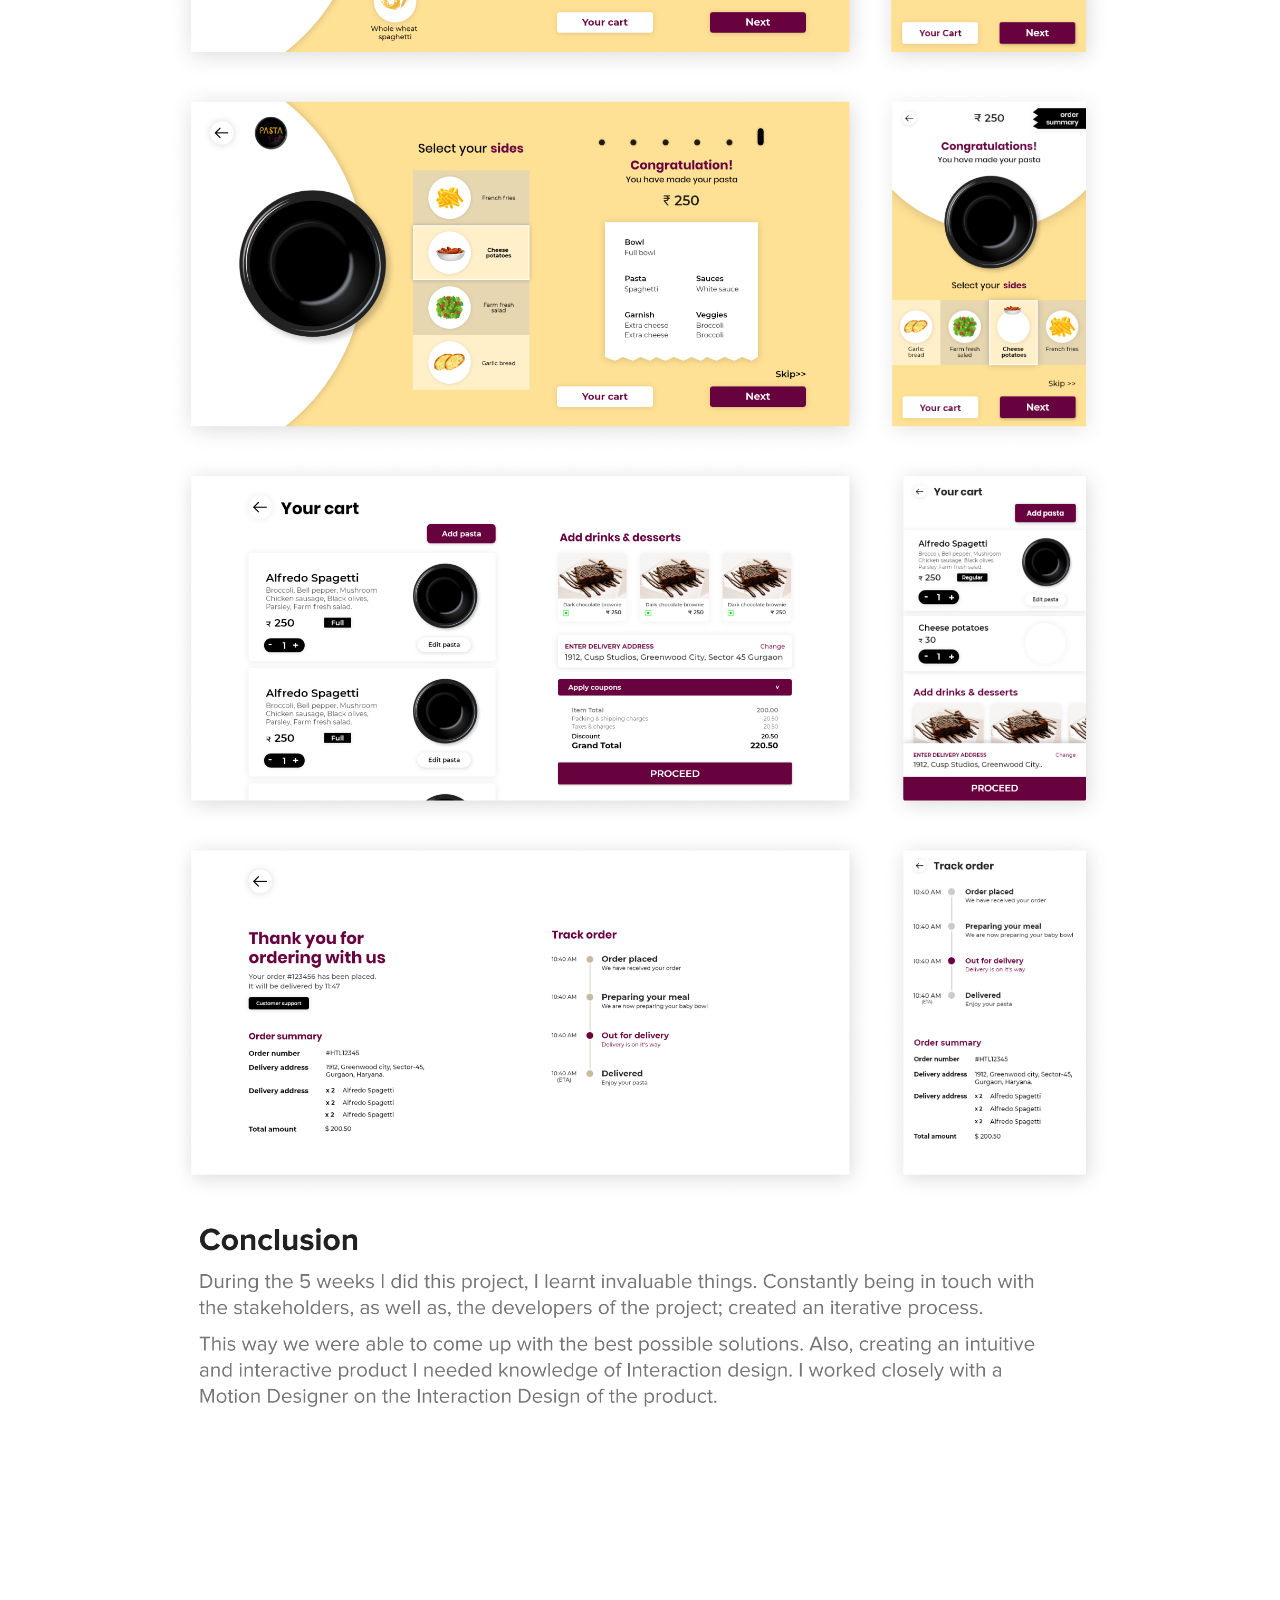
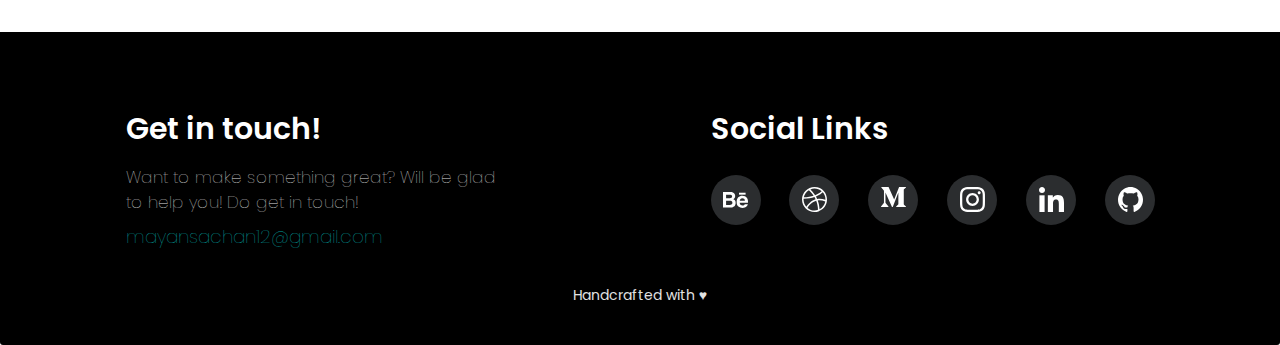
<file: pastaproject.html>
<!DOCTYPE html>
<html lang="en">
<head>
    <meta charset="UTF-8">
    <meta name="viewport" content="width=device-width, initial-scale=1.0">
    <meta http-equiv="X-UA-Compatible" content="ie=edge">
    <link href='https://fonts.googleapis.com/css?family=Poppins' rel='stylesheet'>
    <link href='https://fonts.googleapis.com/css?family=Montserrat' rel='stylesheet'>
    <link rel="stylesheet" href="style.css">
    <link rel="stylesheet" href="https://maxcdn.bootstrapcdn.com/bootstrap/3.4.1/css/bootstrap.min.css">
    <script src="https://ajax.googleapis.com/ajax/libs/jquery/3.4.1/jquery.min.js"></script>
    <script src="https://maxcdn.bootstrapcdn.com/bootstrap/3.4.1/js/bootstrap.min.js"></script>
    <script src="script.js"></script>
    <title>Mayan Sachan</title>
    <link rel="icon" href="images/Mask2.png" type="image/icon type">
</head>
<body>
    <header>    
        <nav id="header-nav" class="navbar navbar-default">
            <div class="container">
            <div class="navbar-header">
                <a href="index.html" class="pull-left">
                <div id="logo-img"></div>
                </a>

                <button type="button" class="navbar-toggle collapsed" data-toggle="collapse" data-target="#collapsable-nav" aria-expanded="false">
                <span class="sr-only">Toggle navigation</span>
                <span class="icon-bar"></span>
                <span class="icon-bar"></span>
                <span class="icon-bar"></span>
                <!-- <span class="icon-bar"></span> -->
                </button>
            </div>
            
            <div id="collapsable-nav" class="collapse navbar-collapse">
                <ul id="nav-list" class="nav navbar-nav navbar-right">
                <li class="visible-xs">
                    <a href="index.html"> Home</a>
                </li>
                <li>
                    <a href="portfolio.html"><br class="hidden-xs"> Portfolio </a>
                </li>
                <li>
                    <a href="blogs.html"><br class="hidden-xs"> Blogs </a>
                </li>
                <li>
                    <a href="about.html"><br class="hidden-xs"> About </a>
                </li>
                <li>
                    <a href="images/Resume.pdf" target="_blank"><br class="hidden-xs"> Resume </a>
                </li>
                </ul><!-- #nav-list -->
            </div><!-- .collapse .navbar-collapse -->
            </div><!-- .container -->
        </nav><!-- #header-nav -->
        </header>

    <div id="portfolio-header">
        <div id="work" class="row">
            <div class="col-lg-12 col-md-12 col-sm-12 col-xs-12">
                <div id="DEheader" class="container">
                <img src="images/PP Header-lg.png" alt="DE" class="visible-lg visible-md visible-sm" style="width: 100%;">
                <img src="images/PP Header-sm.png" alt="DE" class="visible-xs" style="width: 100%;">
                </div>
            </div>
        </div>
    </div><!-- End of #DE -->

    <div id="portfolio-work">
        <div id="work" class="row">
            <div class="col-lg-12 col-md-12 col-sm-12 col-xs-12">
                <div id="DEwork" class="container">
                <img src="images/For Website- PP.png" alt="DE" style="width: 100%;">
                </div>
            </div>
        </div>
    </div><!-- End of #DE -->


    <footer class="panel-footer">
        <div class="container">
            <div class="row">
            <div class="col-lg-6 col-md-6 col-sm-6 col-xs-12">
                <div id="talk">
                <h2>Get in touch!</h2><br>
                <p id="touch">
                    Want to make something great? Will be glad to help you!
                    Do get in touch!<br>
                <a href="mailto:mayansachan12@gmail.com">mayansachan12@gmail.com</a>
                </p>
                <hr class="visible-xs">
                </div>
            </div>
            <div class="col-lg-6 col-md-6 col-sm-6 col-xs-12">
                <div id="social">
                <h2>Social Links</h2><br>
                <div class="row">
                    <div class="col-lg-2 col-md-2 col-sm-2 col-xs-2">
                    <div id="behance">
                        <a href="https://www.behance.net/mayansach1206"> <img src="images/Behance.svg" alt="photo" id="Behance" width="100%"> </a>
                        <!-- <p>Behance</p> -->
                    </div>
                    </div>
                    <div class="col-lg-2 col-md-2 col-sm-2 col-xs-2">
                    <div id="dribbble">
                        <a href="https://dribbble.com/mayan12"> <img src="images/Dribbble.svg" alt="photo" id="Dribbble" width="100%"> </a>
                        <!-- <p>Dribbble</p> -->
                    </div>
                    </div>
                    <div class="col-lg-2 col-md-2 col-sm-2 col-xs-2">
                    <div id="medium">
                        <a href="https://medium.com/@mayansachan12"> <img src="images/Medium.svg" alt="photo" id="Medium" width="100%"> </a>
                        <!-- <p>Medium</p> -->
                    </div>
                    </div>
                    <div class="col-lg-2 col-md-2 col-sm-2 col-xs-2">
                    <div id="instagram">
                        <a href="https://www.instagram.com/mayan_without_a_k/"> <img src="images/Instagram.svg" alt="photo" id="Instagram" width="100%"> </a>
                        <!-- <p>Instagram</p> -->
                    </div>
                    </div>
                    <div class="col-lg-2 col-md-2 col-sm-2 col-xs-2">
                    <div id="linkedin">
                        <a href="https://www.linkedin.com/in/mayan-sachan-682a9214a/"> <img src="images/linkedin.svg" alt="photo" id="LinkedIn" width="100%"> </a>
                        <!-- <p>Linkedin</p> -->
                    </div>
                    </div>
                    <div class="col-lg-2 col-md-2 col-sm-2 col-xs-2">
                    <div id="github">
                        <a href="https://github.com/mayan-12"> <img src="images/Github.svg" alt="photo" id="Github" width="100%"> </a>
                        <!-- <p>Github</p> -->
                    </div>
                    </div>
                </div>
                <hr class="visible-xs">
                </div>
            </div>
            </div>
            <div class="text-center" style="margin-top: 15px; color: #e2e2e2; font-family: 'Poppins',sans-serif; font-size: 1em;">Handcrafted with ♥</div>
        </div>
        </footer>
</body>
</html>
</file>
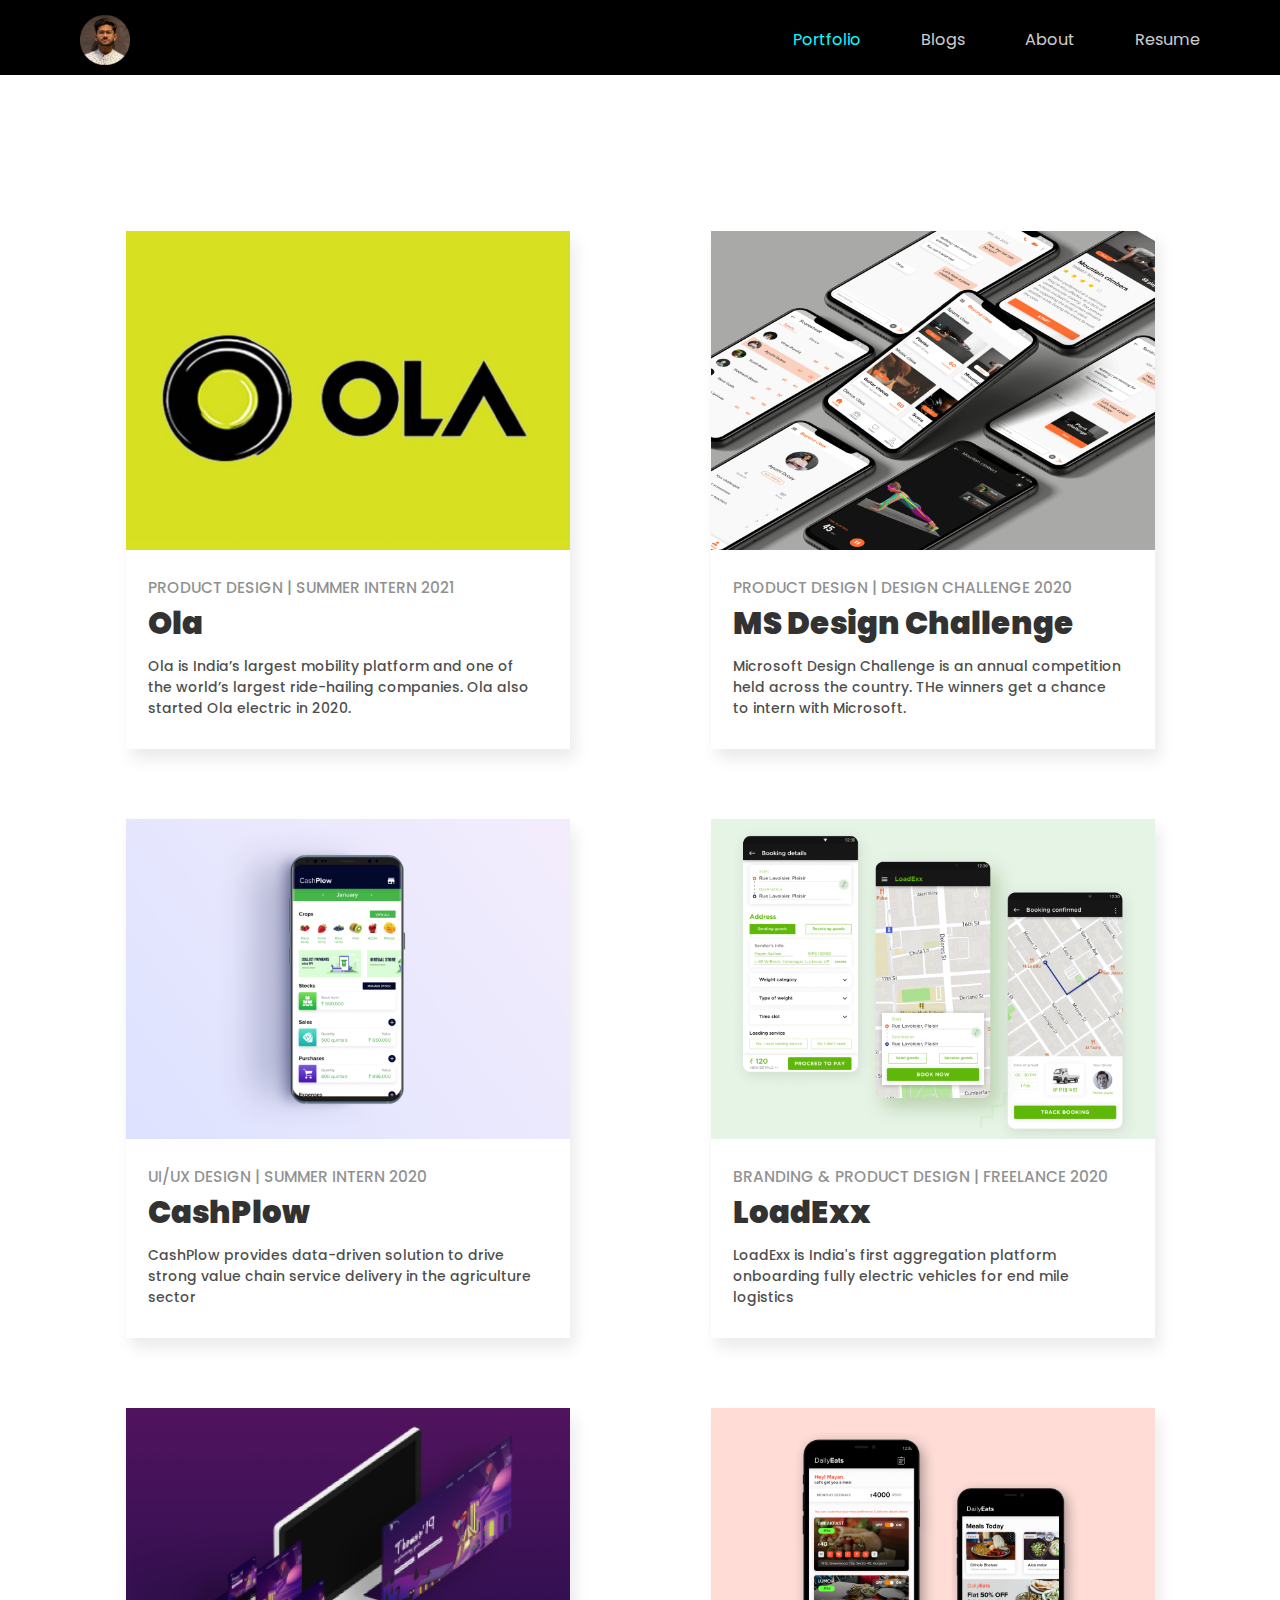
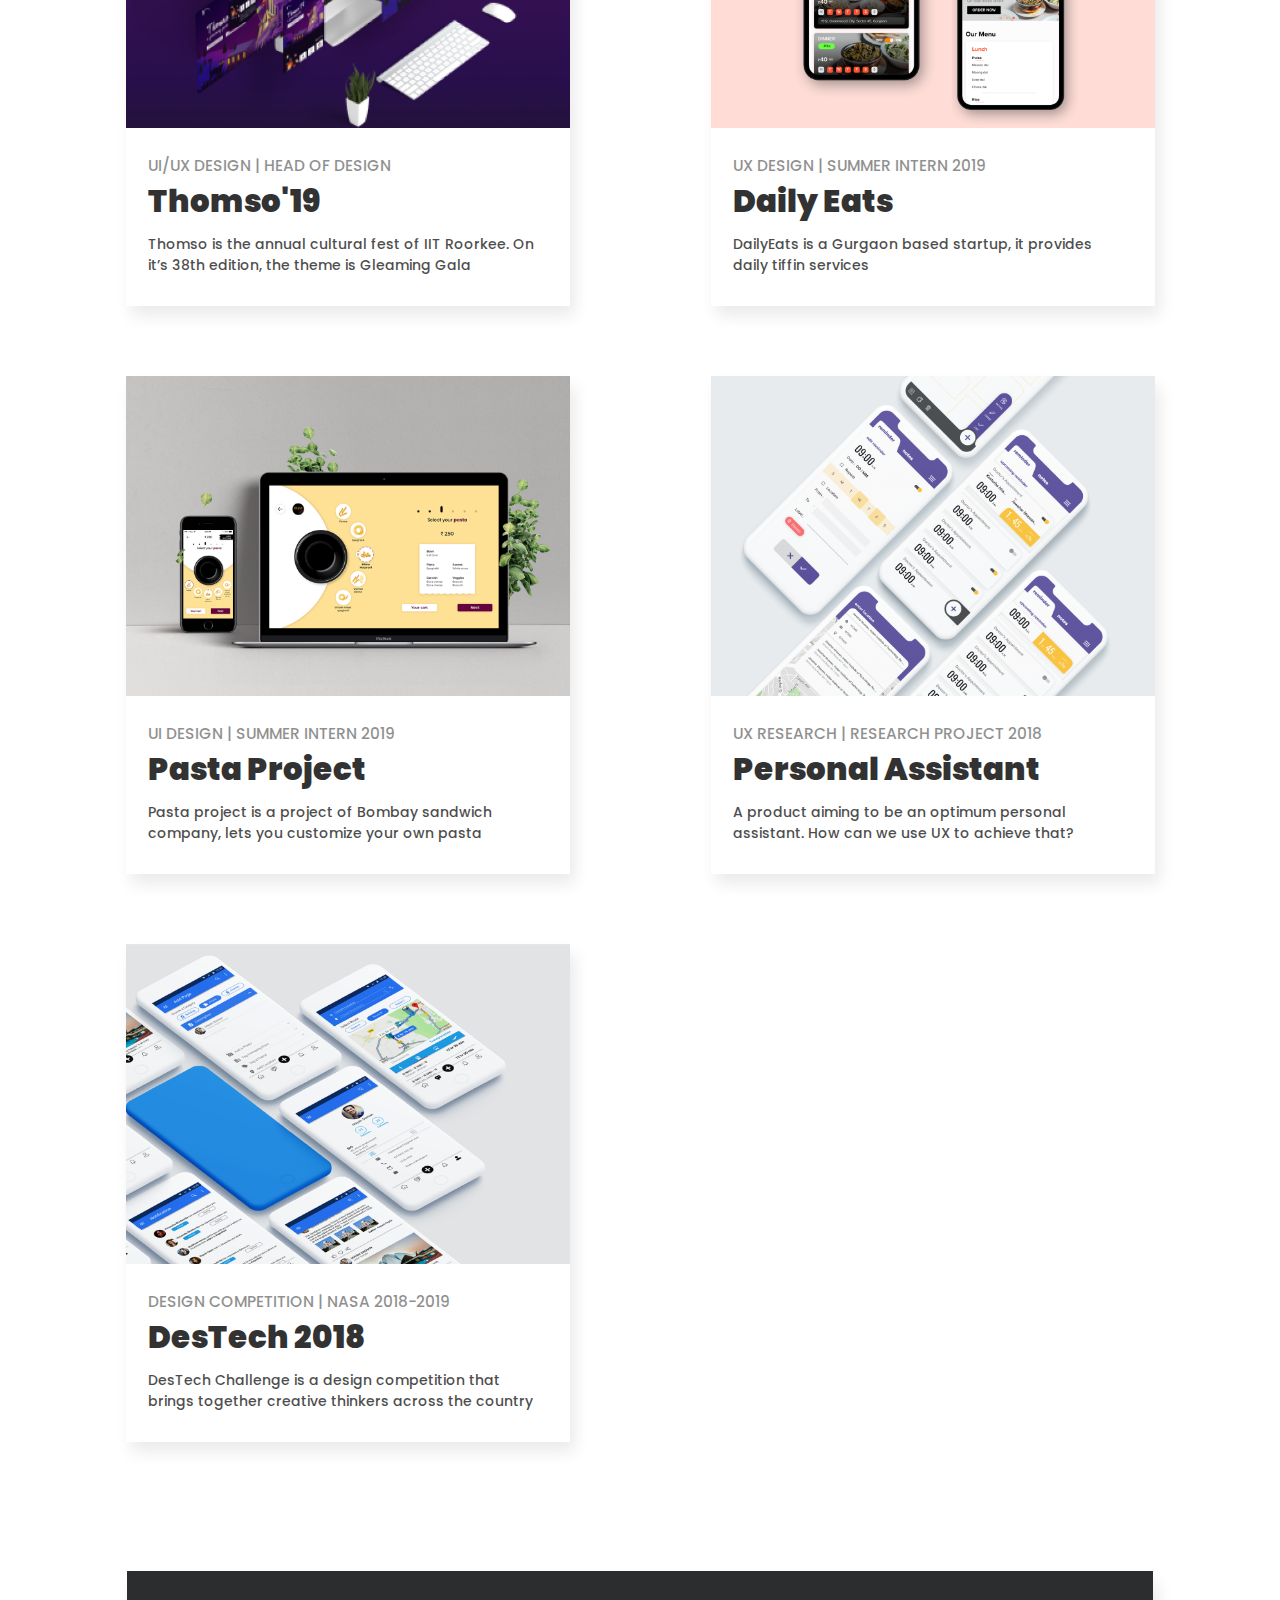
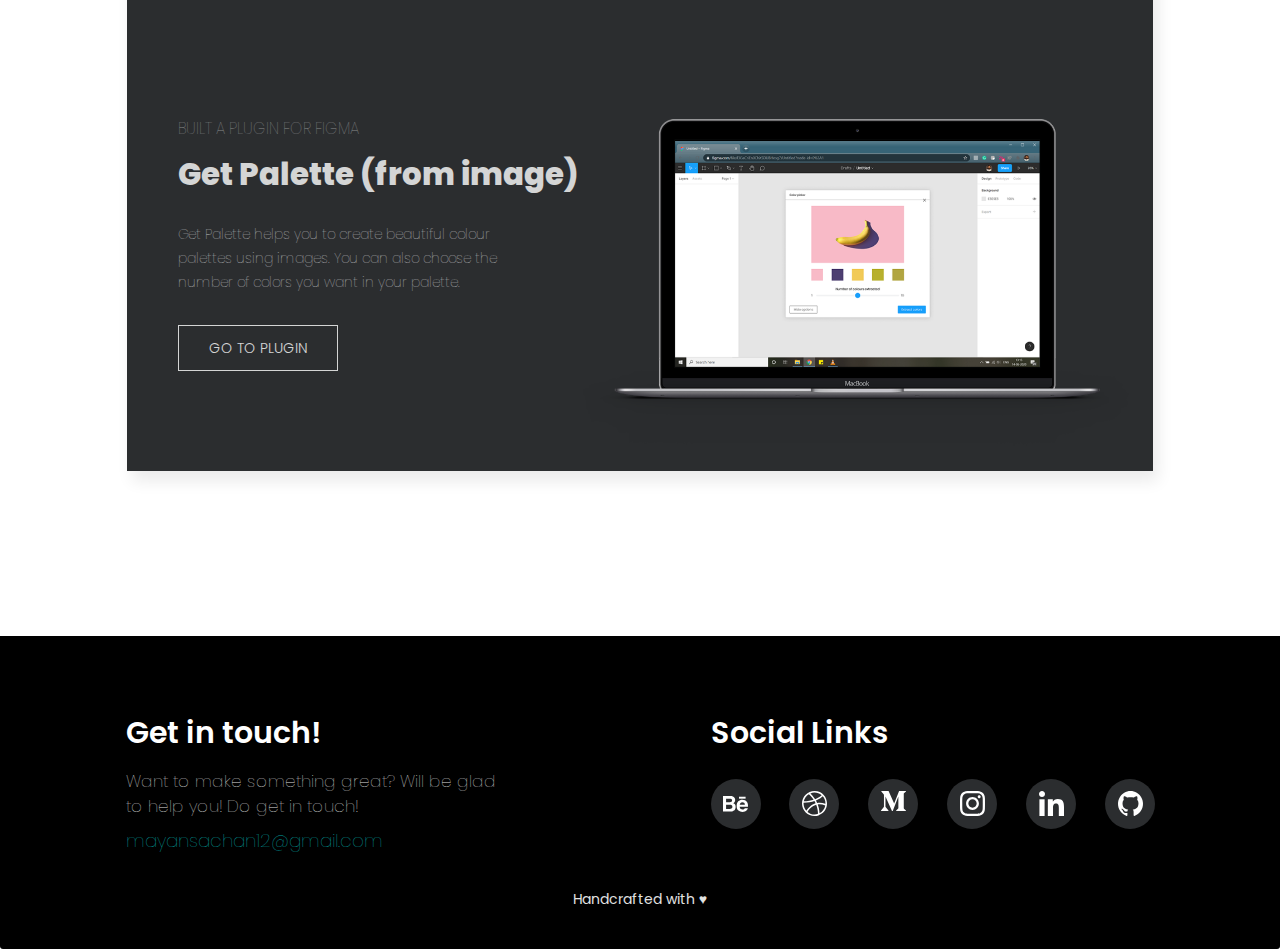
<file: portfolio.html>
<!DOCTYPE html>
<html lang="en">
<head>
    <meta charset="UTF-8">
    <meta name="viewport" content="width=device-width, initial-scale=1.0">
    <meta http-equiv="X-UA-Compatible" content="ie=edge">
    <link href='https://fonts.googleapis.com/css?family=Poppins' rel='stylesheet'>
    <link href='https://fonts.googleapis.com/css?family=Montserrat' rel='stylesheet'>
    <link rel="stylesheet" href="style.css">
    <link rel="stylesheet" href="https://maxcdn.bootstrapcdn.com/bootstrap/3.4.1/css/bootstrap.min.css">
    <script src="https://ajax.googleapis.com/ajax/libs/jquery/3.4.1/jquery.min.js"></script>
    <script src="https://maxcdn.bootstrapcdn.com/bootstrap/3.4.1/js/bootstrap.min.js"></script>
    <script src="script.js"></script>
    <title>Mayan Sachan</title>
    <link rel="icon" href="images/Mask2.png" type="image/icon type">
</head>
<body>
  <header style="margin-bottom: 100px;">    
    <nav id="header-nav" class="navbar navbar-default">
      <div class="container">
        <div class="navbar-header">
          <a href="index.html" class="pull-left">
            <div id="logo-img"></div>
          </a>

          <button type="button" class="navbar-toggle collapsed" data-toggle="collapse" data-target="#collapsable-nav" aria-expanded="false">
            <span class="sr-only">Toggle navigation</span>
            <span class="icon-bar"></span>
            <span class="icon-bar"></span>
            <span class="icon-bar"></span>
            <!-- <span class="icon-bar"></span> -->
          </button>
        </div>
        
        <div id="collapsable-nav" class="collapse navbar-collapse">
           <ul id="nav-list" class="nav navbar-nav navbar-right">
            <li class="visible-xs">
              <a href="index.html"> Home</a>
            </li>
            <li>
              <a href="portfolio.html" style="color: aqua; opacity: 1;"><br class="hidden-xs"> Portfolio </a>
            </li>
            <li>
              <a href="blogs.html"><br class="hidden-xs"> Blogs </a>
            </li>
            <li>
              <a href="about.html"><br class="hidden-xs"> About </a>
            </li>
            <li>
              <a href="images/Resume.pdf" target="_blank"><br class="hidden-xs"> Resume </a>
            </li>
          </ul><!-- #nav-list -->
        </div><!-- .collapse .navbar-collapse -->
      </div><!-- .container -->
    </nav><!-- #header-nav -->
  </header>


  <div id="main-content" class="container">

    <div id="work" class="row">
      <div class="col-lg-6 col-md-6 col-sm-6 col-xs-12">
        <div id="DEcover" style="cursor: pointer;" onclick="location.href='ola.html';">
          <div class="image-wrapper">
          <a href="ola.html" id="DEphoto" > <img src="images/OLA.png" alt="photo" width="100%"> </a>
          </div>
            <span>
              <h5>PRODUCT DESIGN | SUMMER INTERN 2021</h5>
              <h2>Ola</h2> 
             <h6>Ola is India’s largest mobility platform and one of the world’s largest ride-hailing companies. Ola also started Ola electric in 2020.</h6>
            </span> 
        </div>
        
      </div>
      <div class="col-lg-6 col-md-6 col-sm-6 col-xs-12">
        <div id="PPcover" style="cursor: pointer;" onclick="location.href='msd.html';">
          <div class="image-wrapper">
          <a href="msd.html" id="DEphoto" > <img src="images/MSD.png" alt="photo" width="100%"> </a>
          </div>
            <span>
              <h5>PRODUCT DESIGN | DESIGN CHALLENGE 2020</h5>
              <h2>MS Design Challenge</h2> 
             <h6>Microsoft Design Challenge is an annual competition held across the country. THe winners get a chance to intern with Microsoft.</h6>
            </span>      
        </div>
      </div>
    </div><!-- End of #work -->

    <div id="work" class="row">
      <div class="col-lg-6 col-md-6 col-sm-6 col-xs-12">
        <div id="DEcover" style="cursor: pointer;" onclick="location.href='cashplow.html';">
          <div class="image-wrapper">
          <a href="cashplow.html" id="DEphoto" > <img src="images/CP.png" alt="photo" width="100%"> </a>
          </div>
            <span>
              <h5>UI/UX DESIGN | SUMMER INTERN 2020</h5>
              <h2>CashPlow</h2> 
             <h6>CashPlow provides data-driven solution to drive strong value chain service delivery in the agriculture sector</h6>
            </span> 
        </div>
        
      </div>
      <div class="col-lg-6 col-md-6 col-sm-6 col-xs-12">
        <div id="PPcover" style="cursor: pointer;" onclick="location.href='loadexx.html';">
          <div class="image-wrapper">
          <a href="loadexx.html" id="DEphoto" > <img src="images/LE.png" alt="photo" width="100%"> </a>
          </div>
            <span>
              <h5>BRANDING & PRODUCT DESIGN | FREELANCE 2020</h5>
              <h2>LoadExx</h2> 
             <h6>LoadExx is India's first aggregation platform onboarding fully electric vehicles for end mile logistics</h6>
            </span>      
        </div>
      </div>
    </div><!-- End of #work -->

    <div id="work" class="row">
      <div class="col-lg-6 col-md-6 col-sm-6 col-xs-12">
        <div id="DEcover" style="cursor: pointer;" onclick="location.href='thomso.html';">
          <div class="image-wrapper">
          <a href="thomso.html" id="DEphoto" > <img src="images/T19.png" alt="photo" width="100%"> </a>
          </div>
            <span>
              <h5>UI/UX DESIGN | HEAD OF DESIGN</h5>
              <h2>Thomso'19</h2> 
             <h6>Thomso is the annual cultural fest of IIT Roorkee. On it’s 38th edition, the theme is Gleaming Gala</h6>
            </span>      
        </div>
      </div>
      <div class="col-lg-6 col-md-6 col-sm-6 col-xs-12">
        <div id="DEcover" style="cursor: pointer;" onclick="location.href='dailyeats.html';">
          <div class="image-wrapper">
          <a href="dailyeats.html" id="DEphoto" > <img src="images/DE.png" alt="photo" width="100%"> </a>
          </div>
            <span>
              <h5>UX DESIGN | SUMMER INTERN 2019</h5>
              <h2>Daily Eats</h2> 
             <h6>DailyEats is a Gurgaon based startup, it provides daily tiffin services</h6>
            </span>      
        </div>
      </div>
    </div><!-- End of #work -->


    <div id="work" class="row">
      <div class="col-lg-6 col-md-6 col-sm-6 col-xs-12">
        <div id="PPcover" style="cursor: pointer;" onclick="location.href='pastaproject.html';">
          <div class="image-wrapper">
          <a href="pastaproject.html" id="DEphoto" > <img src="images/PP.png" alt="photo" width="100%"> </a>
          </div>
            <span>
              <h5>UI DESIGN | SUMMER INTERN 2019</h5>
              <h2>Pasta Project</h2> 
             <h6>Pasta project is a project of Bombay sandwich company, lets you customize your own pasta</h6>
            </span>      
        </div>
      </div>
      <div class="col-lg-6 col-md-6 col-sm-6 col-xs-12">
        <div id="PPcover" style="cursor: pointer;" onclick="location.href='personalassistant.html';">
          <div class="image-wrapper">
          <a href="personalassistant.html" id="DEphoto" > <img src="images/MA.png" alt="photo" width="100%"> </a>
          </div>
            <span>
              <h5>UX RESEARCH | RESEARCH PROJECT 2018</h5>
              <h2>Personal Assistant</h2> 
             <h6>A product aiming to be an optimum personal assistant. How can we use UX to achieve that?</h6>
            </span>      
        </div>
      </div>
    </div><!-- End of #work -->


    <div id="work" class="row">
      <div class="col-lg-6 col-md-6 col-sm-6 col-xs-12">
        <div id="DEcover" style="cursor: pointer;" onclick="location.href='destech.html';">
          <div class="image-wrapper">
          <a href="destech.html" id="DTphoto" > <img src="images/DT.png" alt="photo" width="100%"> </a>
          </div>
            <span>
              <h5>DESIGN COMPETITION | NASA 2018-2019</h5>
              <h2>DesTech 2018</h2> 
             <h6>DesTech Challenge is a design competition that brings together creative thinkers across the country</h6>
            </span>      
        </div>
      </div>
    </div><!-- End of #work -->    


    <div id="work" class="row">
      <div class="col-lg-12 col-md-12 col-sm-12 col-xs-12">
        <div id="plugin">
            <span>
              <h5> BUILT A PLUGIN FOR FIGMA </h5>
              <h2 class="visible-sm visible-xs">Get Palette</h2>
              <h2 class="visible-lg visible-md">Get Palette (from image)</h2> 
             <h6>Get Palette helps you to create beautiful colour palettes using images. 
               You can also choose the number of colors you want in your palette.
              </h6>
            <div id="CTA"> <a href="https://www.figma.com/community/plugin/866200342776340994/Get-Palette" target="_blank">GO TO PLUGIN</a> </div>  
            <img src="images/Plugin-xxs.png" style="width: 100%;" class="visible-xs">  
          </span>  
        </div>
      </div>
    </div>

  </div><!-- End of #main-content -->

  <footer class="panel-footer">
    <div class="container">
      <div class="row">
        <div class="col-lg-6 col-md-6 col-sm-6 col-xs-12">
          <div id="talk">
            <h2>Get in touch!</h2><br>
            <p id="touch">
              Want to make something great? Will be glad to help you!
              Do get in touch!<br>
            <a href="mailto:mayansachan12@gmail.com">mayansachan12@gmail.com</a>
            </p>
            <hr class="visible-xs">
          </div>
        </div>
        <div class="col-lg-6 col-md-6 col-sm-6 col-xs-12">
          <div id="social">
            <h2>Social Links</h2><br>
            <div class="row">
              <div class="col-lg-2 col-md-2 col-sm-2 col-xs-2">
                <div id="behance">
                  <a href="https://www.behance.net/mayansach1206"> <img src="images/Behance.svg" alt="photo" id="Behance" width="100%"> </a>
                  <!-- <p>Behance</p> -->
                </div>
              </div>
              <div class="col-lg-2 col-md-2 col-sm-2 col-xs-2">
                <div id="dribbble">
                  <a href="https://dribbble.com/mayan12"> <img src="images/Dribbble.svg" alt="photo" id="Dribbble" width="100%"> </a>
                  <!-- <p>Dribbble</p> -->
                </div>
              </div>
              <div class="col-lg-2 col-md-2 col-sm-2 col-xs-2">
                <div id="medium">
                  <a href="https://medium.com/@mayansachan12"> <img src="images/Medium.svg" alt="photo" id="Medium" width="100%"> </a>
                  <!-- <p>Medium</p> -->
                </div>
              </div>
              <div class="col-lg-2 col-md-2 col-sm-2 col-xs-2">
                <div id="instagram">
                  <a href="https://www.instagram.com/mayan_without_a_k/"> <img src="images/Instagram.svg" alt="photo" id="Instagram" width="100%"> </a>
                  <!-- <p>Instagram</p> -->
                </div>
              </div>
              <div class="col-lg-2 col-md-2 col-sm-2 col-xs-2">
                <div id="linkedin">
                  <a href="https://www.linkedin.com/in/mayan-sachan-682a9214a/"> <img src="images/linkedin.svg" alt="photo" id="LinkedIn" width="100%"> </a>
                  <!-- <p>Linkedin</p> -->
                </div>
              </div>
              <div class="col-lg-2 col-md-2 col-sm-2 col-xs-2">
                <div id="github">
                  <a href="https://github.com/mayan-12"> <img src="images/Github.svg" alt="photo" id="Github" width="100%"> </a>
                  <!-- <p>Github</p> -->
                </div>
              </div>
            </div>
            <hr class="visible-xs">
          </div>
        </div>
      </div>
      <div class="text-center" style="margin-top: 15px; color: #e2e2e2; font-family: 'Poppins',sans-serif; font-size: 1em;">Handcrafted with ♥</div>
    </div>
  </footer>

</body>
</html>
</file>
<file: style.css>
body {
    font-size: 16px;
    color: #fff;
    background-color: #ffffff;
    font-family: 'Poppins', sans-serif;
  }


  
  /************** HEADER **************/
  /************** HEADER **************/
  #header-nav {
    background-color: #000000;
    border-radius: 0;
    border: 0;
    margin-bottom: 0px;

    /* position: fixed;
    top: 0em;
    width: 100%;
    overflow: hidden; */
  }
    /* Page content
  .content {
    padding: 16px;
  }
  .sticky {
    position: fixed;
    top: 0;
    width: 100%;
  }
  .sticky + .content {
    padding-top: 60px;
  } */
  
  #logo-img {
    background: url('images/Mask.png');
    width: 50px;
    height: 50px;
    margin: 15px 15px 10px 10px;
    background-size: contain;
  }
  
  #nav-list {
    margin-top: 0px;
    font-family: 'Poppins', sans-serif;
  }
  #nav-list a {
    color: #ffffff;
    text-align: center;
    font-size: 1.15em;
    padding: 10px 10px 10px 50px;
    opacity: .8;
  }
  #nav-list a:hover {
    transform: scale(1.05);
    opacity: 1;
  }


  .navbar-header button.navbar-toggle, .navbar-header .icon-bar {
    border: none;
    color: #ffffff;
  }
  .navbar-header button.navbar-toggle {
    /* clear: both; */
    margin-top: 20px;
  }
  .navbar-default button.navbar-toggle .icon-bar {
    background-color: #fff;
  } 
  .navbar-header button.navbar-toggle:hover, .navbar-header button.navbar-toggle:active {
    /* clear: both; */
    margin-top: 20px;
    background-color: #808080;
  }

  /************** END HEADER **************/
  /************** END HEADER **************/



  /************** FOOTER **************/
  /************** FOOTER **************/
  footer.panel-footer {
    margin-top: 150px;
    padding-top: 50px;
    padding-bottom: 40px;
    background-color: rgb(0, 0, 0);
    border-top: 0;
    height: auto;
  }

  #talk {
    width: 70%;
    margin-left: 10%;
  }
  #talk h2 {
    font-family: 'Poppins' , sans-serif;
    color: #ffffff;
    font-weight: 600;
    margin-bottom: 0px;
    margin-top: 30px;
  }
  #talk p {
    font-family: 'Poppins' , sans-serif;
    color: #ffffff;
    font-weight: 100;
    font-size: 1.2em;
    opacity: .87;
    line-height: 1.5em;
  }
  #talk a {
    font-size: 1.1em;
    line-height: 2.4em;
    color: aqua;
    opacity: .7;
  }
  #talk a:hover {
    font-size: 1.1em;
    text-decoration: none;
    display: inline-block;
    color: aqua;
    opacity: 1;
  }

  #social {
    width: 80%;
    margin-left: 10%;
  }
  #social h2 {
    font-family: 'Poppins' , sans-serif;
    color: #ffffff;
    font-weight: 600;
    margin-bottom: 10px;
    margin-top: 30px;
  }

 #behance , #dribbble , #medium , #instagram , #linkedin , #github{
  width: 50px;
  height: 50px;
  border-radius: 25px;
  background-color: #2B2D2F;
 }
 #behance:hover {
   background-color: #053eff;
 }
 #dribbble:hover {
  background-color: #ea4c89;
 }
 #medium:hover {
  background-color: #11100E;
 }
 #instagram:hover {
  background-image: url(images/insta-bg.jpg);
  background-size: cover;
 }
 #linkedin:hover {
  background-color: #0e76a8;
 }
 #github:hover {
  background-color: #2dba4e;
 }
 #dribbble img , #medium img , #instagram img , #linkedin img , #github img{
  padding: 25% 25% 25% 25%;
  /* margin: 10% 10% 10% 10%; */
 }
 #behance img {
  padding: 35% 25% 25% 25%;
 }
 #behance img:hover ,#dribbble img:hover , #medium img:hover , #instagram img:hover , #linkedin img:hover , #github img:hover {
  transition: transform 0.4s ease-out;
  transform: rotateZ(360deg) scale(.9);
 }
 #behance img:focus ,#dribbble img:focus , #medium img:focus , #instagram img:focus , #linkedin img:focus , #github img:focus {
  transition: transform 0.4s ease-out;
  transform: rotateZ(360deg) scale(.9);
 }

  /************** END FOOTER **************/
  /************** END FOOTER **************/



  /************** SCROLL **************/
  /************** SCROLL **************/
  * {
    margin: 0;
    padding: 0;
  }
  html, body {
    height: 100%;
  }
  section {
    position: relative;
    width: 100%;
    height: 100%;
  }
  section::after {
    position: absolute;
    bottom: 0;
    left: 0;
    content: '';
    width: 100%;
    height: 80%;
  }
  
  .demo a {
    position: absolute;
    left: 50%;
    bottom: 90%;
    z-index: 2;
    display: inline-block;
    -webkit-transform: translate(0, -50%);
    transform: translate(0, -50%);
    color: #ffffff;
    font : normal 400 'Montserrat', sans-serif;
    letter-spacing: .1em;
    text-decoration: none;
    transition: opacity .3s;
    opacity: .7;
  }
  .demo a:hover {
    opacity: 1;
    text-decoration: none;
    display: inline-block;
    color: #ffffff;
    font : normal 400 'Montserrat', sans-serif;
  }
  
  #scroll a {
    padding-top: 0px;
  }
  #scroll a span {
    position: absolute;
    top: 0;
    left: 50%;
    width: 30px;
    height: 50px;
    margin-left: -15px;
    border: 1.5px solid #ffffff;
    border-radius: 50px;
    box-sizing: border-box;
  }
  #scroll a span:hover {
    border: 2px solid aqua;
  }
  #scroll a span::before {
    position: absolute;
    top: 10px;
    left: 50%;
    content: '';
    width: 6px;
    height: 6px;
    margin-left: -3px;
    background-color: #ffffff;
    border-radius: 100%;
    box-sizing: border-box;
  }
  #scroll a span:hover::before {
    background-color: aqua;
  }
  /************** END SCROLL **************/
  /************** END SCROLL **************/



  /************** HOME PAGE **************/
  /************** HOME PAGE **************/
  

  /*** Intro ***/
  #intro {
    background-color: black;
    font-family: 'Muli' , sans-serif;
    color: #ffffff;
    height: 90vh;
    margin-bottom: 50px;
  }
  #intro h1 {
    /* font-family: 'Montserrat' , sans-serif; */
    margin: 0px;
    padding-top: 200px;
    padding-bottom: 15px;
    font-weight: 900;
    text-align: center;
    font-size: 6em;
    display: block;
  }
  #intro h2 {
    /* font-family: 'Montserrat' , sans-serif; */
    margin: 0px;
    padding-top: 0px;
    padding-bottom: 50px;
    padding-left: 20%;
    padding-right: 20%;
    font-weight: 100;
    text-align: center;
    font-size: 2.8em;
    line-height: 1.5em;
    opacity: .8;
  }
  #intro h4 {
    /* font-family: 'Montserrat' , sans-serif; */
    margin: 0px;
    padding-top: 0px;
    padding-bottom: 30px;
    padding-left: 25%;
    padding-right: 25%;
    font-weight: lighter;
    text-align: center;
    font-size: 1.5em;
    line-height: 1.6em;
    opacity: .6;
  }
  #intro a {
    color: aqua;
    text-decoration: none;
    display: inline-block;
  }
  #intro a:hover {
    /* transition: transform 0.4s ease-out;
    transform: scale(1.01); */
    text-decoration: none;
    display: inline-block;
  }
  /*** Intro ***/


  /*** Portfolio cards ***/
  #main-content h3 {
    font-size: 3.5em;
    font-family: 'Poppins' , sans-serif;
    font-weight: 900;
    text-align: center;
    margin-top: 10%;
  }

  #PPcover, #DEcover, #DTcover {
    height: auto;
    /* height: 200%; */
    width: 80%;
    margin-left: 10%;
    margin-top: 10%;
    align-self: center;
    align-items: center;
    margin-bottom: 15px;
    position: relative;
    border: 0px ;
    overflow: hidden;
    box-shadow: 5px 10px 15px #ebebeb;
  }
  #PPcover span , #DEcover span {
    position: relative;
    bottom: 20px;
    width: 100%;
    text-align: left;
    font-size: 2em;
    font-family: 'Poppins' , sans-serif;
    font-weight: bold;
    margin-left: 20px;
    color: rgb(0, 0, 0);
    opacity: .8;
  }
  /* #DEcover span {
    float: left;
    position: relative;
    bottom: -20px;
    width: 100%;
    text-align: left;
    font-size: 2em;
    font-family: 'Poppins' , sans-serif;
    font-weight: bold;
    margin-left: 20px;
    color: rgb(0, 0, 0);
    opacity: .8;
  } */
  #PPcover h5, #DEcover h5, #DTcover h5 {
    opacity: .54;
    margin-left: 5%;
    font-size: .55em;
  }
  #PPcover h2, #DEcover h2, #DTcover h2 {  
    font-weight: 900;
    margin: 5px 0px 15px 0px;
    margin-left: 5%;
    font-size: 1.1em;
  }
  #PPcover h6, #DEcover h6, #DTcover h6 {
    font-weight: 500;
    font-size: .5em;
    margin: 10px 30px 10px 5%;
    opacity: .87;
    line-height: 1.5em;
  }


  .image-wrapper {
    position: relative;    
    margin: 0 auto;
    width: 100%;
    height: auto;
    padding-bottom: 72%;
    background-color: rgb(235, 235, 235);
    overflow: hidden;
    font-size: 0;
  }
  .image-wrapper img {
    position: absolute;
    max-width: 100%;
    /* height: auto; */
    transition: transform 0.3s ease-in-out;
  }
  .image-wrapper:hover img {
    transform: scale(1.1);
  }
  /*** Portfolio cards ***/


  /*** Plugin card ***/
  #plugin , #prototype {
    height: 500px;
    width: 90%;
    margin-left: 5%;
    margin-top: 10%;
    align-self: center;
    align-items: center;
    margin-bottom: 15px;
    position: relative;
    border: 0px ;
    overflow: hidden;
    box-shadow: 5px 10px 15px #ebebeb;
    background-color: #2B2D2F;
  }
  #plugin{
    background-image: url(images/Plugin.png);
    background-size: cover;
  }
  #prototype {
    background-image: url(images/CP-Prototype.png);
    background-size: cover;
  }
  #plugin span , #prototype span{
    position: relative;
    bottom: -100px;
    width: 100%;
    height: 0em;
    text-align: left;
    font-size: 2em;
    font-family: 'Poppins' , sans-serif;
    font-weight: bold;
    margin-left: 20px;
    color: #ffffff;
    opacity: .8;
  }

  #plugin h5 {
    opacity: .54;
    margin-left: 5%;
    font-size: .55em;
    font-weight: 100;
  }
  #plugin h2 {  
    font-weight: 800;
    margin: 2% 0px 15px 0px;
    margin-left: 5%;
    font-size: 1.1em;
  }
  #plugin h6 {
    font-weight: 100;
    font-size: .5em;
    margin: 3% 60% 10px 5%;
    opacity: .87;
    line-height: 1.7em;
  }

  #CTA {
    border: 2px #ffffff;
    font-family: 'Poppins' , sans-serif;
    font-size: .5em;
    margin-left: 5%;
    /* font-weight: 500; */
    margin-top: 3%;
  }
  #CTA a {
    background-color: #2B2D2F;
    color: #ffffff;
    border: 1.5px solid #ffffff;
    text-decoration: none;
    display: inline-block;
    padding: 12px 30px;
    font-weight: 300;
  }
  #CTA a:hover {
    text-decoration: none;
    display: inline-block;
    background-color: #ffffff;
    color: #2B2D2F;
    font-weight: 700;
  }
  /*** Plugin card ***/


  /*** Blogs card ***/
  #blog {
    width: 90%;
    margin-left: 5%;
    margin-top: 15%;
  }
  #blog h2 {
    font-family: 'Poppins' , sans-serif;
    font-size: 1.6em;
    font-weight: 900;
    line-height: 1.4em;
    color: black;
    opacity: .87;
  }
  #CTA2 {
    border: 2px #000000;
    font-family: 'Poppins' , sans-serif;
    font-size: 1.1em;
    /* margin-left: 5%; */
    /* font-weight: 500; */
    margin-top: 8%;
  }
  #CTA2 a {
    background-color: #ffffff;
    color: #000000;
    border: 1.5px solid #000000;
    text-decoration: none;
    display: inline-block;
    padding: 10px 30px;
    font-weight: 500;
  }
  #CTA2 a:hover {
    text-decoration: none;
    display: inline-block;
    background-color: #000000;
    color: #ffffff;
    font-weight: 400;
  }
  /*** Blogs card ***/

  /************** END HOME PAGE **************/
  /************** END HOME PAGE **************/



  /************** END PORTFOLIO PAGES **************/
  /************** END PORTFOLIO PAGE **************/
  #portfolio-header {
    /* height: 650px; */
    /* width: 100vw; */
    margin-bottom: 15px;
    position: relative;
    overflow: hidden;
    background-color: black;
  }
  #DEheader {
    margin-top: 5%;
    margin-bottom: 5%;
  }
  #portfolio-work {
    /* height: 650px; */
    /* width: 100vw; */
    margin-bottom: 15px;
    position: relative;
    overflow: hidden;
  }
  #DEwork {
    margin-top: 2%;
    margin-bottom: 3%;
  }

  /************** END PORTFOLIO PAGE **************/
  /************** END PORTFOLIO PAGE **************/



  /************** ABOUT PAGE **************/
  /************** ABOUT PAGE **************/
  #about {
    height: 650px;
    /* width: 100vw; */
    margin-bottom: 15px;
    position: relative;
    overflow: hidden;
    background-color: black;
    /* background: url(images/About.png);
    background-position: top center;
    background-size: cover; */
  }
  #profile {
    height: 500px;
    width: 80%;
    margin-left: 36%;
    margin-top: 16%;

    background: url(images/Profile.jpg);
    background-position: center top;
    background-size: cover;
  }
  #explain {
    width: 60%;
    margin-left: 20%;
    margin-top: 10%;
    color: cornsilk;
  }
  #explain p {
    font-family: 'Montserrat', sans-serif;
    font-size: 1.4em;
    font-weight: 100;
    line-height: 1.5em;
    text-align: justify;
  }
  #explain h2 {
    font-family: 'Montserrat', sans-serif;
    font-size: 4em;
    font-weight: 900;
    text-justify: auto;
  }


  #about2 {
    height: 650px;
    /* width: 100vw; */
    margin-bottom: 15px;
    position: relative;
    overflow: hidden;
  }
  #profile2 {
    height: 500px;
    width: 80%;
    margin-left: -28%;
    margin-top: 16%;

    background: url(images/Profile2\ old.jpg);
    background-position: center top;
    background-size: cover;
  }
  #explain2 {
    width: 55%;
    margin-left: 18%;
    margin-right: 0%;
    margin-top: 10%;
    color: #000000;
  }
  #explain2 p {
    font-family: 'Montserrat', sans-serif;
    font-size: 1.4em;
    font-weight: 100;
    line-height: 1.5em;
    text-align: justify;
  }
  #explain2 h2 {
    font-family: 'Montserrat', sans-serif;
    font-size: 4em;
    font-weight: 900;
    text-justify: auto;
  }

  /*#about3 {
    height: 650px;
    // width: 100vw;
    margin-bottom: 15px;
    position: relative;
    overflow: hidden;
  }
  #photography {
    width: 60%;
    margin-left: 20%;
    margin-right: 20%;
    margin-top: 10%;
    color: #000000;

    -webkit-font-smoothing: antialiased;
    -moz-osx-font-smoothing: grayscale;
  }
  #photography h2 {
    font-family: 'Montserrat', sans-serif;
    font-size: 4em;
    font-weight: 900;
    text-justify: auto;
    text-align: center;
  }*/

  /************** END ABOUT PAGE **************/
  /************** END ABOUT PAGE **************/
  


  /********** Large devices only **********/
  /********** Large devices only **********/
  @media (min-width: 1200px) {
    #plugin {
      background-image: url(images/Plugin.png);
      background-size: cover;
    }
    #prototype {
      background-image: url(images/CP-Prototype.png);
      background-size: cover;
    }
  }
  


  /********** Medium devices only **********/
  /********** Medium devices only **********/
  @media (min-width: 992px) and (max-width: 1199px) {
    /* Header */

    /* End Header */
  
    /* Home Page */
    #plugin , #prototype {
      height: 370px;
    }
    #plugin {
      background-image: url(images/Plugin-md.png);
      background-size: cover;
    }
    #prototype {
      background-image: url(images/CP-Prototype.png);
      background-size: cover;
    }
    #plugin span , #prototype span{
      position: relative;
      bottom: -40px;
      width: 100%;
    }

    .demo a {
      bottom: 90%;
    }
    #intro h1 {
      font-size: 6em;
    }
    #intro h2 {
      font-size: 2.8em;
    }
    /* End Home Page */

    /* About Page */
    #about {
      height: 650px;
      margin-bottom: 15px;
    }
    #profile {
      height: 500px;
      margin-left: 30%;
      width: 90%;
    }
    #explain {
      margin-left: 18%;
      width: 70%;
    }

    #about2 {
      height: 650px;
      margin-bottom: 15px;
    }
    #profile2 {
      height: 500px;
      margin-left: -16%;
      width: 90%;
    }
    #explain2 {
      margin-left: 12%;
      width: 70%;
      margin-right: 0%;
    }
    /*End About Page */
  }
  


  /********** Small devices only **********/
  /********** Small devices only **********/
  @media (min-width: 768px) and (max-width: 991px) {
    /* Header */
    #logo-img {
      margin: 15px 15px 10px 15px;
    }
    /* End Header */

    /* Home Page */
    #plugin , #prototype {
      height: 320px;
    }
    #plugin {
      background-image: url(images/Plugin-sm.png);
      background-size: cover;
    }
    #prototype {
      background-image: url(images/CP-Prototype.png);
      background-size: cover;
    }
    #plugin span , #prototype span {
      position: relative;
      bottom: 0px;
      width: 100%;
    }
    #plugin h6 {
      margin-right:50%;
    }

    .demo a {
      bottom: 90%;
    }
    #intro h1 {
      font-size: 5em;
    }
    #intro h2 {
      font-size: 2.4em;
    }
    /* End Home Page */

    /* About Page */
    #about {
      height: 1500px;
      margin-bottom: 15px;
    }
    #profile {
      height: 700px;
      margin-left: 20%;
      width: 60%;
    }
    #explain {
      margin-left: 20%;
      width: 60%;
    }

    #about2 {
      height: 1500px;
      margin-bottom: 15px;
    }
    #profile2 {
      height: 700px;
      margin-left: 20%;
      width: 60%;
    }
    #explain2 {
      margin-left: 20%;
      width: 60%;
    }
    /* End About Page */

    /* Footer */
    #talk {
      width: 80%;
      margin-left: 0%;
    }
    #social {
      width: 90%;
      margin-left: 10%;
    }
    #behance , #dribbble , #medium , #instagram , #linkedin , #github{
      width: 40px;
      height: 40px;
      border-radius: 25px;
      background-color: #2B2D2F;
     }
    /* End Footer */

  }
  


  /********** Extra small devices only **********/
  /********** Extra small devices only **********/
  @media (max-width: 767px) {
    /* Header */
    #collapsable-nav a { /* Collapsed nav menu text */
      font-size: 1.2em;
    }
    #collapsable-nav a span { /* Collapsed nav menu glyph */
      font-size: 1em;
      margin-right: 5px;
    }
    /* End Header */
  
    /* Footer */
    .panel-footer section {
      margin-bottom: 30px;
      text-align: center;
    }
    .panel-footer section:nth-child(3) {
      margin-bottom: 0; /* margin already exists on the whole row */
    }
    .panel-footer section hr {
      width: 50%;
    }
    /* End Footer */
  
    /* Home Page */
    #PPcover, #DEcover {
      width: 360px;
      margin: 15px auto 15px;
    }
  
    #plugin , #prototype {
      height: auto;
      width: 360px;
      margin: 10px auto 10px auto;
    }
    /* #plugin {
      background-image: url(images/Plugin-xs.png);
      background-size: cover;
    } */
    #plugin span , #prototype span{
      position: relative;
      bottom: 10px;
      width: 100%;
    }
    #plugin h6 {
      margin-right: 10%;
    }

    .demo a {
      bottom: 90%;
    }
    #intro h1 {
      font-size: 5em;
    }
    #intro h2 {
      font-size: 2.4em;
    }
    /* End Home Page */

    /* About Page */
    #about {
      height: 1450px;
      margin-bottom: 15px;
    }
    #profile {
      height: 700px;
      margin-left: 10%;
      width: 80%;
    }
    #explain {
      margin-left: 10%;
      width: 80%;
    }

    #about2 {
      height: 1400px;
      margin-bottom: 15px;
    }
    #profile2 {
      height: 700px;
      margin-left: 10%;
      width: 80%;
    }
    #explain2 {
      margin-left: 10%;
      width: 80%;
    }
    /* End About Page */

    /* Footer */
    #talk {
      width: 80%;
      margin-left: 10%;
    }
    #social {
      width: 80%;
      margin-left: 10%;
    }
    /* End Footer */

    /* Portfolio page */
    #DEheader {
      margin-top: 5%;
      margin-bottom: 5%;
    }
    #DEwork {
      margin-left: -12.5%;
      margin-right: -12.5%;
      width: 125%;
      margin-top: 2%;
      margin-bottom: 3%;
    }
    /* End Portfolio page */
    
  }
  


  /********** Super extra small devices Only :-) (e.g., iPhone 4) **********/
  /********** Super extra small devices Only :-) (e.g., iPhone 4) **********/
  @media (max-width: 479px) {
    /* Header */
    .navbar-brand h1 { /* Restaurant name */
      padding-top: 5px;
      font-size: 6vw;
    }
    /* End Header */
    
    /* Home page */

    #PPcover, #DEcover {
      width: 100%;
      margin: 15px auto 15px;
    }
  
    #plugin , #prototype{
      height: auto;
      width: 100%;
      margin: 10px auto 10px auto;
    }

    .col-xxs-12 {
      position: relative;
      min-height: 1px;
      padding-right: 15px;
      padding-left: 15px;
      float: left;
      width: 100%;
    }
    /* #plugin {
      background-image: url(images/Plugin-xs.png);
      background-size: cover;
    } */

    .demo a {
      bottom: 90%;
    }
    #intro h1 {
      font-size: 3.8em;
    }
    #intro h2 {
      font-size: 2em; 
      padding-left: 10%;
      padding-right: 10% ;
    }
    /* End Home page */

    /* About page */
    #about {
      height: 1600px;
      margin-bottom: 15px;
    }
    #profile {
      height: 700px;
      margin-left: 10%;
      width: 80%;
    }
    #explain {
      margin-left: 10%;
      width: 80%;
    }

    #about2 {
      height: 1500px;
      margin-bottom: 15px;
    }
    #profile2 {
      height: 700px;
      margin-left: 10%;
      width: 80%;
    }
    #explain2 {
      margin-left: 10%;
      width: 80%;
    }
    /*End About page */

    /* Footer */
    #talk {
      width: 90%;
      margin-left: 5%;
    }
    #social {
      width: 90%;
      margin-left: 5%;
    }
    #talk a {
      font-size: 1em;
    }
    #behance , #dribbble , #medium , #instagram , #linkedin , #github{
      width: 40px;
      height: 40px;
      border-radius: 25px;
      background-color: #2B2D2F;
     }
    /* End Footer */

    /* Portfolio page */
    #DEheader {
      margin-top: 5%;
      margin-bottom: 5%;
    }
    #DEwork {
      margin-left: -12.5%;
      margin-right: -12.5%;
      width: 125%;
      margin-top: 2%;
      margin-bottom: 3%;
    }
    /* End Portfolio page */
  }



  /********** Super extra extra small devices Only :-) (e.g., even smaller thaniPhone 4) **********/
  /********** Super extra extra small devices Only :-) (e.g., even smaller than iPhone 4) **********/
  @media (max-width: 300px) {

    /* Footer */
    #talk {
      width: 110%;
      margin-left: -5%;
    }
    #social {
      width: 110%;
      margin-left: -5%;
    }
    #talk a {
      font-size: .8em;
    }

    #behance , #dribbble , #medium , #instagram , #linkedin , #github{
      width: 30px;
      height: 30px;
      border-radius: 25px;
      background-color: #2B2D2F;
     }
    /* End Footer */

  }
</file>
